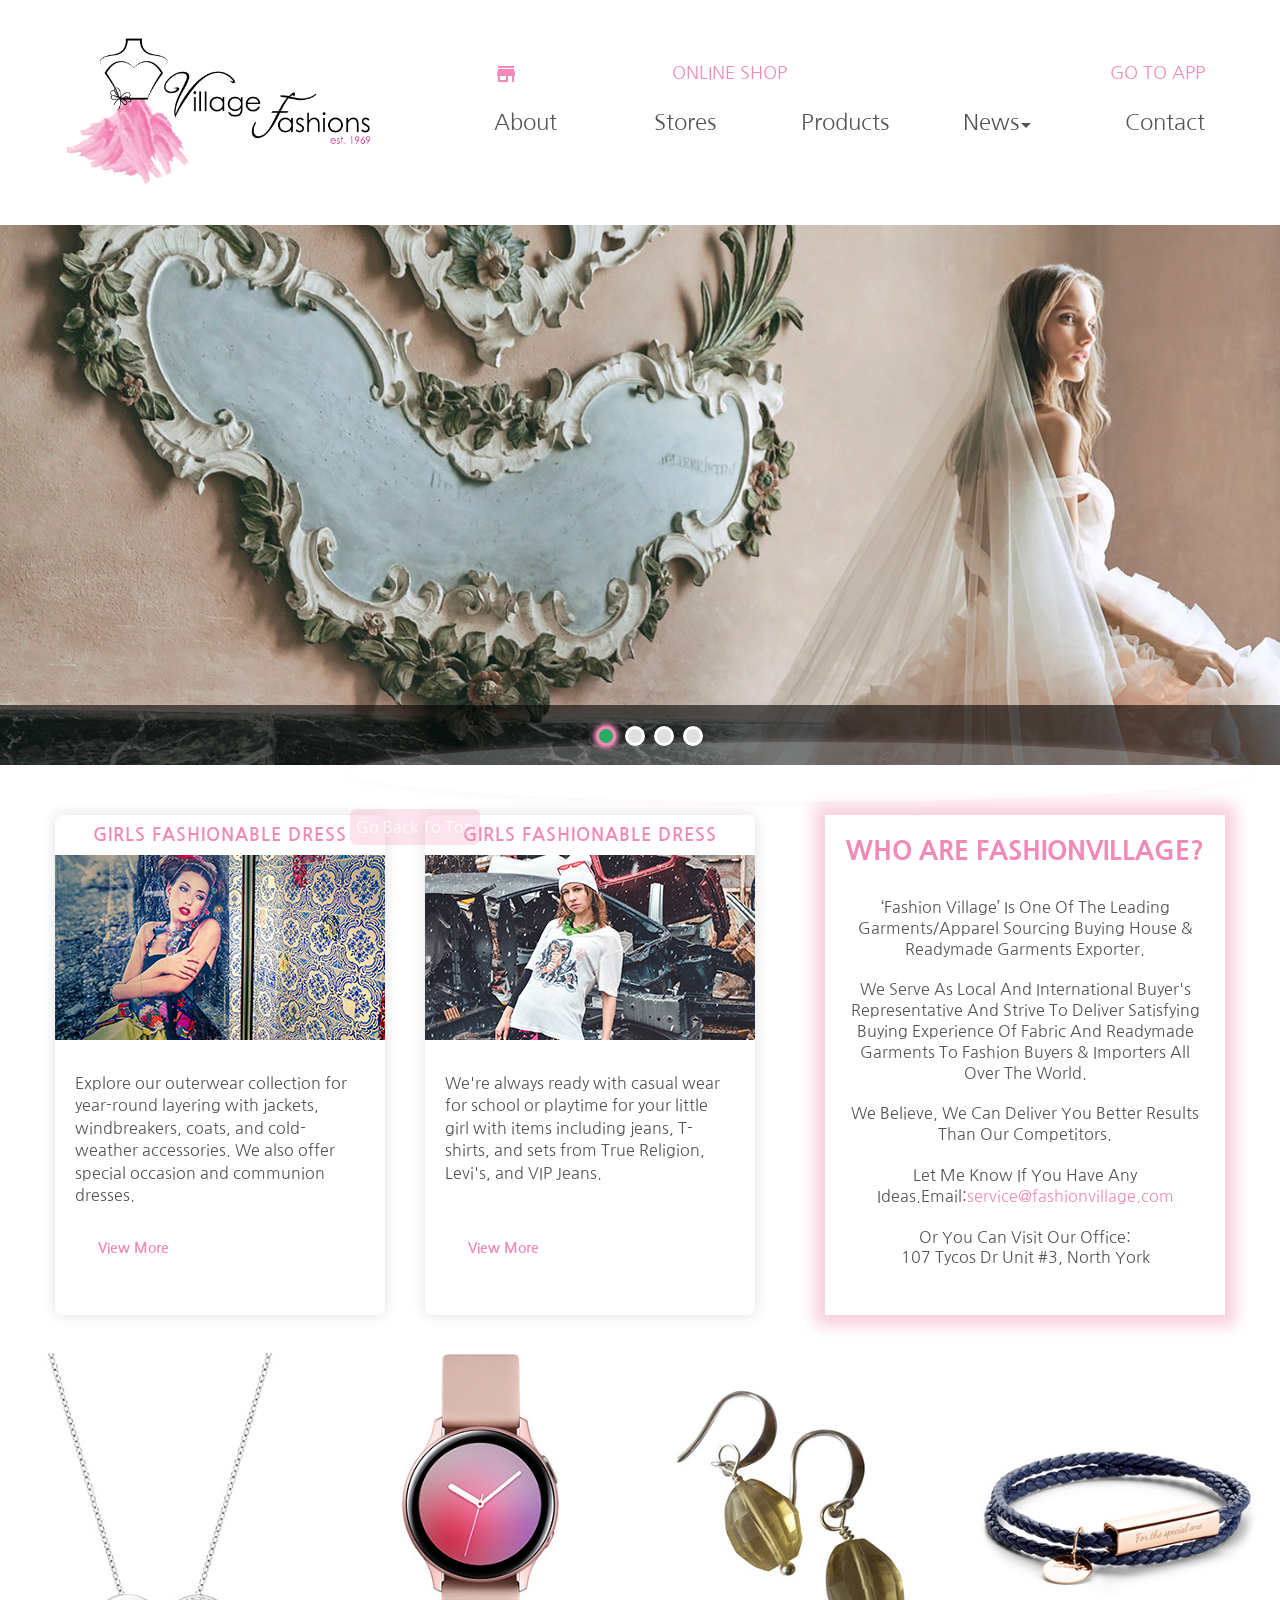
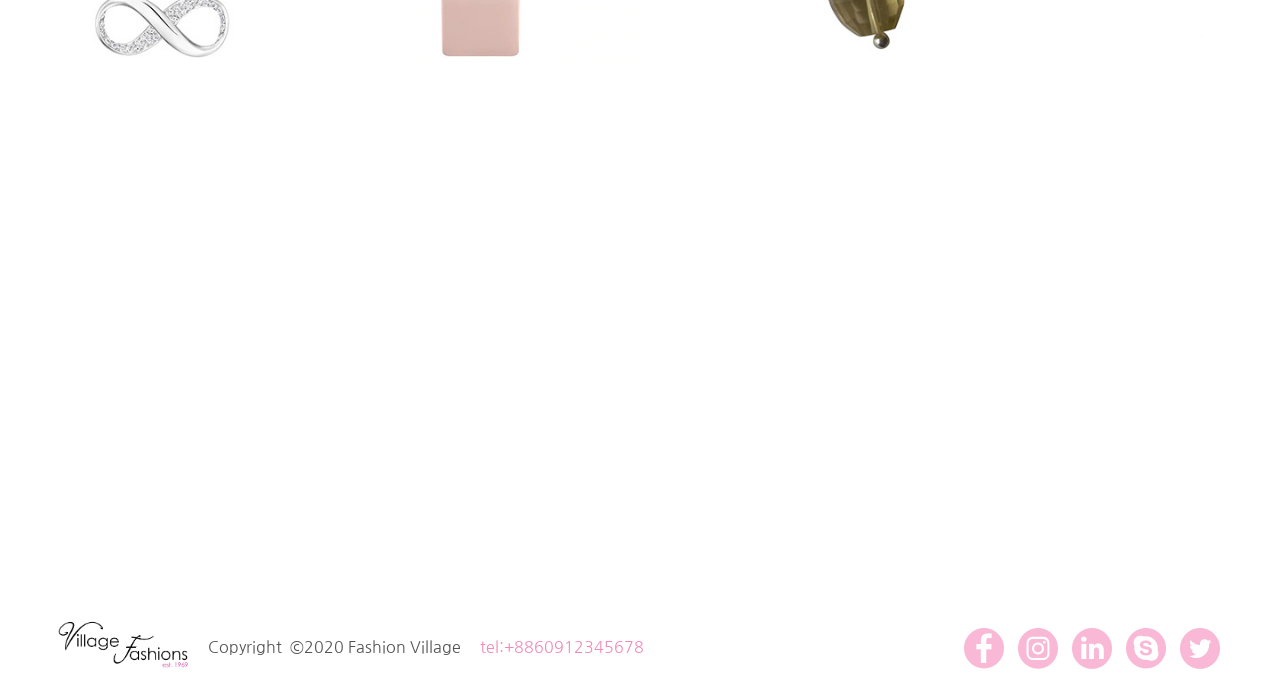
<file: index.html>
<!doctype html>
<html lang="en">

  <head>
    <meta charset="utf-8">
    <meta name="viewport" content="width=device-width, initial-scale=1.0,  user-scalable=1, minimum-scale=1.0, maximum-scale=2.0">
    <!-- https://developer.mozilla.org/en-US/docs/Web/HTML/Viewport_meta_tag -->

    <meta name="keywords" content="fashion village,fashion-village,fashion-village.com,shomon soft,shomonsoft,shomonsoft.com">
    <meta name="Description" content="Fashion Village is capable of exporting within very short period of time after the completion of production. We provide you with expert service on sourcing supplies and manufacture fashion items for your brand.We are specialized in manufacturing all kinds of Men’s wear, Women’s wear & Children’s wear.We have strong supervision on our authorized/partner factories by regular visit and expert Q.C team. We used to visit the factories in regular basis for the prompt result and if anything goes wrong, we can fix this up ASAP.We have no compromise with goods quality and our main goal is to satisfy our customer professionally with their expected quality and on time delivery of the order.">
    <meta name="author" content="Sunny, lovelychining@gmail">
    <title>Welcome to Fashion Village</title>

    <!-- 網站字型 -->
    <link href="https://fonts.googleapis.com/css2?family=Nanum+Gothic:wght@400;700;800&display=swap" rel="stylesheet">

    <!--網站小圖示-->
    <link rel="shortcut icon" href="images/ficon.ico">    <!--for old browser-->
    <link rel="icon" href="images/ficon.png">

    <!-- 加入主畫面圖示 -->
    <link rel="apple-touch-icon" href="images/ficon.png">

    <!--Social圖標  https://icomoon.io/-->
    <link rel="stylesheet" href="css/iconstyle.css">

    <!--Google圖標-->
    <link rel="stylesheet" href="https://fonts.googleapis.com/icon?family=Material+Icons">

    <!--歸零CSS-->
    <link href="css/reset.css" rel="stylesheet" type="text/css">
    <!--變數設定CSS-->
    <link href="css/basic.css" rel="stylesheet" type="text/css">
    <!--版面設定CSS-->
    <link href="css/style.css" rel="stylesheet" type="text/css">

    <!--媒體查詢CSS-->
    <link rel="stylesheet" href="css/style_m.css" media="(min-width:980px) and (max-width:1239px)">
    <link rel="stylesheet" href="css/style_s.css" media="(max-width:979px)">

    <!--橫幅輪播 左右控制圖示-->
    <link rel="stylesheet" href="https://fonts.googleapis.com/css2?family=Material+Symbols+Outlined:opsz,wght,FILL,GRAD@48,400,0,0" />

    <!--橫幅輪播CSS宣告-->
    <link rel="stylesheet" href="css/slide.css">

    <!-- JQ共用參數庫 for 橫幅 & Gotop  https://releases.jquery.com/jquery/ -->
    <script src="https://code.jquery.com/jquery-3.6.1.min.js"></script>

    <!--橫幅輪播JS宣告-->
    <script src="js/slide.min.js"></script>

    <!--GotopJS宣告-->
    <script src="js/gotop.js"></script>

  </head>

  <body>
    <!--頁首區塊-->
    <div id="header">
      <div id="logo">
        <h1><span>Fashion Village</span><a href="index.html"></a></h1>
      </div>
      <div id="nav">
        <!--上層固定選單-->
        <nav id="top-nav">
          <ul>
            <li><a href="#0"><span class="material-icons">app_shortcut</span><span class="topnav-text">Go To APP</span></a></li>
            <li><a href="#0"><span class="material-icons">storefront</span><span class="topnav-text">Online Shop</span></a></li>
          </ul>
        </nav>

        <nav id="main-nav">
          <!--漢堡選單-->
          <span class="tip">Click to Open Nevigation.</span>
          <input type="checkbox" class="toggler">
          <div class="hamburger">
            <div></div>  <!-- 漢堡選單三條線 -->
          </div>
          <div class="menu">  <!-- 設定選單整體展開後範圍 -->
            <!--主選單-->
            <div>  <!-- 設定選單背景 -->
              <div>  <!-- 設定選單內容動畫框架 -->
                <ul>  <!-- 選單原內容 -->
                  <li><a href="about.html">About</a></li>
                  <li><a href="stores.html">Stores</a></li>
                  <li><a href="products.html">Products</a></li>
                  <li> <a href="news.html">News<span class="material-icons">arrow_drop_down</span></a>
                    <ul>
                      <li><a href="news_lady.html">Lady</a></li>
                      <li><a href="news_girl.html">Girl</a></li>
                      <li><a href="news_child.html">Child</a></li>
                    </ul>
                  </li>
                  <li><a href="contact.html">Contact</a></li>
                  
                  <!--SNS選單-->
                  <p id="nav-sns">
                    <a href="https://www.facebook.com/fashionvillage/" target="_blank"><span class="icon-fb"></span> </a>
                    <a href="https://www.instagram.com/fashionvillage/" target="_blank"><span class="icon-ig"></span> </a>
                    <a href="https://www.linkedin.com/fashionvillage" target="_blank"><span class="icon-linkdein"></span> </a>
                    <a href="https://web.skype.com/" target="_blank"> <span class="icon-skype"></span> </a>
                    <a href="https://www.twitter.com/fashionvillage" target="_blank"><span class="icon-twitter"></span> </a>                    
                  </p>
                </ul>
              </div>
            </div>
          </div>
        </nav>
      </div>
    </div>

    <!--橫幅區塊-->
    <!-- <div id="banner"><img src="images/banner1.jpg" alt="Fashion Village" /></div>舊Banner無JS -->

    <div id="banner">
      <!--橫幅圖*4-->
      <div id="slide2d" class="slide-carousel slide-2d">
        <ul class="item-list">
          <li class="item0">
            <div class="item-content">
              <a href="javascript:void(0);">
                <picture>
                  <source media="(min-width: 768px) and (max-width: 959px)" srcset="images/banner1-tablet.jpg" />
                  <source media="(max-width: 767px)" srcset="images/banner1-mobile.jpg" />
                  <img src="images/banner1.jpg" alt="">
                </picture>
              </a>
            </div>
          </li>
          <li class="item1">
            <div class="item-content">
              <a href="javascript:void(0);">
                <picture>
                  <source media="(min-width: 768px) and (max-width: 959px)" srcset="images/banner2-tablet.jpg" />
                  <source media="(max-width: 767px)" srcset="images/banner2-mobile.jpg" />
                  <img src="images/banner2.jpg" alt="">
                </picture>
              </a>
            </div>
          </li>
          <li class="item2">
            <div class="item-content">
              <a href="javascript:void(0);">
                <picture>
                  <source media="(min-width: 768px) and (max-width: 959px)" srcset="images/banner3-tablet.jpg" />
                  <source media="(max-width: 767px)" srcset="images/banner3-mobile.jpg" />
                  <img src="images/banner3.jpg" alt="">
                </picture>
              </a>
            </div>
          </li>
          <li class="item3">
            <div class="item-content">
              <a href="javascript:void(0);">
                <picture>
                  <source media="(min-width: 768px) and (max-width: 959px)" srcset="images/banner4-tablet.jpg" />
                  <source media="(max-width: 767px)" srcset="images/banner4-mobile.jpg" />
                  <img src="images/banner4.jpg" alt="">
                </picture>
              </a>
            </div>
          </li>
        </ul>

        <!--指示小圖示-->
        <div class="indicator-list">
          <a href="javascript:void(0);" data-slide-index="0" class="selected"></a>
          <a href="javascript:void(0);" data-slide-index="1"></a>
          <a href="javascript:void(0);" data-slide-index="2"></a>
          <a href="javascript:void(0);" data-slide-index="3"></a>
        </div>

        <!--左右控制器-->
        <div class="controls">

          <!-- 使用Google Symbol -->
          <!-- <a class="item-prev material-symbols-outlined" href="javascript:void(0);">arrow_back_ios</a>
          <a class="item-next material-symbols-outlined" href="javascript:void(0);" >arrow_forward_ios</a> -->

          <!-- 使用自訂圖標字型 -->
          <a class="item-prev glyphicon glyphicon-menu-left" href="javascript:void(0);"></a>
          <a class="item-next glyphicon glyphicon-menu-right" href="javascript:void(0);"></a>
        </div>

        <!--說明文字/無文字只有黑色半透明底塊-->
        <div class="desc">
          <!-- <a href=""><strong id="sliderDesc1"></strong></a>-->
        </div>
      </div>
    </div>

    <!--內容區塊-->
    <div id="main-content">
      <div class="slogan">
        <h2>Who Are FashionVillage?</h2>
        <p>‘Fashion Village’ Is One Of The Leading Garments/Apparel Sourcing Buying House &amp; Readymade Garments
          Exporter. </p>
        <p>We Serve As Local And International Buyer's Representative And Strive To Deliver Satisfying Buying Experience
          Of Fabric And Readymade Garments To Fashion Buyers &amp; Importers All Over The World.</p>
        <p>We Believe, We Can Deliver You Better Results Than Our Competitors.</p>
        <p>Let Me Know If You Have Any Ideas.Email:<a href="mailto:service@fashionvillage.com">service@fashionvillage.com</a></p>
        <p>Or You Can Visit Our Office: <br>107 Tycos Dr Unit #3, North York</p>
      </div>
      <div class="post">
        <div class="post_title">Girls Fashionable Dress</div>
        <div class="post_img"><a href="products.html"><img src="images/postimg1.jpg" alt="Fashion Village" title="Click to see more" /></a></div>
        <div class="post_text"> Explore our outerwear collection for year-round layering with jackets, windbreakers, coats, and cold-weather accessories. We also offer special occasion and communion dresses. </div>
        <div class="more"><a href="products.html">View More <i class="material-icons">double_arrow</i></a></div>
      </div>
      <div class="post">
        <div class="post_title">Girls Fashionable Dress</div>
        <div class="post_img"><a href="products.html"><img src="images/postimg2.jpg" alt="Fashion Village" title="Click to see more" /></a></div>
        <div class="post_text">We're always ready with casual wear for school or playtime for your little girl with
          items including jeans, T-shirts, and sets from True Religion, Levi's, and VIP Jeans.</div>
        <div class="more"><a href="products.html">View More <i class="material-icons">double_arrow</i></a></div>
      </div>
    </div>

    <!--展示圖區塊-->
    <div id="picshow">
      <a href="products.html"><img src="images/picshow1.jpg" alt="Fashion Village" title="Click to see more" /></a>
      <a href="products.html"><img src="images/picshow2.jpg" alt="Fashion Village" title="Click to see more" /></a>
      <a href="products.html"><img src="images/picshow3.jpg" alt="Fashion Village" title="Click to see more" /></a>
      <a href="products.html"><img src="images/picshow4.jpg" alt="Fashion Village" title="Click to see more" /></a>
    </div>

    <!--影片區塊-->
    <div id="movie">
      <iframe src="https://www.youtube.com/embed/eKoy8SSB63Y" title="YouTube video player" frameborder="0" allow="accelerometer; autoplay; clipboard-write; encrypted-media; gyroscope; picture-in-picture" allowfullscreen></iframe>
    </div>

    <!--頁尾區塊-->
    <div id="footer">
      <div id="small-logo"> <a href="index.html"><img src="images/logo-small.png" alt="FashionVillage" title="Go Back To Homepage"></a> </div>
      <div id="copyright">
        <small>Copyright  ©2020 Fashion Village</small>
        <a href="tel:+8801886-666581">tel:+8860912345678</a>
      </div>
      <div id="sns">
        <!-- 使用SVG -->
        <!-- <a href="https://www.facebook.com/fashionvillage/" target="_blank"><img src="images/icon-fb.svg" alt="" /></a>
        <a href="https://www.instagram.com/fashionvillage/" target="_blank"><img src="images/icon-ig.svg" alt="" /></a>
        <a href="https://www.linkedin.com/fashionvillage/" target="_blank"><img src="images/icon-linkedin.svg" alt="" /></a>
        <a href="https://web.skype.com/" target="_blank"><img src="images/icon-skype.svg" alt="" /></a>
        <a href="https://www.twitter.com/fashionvillage/" target="_blank"><img src="images/icon-twitter.svg" alt="" /></a> -->

        <!-- 使用自訂圖標字型 -->
          <a href="https://www.facebook.com/fashionvillage/" target="_blank"><span class="icon-fb"></span> </a>
          <a href="https://www.instagram.com/fashionvillage/" target="_blank"><span class="icon-ig"></span> </a>
          <a href="https://www.linkedin.com/fashionvillage" target="_blank"><span class="icon-linkdein"></span> </a>
          <a href="https://web.skype.com/" target="_blank"> <span class="icon-skype"></span> </a>
          <a href="https://www.twitter.com/fashionvillage" target="_blank"><span class="icon-twitter"></span> </a>
                
      </div>
      
    </div>

    <!--Go Top區塊-->
    <!-- <div id="gotop">
      <a href="#">
        <span class="material-icons">arrow_circle_up</span>
        <span class="gotip">Go Back To Top</span>
      </a>
    </div> -->

    <div id="gotop" onclick="topFunction()" title="Click to go back top"><!--onclick="topFunction()"在使用外部JS後可拿掉-->
      <span class="material-icons">arrow_circle_up</span>
      <span class="gotip">Go Back To Top</span>
    </div>
    <!-- <script>
      //onclick="topFunction()"對應內部JS
      //設定變數指定gotop
      var myButton = document.getElementById("gotop");

      //設定當畫面捲動到400時出現Gotop按鈕，否則就隱藏起來
      window.onscroll = function () { scrollFunction() };

      function scrollFunction() {
        if (document.body.scrollTop > 400 || document.documentElement.scrollTop > 400) {
          myButton.style.display = "block";
        } else {
          myButton.style.display = "none";
        }
      }

      //設定按下按鈕時畫面移到頁面上方
      function topFunction() {
        document.body.scrollTop = 0;
        document.documentElement.scrollTop = 0;
      } 
    </script> -->

  </body>

</html>
</file>
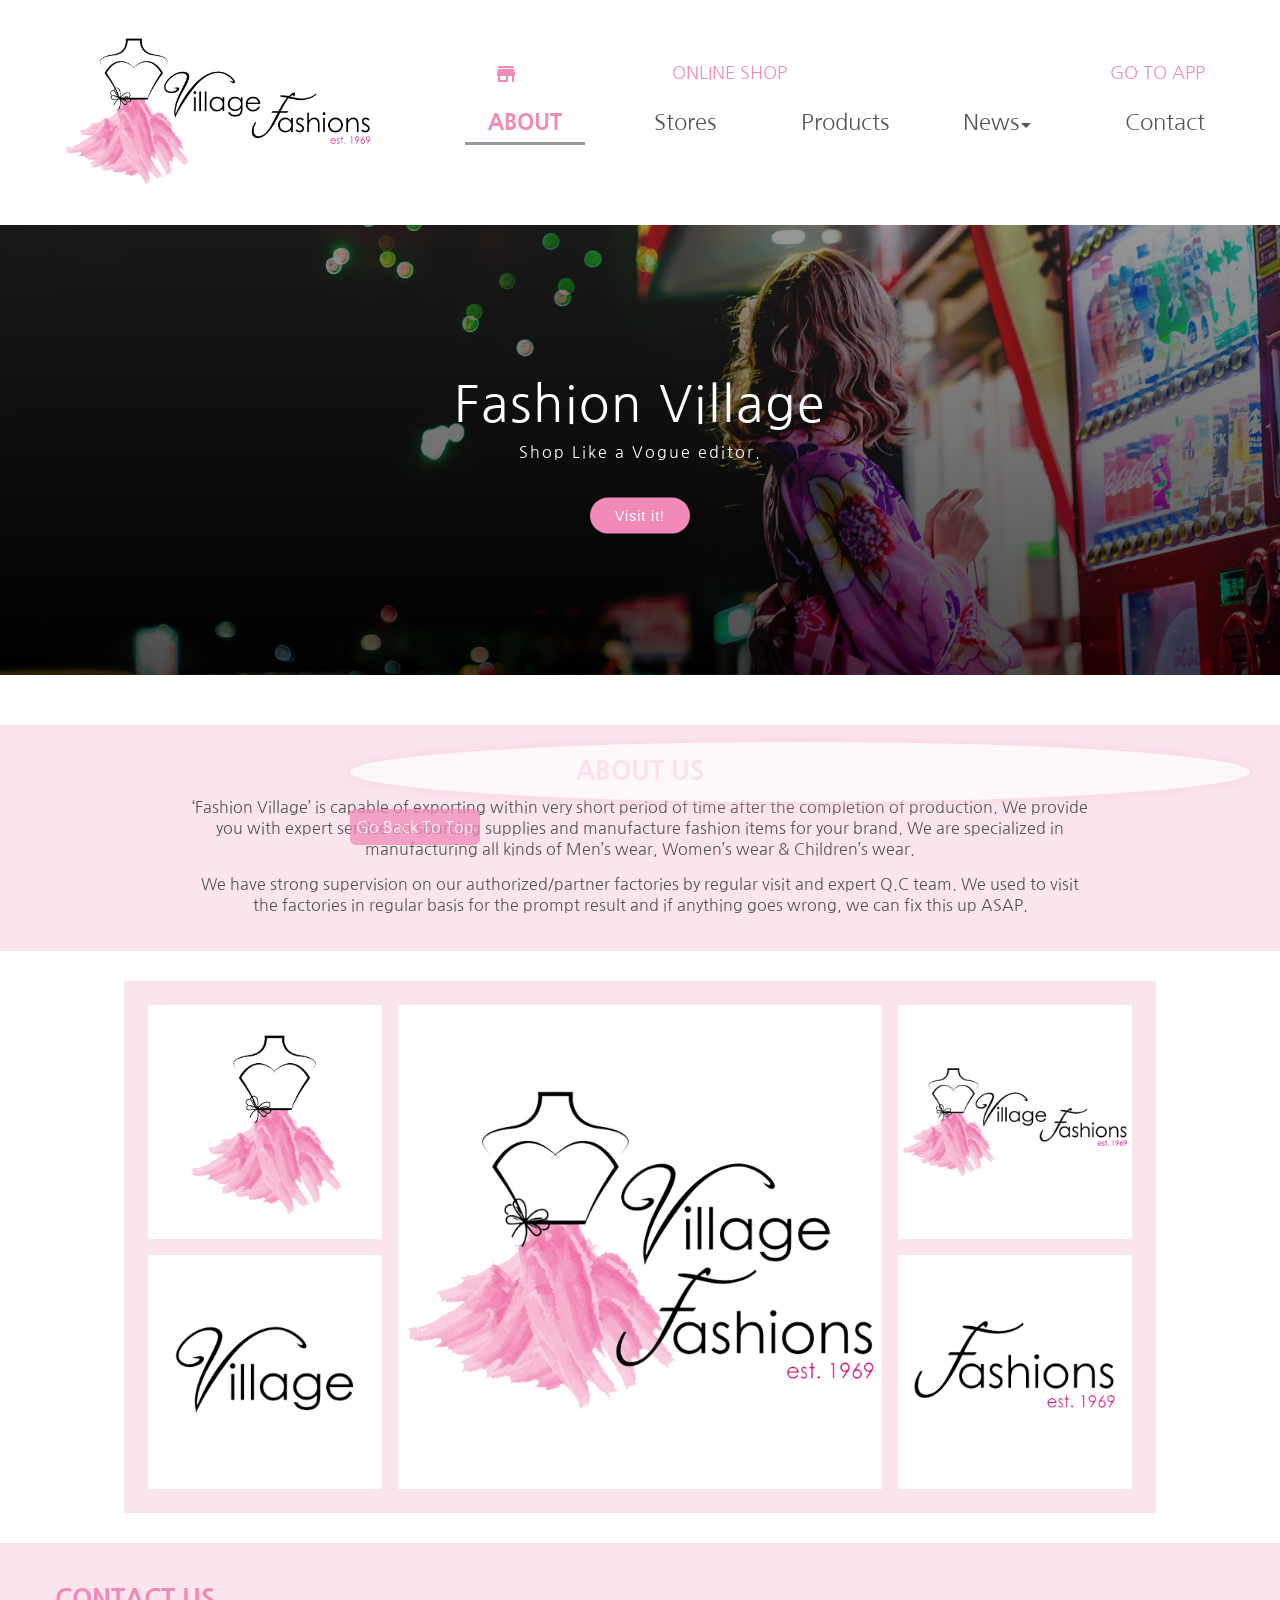
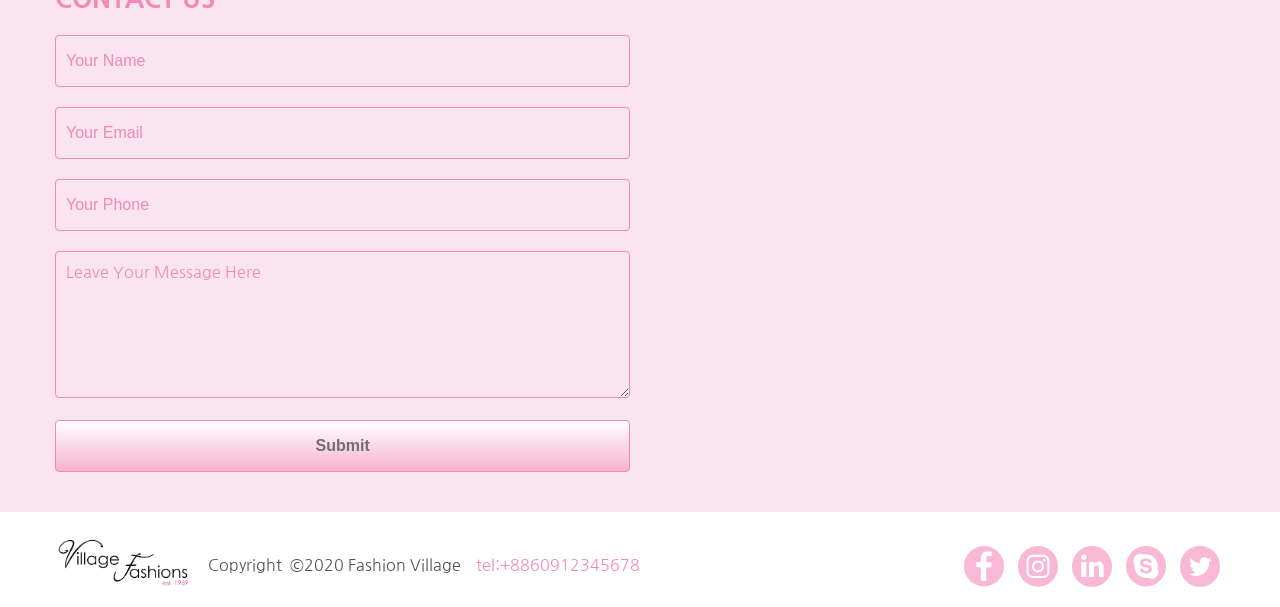
<file: about.html>
<!doctype html>
<html lang="en">

<head>
	<meta charset="utf-8">
	<meta name="viewport" content="width=device-width, initial-scale=1.0,  user-scalable=1, minimum-scale=1.0, maximum-scale=2.0">
	<!-- https://developer.mozilla.org/en-US/docs/Web/HTML/Viewport_meta_tag -->

	<meta name="keywords" content="fasion village,fashion-village,fasion-village.com,shomon soft,shomonsoft,shomonsoft.com">
	<meta name="Description" content="Fashion Village is capable of exporting within very short period of time after the completion of production. We provide you with expert service on sourcing supplies and manufacture fashion items for your brand.We are specialized in manufacturing all kinds of Men’s wear, Women’s wear & Children’s wear.We have strong supervision on our authorized/partner factories by regular visit and expert Q.C team. We used to visit the factories in regular basis for the prompt result and if anything goes wrong, we can fix this up ASAP.We have no compromise with goods quality and our main goal is to satisfy our customer professionally with their expected quality and on time delivery of the order.">
	<title>Welcome to Fashion Village - About Us</title>

	<!-- 網站字型 -->
	<link href="https://fonts.googleapis.com/css2?family=Nanum+Gothic:wght@400;700;800&display=swap" rel="stylesheet">

	<!--網站小圖示-->
	<link rel="shortcut icon" href="images/icon-main.ico">

	<!--Social圖標-->
	<link href="css/iconstyle.css" rel="stylesheet" type="text/css">
	<!--Google圖標-->
	<link rel="stylesheet" href="https://fonts.googleapis.com/icon?family=Material+Icons">

	<!--歸零CSS-->
	<link href="css/reset.css" rel="stylesheet" type="text/css">
	<!--變數設定CSS-->
	<link href="css/basic.css" rel="stylesheet" type="text/css">
	<!--版面設定CSS-->
	<link href="css/style.css" rel="stylesheet" type="text/css">

	<!--媒體查詢CSS-->
	<link rel="stylesheet" href="css/style_m.css" media="(min-width:980px) and (max-width:1239px)">
	<link rel="stylesheet" href="css/style_s.css" media="(max-width:979px)">

	<!-- JQ共用參數庫 for 橫幅 & Gotop  https://releases.jquery.com/jquery/ -->
	<script src="https://code.jquery.com/jquery-3.6.1.min.js"></script>

	<!--GotopJS宣告-->
	<script src="js/gotop.js"></script>

</head>

<body>
	<!--頁首區塊-->
	<div id="header">
		<div id="logo">
			<h1><span>Fashion Village</span><a href="index.html"></a></h1>
		</div>
		<div id="nav">
			<!--上層固定選單-->
			<nav id="top-nav">
			  <ul>
				<li><a href="#0"><span class="material-icons">app_shortcut</span><span class="topnav-text">Go To APP</span></a></li>
				<li><a href="#0"><span class="material-icons">storefront</span><span class="topnav-text">Online Shop</span></a></li>
			  </ul>
			</nav>
	
			<nav id="main-nav">
			  <!--漢堡選單-->
			  <input type="checkbox" class="toggler">
			  <div class="hamburger">
				<div></div>
			  </div>
			  <div class="menu">
				<!--主選單-->
				<div>
				  <div>
					<ul>
					  <li><a href="about.html" class="highlight_txt">About</a></li>
					  <li><a href="stores.html">Stores</a></li>
					  <li><a href="products.html">Products</a></li>
					  <li> <a href="news.html">News<span class="material-icons">arrow_drop_down</span></a>
						<ul>
						  <li><a href="news_lady.html">Lady</a></li>
						  <li><a href="news_girl.html">Girl</a></li>
						  <li><a href="news_child.html">Child</a></li>
						</ul>
					  </li>
					  <li><a href="contact.html">Contact</a></li>
					  
					  <!--SNS選單-->
					  <p id="nav-sns">
						<a href="https://www.facebook.com/fashionvillage/" target="_blank"><span class="icon-fb"></span> </a>
						<a href="https://www.instagram.com/fashionvillage/" target="_blank"><span class="icon-ig"></span> </a>
						<a href="https://www.linkedin.com/fashionvillage" target="_blank"><span class="icon-linkdein"></span> </a>
						<a href="https://web.skype.com/" target="_blank"> <span class="icon-skype"></span> </a>
						<a href="https://www.twitter.com/fashionvillage" target="_blank"><span class="icon-twitter"></span> </a>                    
					  </p>
					</ul>
				  </div>
				</div>
			  </div>
			</nav>
		  </div>
	</div>

	<!--橫幅區塊-->
	<div class="hero-image" style="background-image: linear-gradient(rgba(50, 50, 50, 0.5), rgba(0, 0, 0, 0.7)), url('images/banner1.jpg');">
		<div class="hero-text">
			<h1 class="font-size_50 line-height_15">Fashion Village</h1>
			<p class="margin-bottom_20">Shop Like a Vogue editor.</p>
			<button>Visit it!</button>
		</div>
	</div>

	<!--內容區塊-->
	<div class="full_layout bg_piggy">
		<div id="maintxt">
			<h2 class="color_pink">About Us</h2>
			<p>‘Fashion Village’ is capable of exporting within very short period of time after the completion of production. We provide you with expert service on sourcing supplies and manufacture fashion items for your brand. We are specialized in manufacturing all kinds of Men’s wear, Women’s wear &amp; Children’s wear.</p>
			<p>We have strong supervision on our authorized/partner factories by regular visit and expert Q.C team. We used to visit the factories in regular basis for the prompt result and if anything goes wrong, we can fix this up ASAP.</p>
		</div>
	</div>

	<!--Logo說明區塊-->
	<div id="mainpic">
		<div class="item1">
			<img src="images/logo-1.jpg" alt="" class="pic_transform" />
		</div>
		<div class="item2">
			<img src="images/logo-2.jpg" alt="" class="pic_transform" />
		</div>
		<div class="item3">
			<img src="images/logo-4.jpg" alt="" class="pic_transform" />
		</div>
		<div class="item4">
			<img src="images/logo-5.jpg" alt="" class="pic_transform" />
		</div>
		<div class="item5">
			<img src="images/logo-3.jpg" alt="" class="pic_transform" />
		</div>

		<!-- <table width="1000" border="15" cellspacing="0" cellpadding="0">
				<tbody>
					<tr>
						<td class="small-logo"><img src="images/logo-1.jpg" alt="" class="pic_transform" /></td>
						<td rowspan="2" class="large-logo"><img src="images/logo-5.jpg" alt="" class="pic_transform" /></td>
						<td class="small-logo"><img src="images/logo-3.jpg" alt="" class="pic_transform" /></td>
					</tr>
					<tr>
						<td class="small-logo"><img src="images/logo-2.jpg" alt="" class="pic_transform" /></td>
						<td class="small-logo"><img src="images/logo-4.jpg" alt="" class="pic_transform" /></td>
					</tr>
				</tbody>
			</table>   舊版表格呈現-->

	</div>

	<!--表單地圖區塊-->
	<div class="full_layout bg_piggy padding_v3">
		<div id="main-content">
			<h2 class="color_pink">Contact Us</h2>
			<div id="contact_form">
				<form method="post" action="">
					<input type="text" name="username" id="username" placeholder="Your Name">
					<input type="text" name="usermail" id="email" placeholder="Your Email">
					<input type="text" name="userphone" id="phone" placeholder="Your Phone">
					<textarea name="useropinion" id="useropinion" placeholder="Leave Your Message Here"></textarea>
					<input type="submit" value="Submit" class="button_pink-gradient cursor_pointer"
						onclick="alert('Thank You!\n We will respond ASAP!')">
				</form>
			</div>
			
			<div id="map">
				<iframe src="https://www.google.com/maps/embed?pb=!1m18!1m12!1m3!1d3648.7644502899884!2d90.38802811486282!3d23.862496690402004!2m3!1f0!2f0!3f0!3m2!1i1024!2i768!4f13.1!3m3!1m2!1s0x3755c41935c7ef4f%3A0x4283c8abb32bf882!2zUmQgTm8gNi9BLCBEaGFrYSAxMjMw5a2f5Yqg5ouJ!5e0!3m2!1szh-TW!2stw!4v1600258480162!5m2!1szh-TW!2stw" width="98%" height="445" frameborder="0" style="border:0;" allowfullscreen="" aria-hidden="false" tabindex="0"></iframe>
			</div>
		</div>
	</div>

	<!--頁尾區塊-->
	<div id="footer">
		<div id="small-logo"> <a href="index.html"><img src="images/logo-small.png" alt="FashionVillage" title="Go Back To Homepage"></a> </div>
		<div id="copyright"><small>Copyright  ©2020 Fashion Village</small><a
				href="tel:+8801886-666581">tel:+8860912345678</a> </div>
				<div id="sns">
					<a href="https://www.facebook.com/fashionvillage/" target="_blank"><span class="icon-fb"></span> </a>
					<a href="https://www.instagram.com/fashionvillage/" target="_blank"><span class="icon-ig"></span> </a>
					<a href="https://www.linkedin.com/fashionvillage" target="_blank"><span class="icon-linkdein"></span> </a>
					<a href="https://web.skype.com/" target="_blank"> <span class="icon-skype"></span> </a>
					<a href="https://www.twitter.com/fashionvillage" target="_blank"><span class="icon-twitter"></span> </a>
				</div>
	</div>
	<!--Go Top區塊-->
	<div id="gotop">
		<a href="#">
			<span class="material-icons">arrow_circle_up</span>
			<span class="gotip">Go Back To Top</span>
		</a>
	</div>
</body>

</html>
</file>
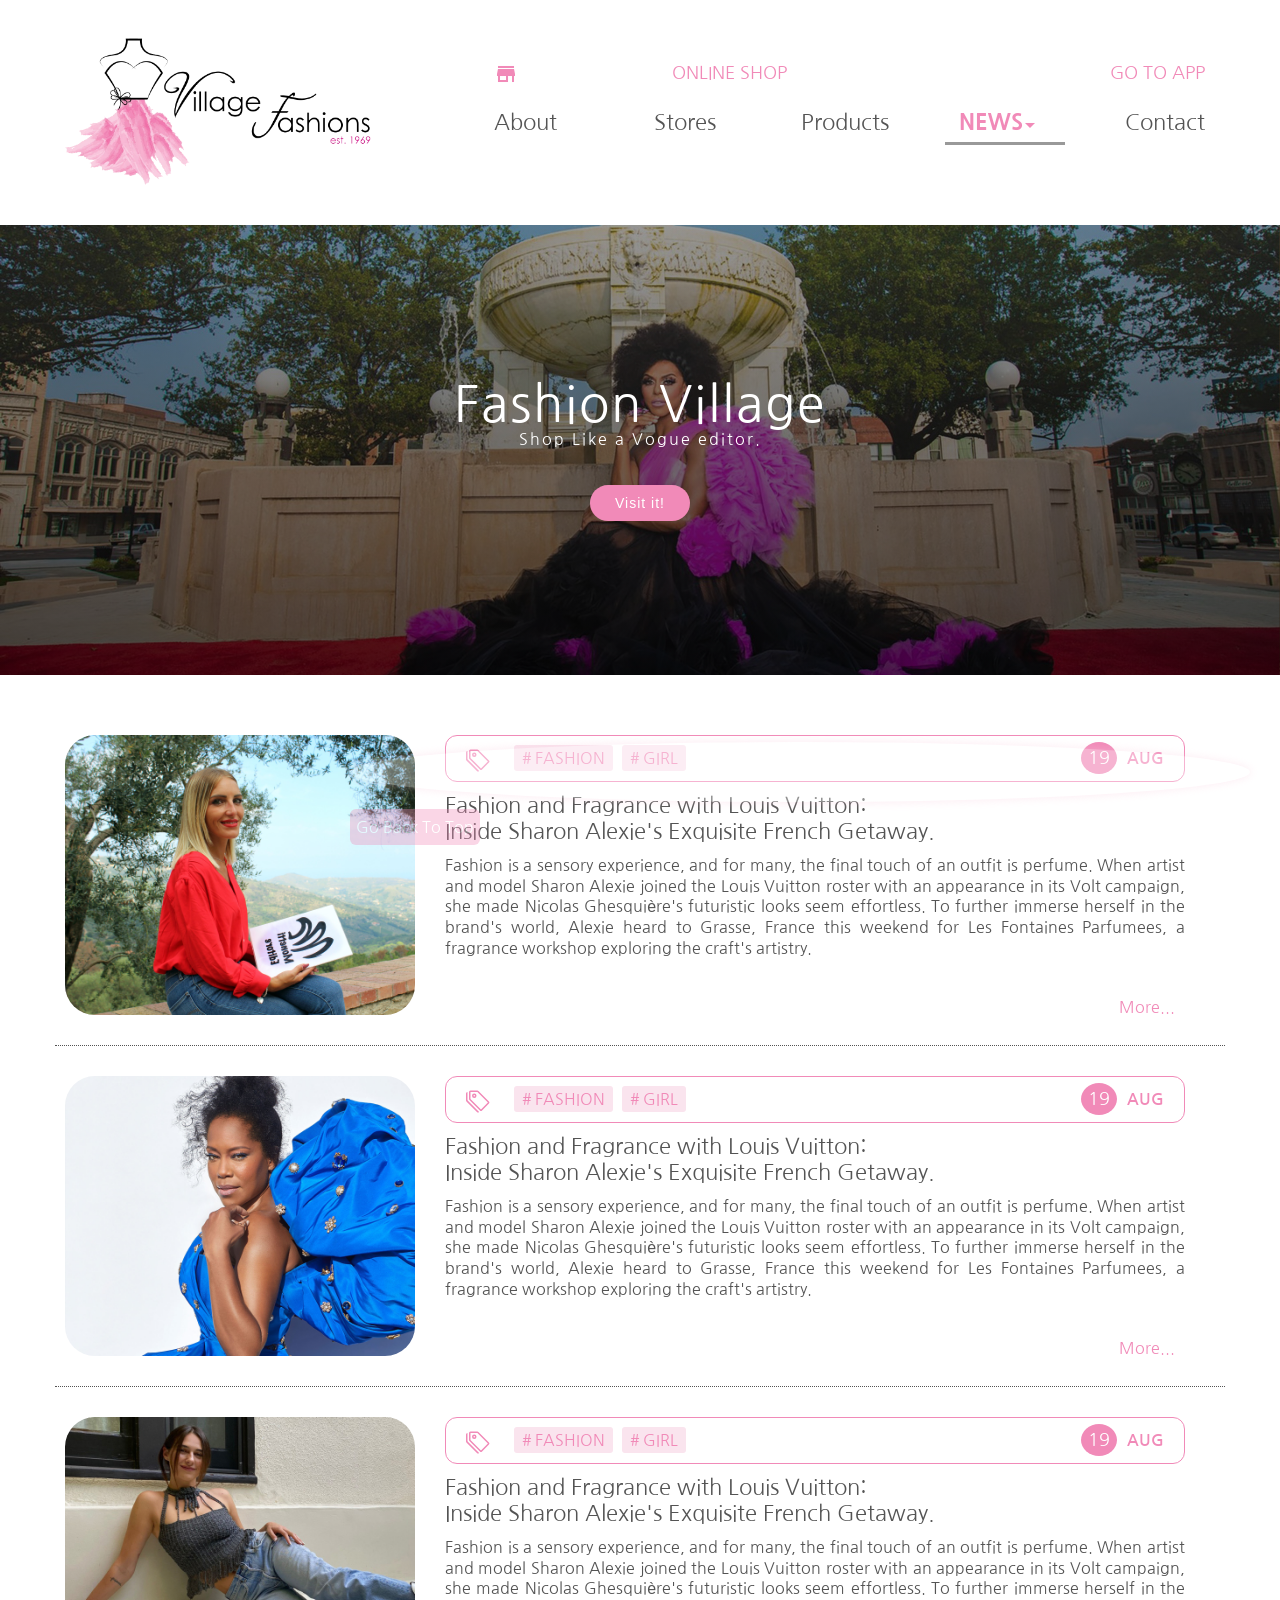
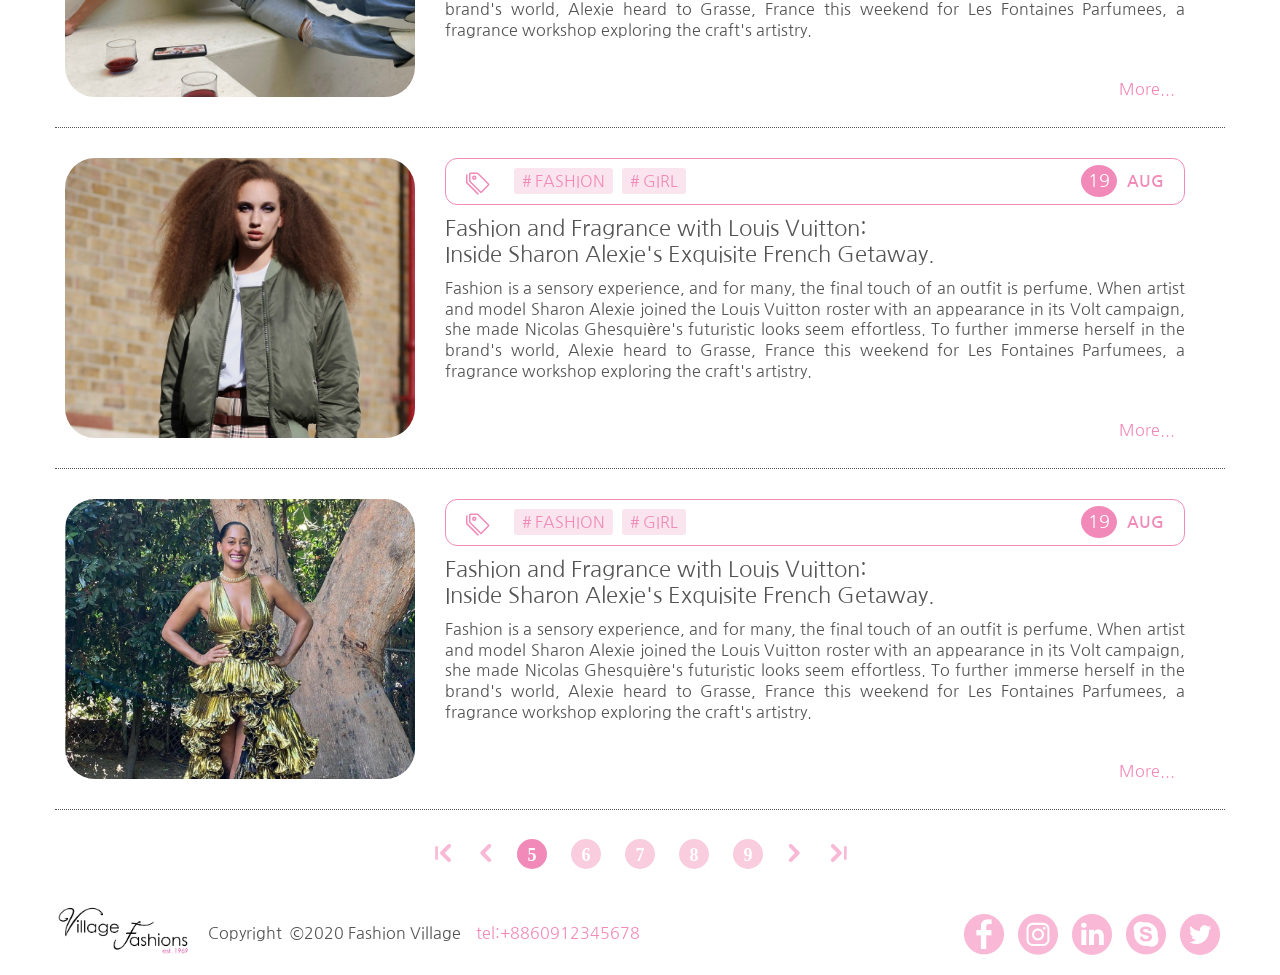
<file: news.html>
<!doctype html>
<html lang="en">

	<head>
		<meta charset="utf-8">
		<meta name="viewport" content="width=device-width, initial-scale=1.0,  user-scalable=1, minimum-scale=1.0, maximum-scale=2.0">
		<!-- https://developer.mozilla.org/en-US/docs/Web/HTML/Viewport_meta_tag -->

		<meta name="keywords" content="fasion village,fashion-village,fasion-village.com,shomon soft,shomonsoft,shomonsoft.com">
		<meta name="Description" content="Fashion Village is capable of exporting within very short period of time after the completion of production. We provide you with expert service on sourcing supplies and manufacture fashion items for your brand.We are specialized in manufacturing all kinds of Men’s wear, Women’s wear & Children’s wear.We have strong supervision on our authorized/partner factories by regular visit and expert Q.C team. We used to visit the factories in regular basis for the prompt result and if anything goes wrong, we can fix this up ASAP.We have no compromise with goods quality and our main goal is to satisfy our customer professionally with their expected quality and on time delivery of the order.">
		<title>Welcome to Fashion Village - Hot News</title>

		<!-- 網站字型 -->
		<link href="https://fonts.googleapis.com/css2?family=Nanum+Gothic:wght@400;700;800&display=swap" rel="stylesheet">

		<!--網站小圖示-->
		<link rel="shortcut icon" href="images/icon-main.ico">

		<!--Social圖標-->
		<link href="css/iconstyle.css" rel="stylesheet" type="text/css">
		<!--Google圖標-->
		<link rel="stylesheet" href="https://fonts.googleapis.com/icon?family=Material+Icons">

		<!--歸零CSS-->
		<link href="css/reset.css" rel="stylesheet" type="text/css">
		<!--變數設定CSS-->
		<link href="css/basic.css" rel="stylesheet" type="text/css">
		<!--版面設定CSS-->
		<link href="css/style.css" rel="stylesheet" type="text/css">

		<!--媒體查詢CSS-->
		<link rel="stylesheet" href="css/style_m.css" media="(min-width:980px) and (max-width:1239px)">
		<link rel="stylesheet" href="css/style_s.css" media="(max-width:979px)">

		<!-- JQ共用參數庫 for 橫幅 & Gotop  https://releases.jquery.com/jquery/ -->
		<script src="https://code.jquery.com/jquery-3.6.1.min.js"></script>

		<!--GotopJS宣告-->
		<script src="js/gotop.js"></script>

	</head>


	<body>
		<!--頁首區塊-->
		<div id="header">
			<div id="logo">
				<h1><span>Fashion Village</span><a href="index.html"></a></h1>
			</div>
			<div id="nav">
				<!--上層固定選單-->
				<nav id="top-nav">
					<ul>
						<li><a href="#0"><span class="material-icons">app_shortcut</span><span class="topnav-text">Go To APP</span></a></li>
						<li><a href="#0"><span class="material-icons">storefront</span><span class="topnav-text">Online Shop</span></a></li>
					</ul>
				</nav>

				<nav id="main-nav">
					<!--漢堡選單-->
					<span class="tip">Click to Open Nevigation.</span>
					<input type="checkbox" class="toggler">
					<div class="hamburger">
						<div></div>
					</div>
					<div class="menu">
						<!--主選單-->
						<div>
							<div>
								<ul>
									<li><a href="about.html">About</a></li>
									<li><a href="stores.html">Stores</a></li>
									<li><a href="products.html">Products</a></li>
									<li> <a href="news.html" class="highlight_txt">News<span class="material-icons">arrow_drop_down</span></a>
										<ul>
											<li><a href="news_lady.html">Lady</a></li>
											<li><a href="news_girl.html">Girl</a></li>
											<li><a href="news_child.html">Child</a></li>
										</ul>
									</li>
									<li><a href="contact.html">Contact</a></li>

									<!--SNS選單-->
									<p id="nav-sns">
										<a href="https://www.facebook.com/fashionvillage/" target="_blank"><span class="icon-fb"></span> </a>
										<a href="https://www.instagram.com/fashionvillage/" target="_blank"><span class="icon-ig"></span> </a>
										<a href="https://www.linkedin.com/fashionvillage" target="_blank"><span class="icon-linkdein"></span> </a>
										<a href="https://web.skype.com/" target="_blank"> <span class="icon-skype"></span> </a>
										<a href="https://www.twitter.com/fashionvillage" target="_blank"><span class="icon-twitter"></span> </a>
									</p>
								</ul>
							</div>
						</div>
					</div>
				</nav>
			</div>
		</div>

		<!--橫幅區塊-->
		<div class="hero-image" style="background-image: linear-gradient(rgba(50, 50, 50, 0.5), rgba(0, 0, 0, 0.7)), url('images/banner4.jpg');">
			<div class="hero-text">
				<h1 class="font-size_50 line_height-15">Fashion Village</h1>
				<p class="margin-bottom_20">Shop Like a Vogue editor.</p>
				<button>Visit it!</button>
			</div>
		</div>

		<!--內容區塊-->
		<div id="main-content">
			<!-- 圖文消息1 -->
			<div class="newspost">
				<!-- 左方圖片 -->
				<div class="news_pic border-radius_30">
					<a href="#"><img src="images/newspic1.jpg" class="flip_img" alt=""></a>
				</div>
				<!-- 右方文字 -->
				<div class="news_txt">
					<!-- 標籤設計 -->
					<div class="category">
						<svg width="1.5em" height="1.5em" viewBox="0 0 16 16" class="myicon" xmlns="http://www.w3.org/2000/svg">
							<path fill-rule="evenodd" d="M3 2v4.586l7 7L14.586 9l-7-7H3zM2 2a1 1 0 0 1 1-1h4.586a1 1 0 0 1 .707.293l7 7a1 1 0 0 1 0 1.414l-4.586 4.586a1 1 0 0 1-1.414 0l-7-7A1 1 0 0 1 2 6.586V2z" />
							<path fill-rule="evenodd" d="M5.5 5a.5.5 0 1 0 0-1 .5.5 0 0 0 0 1zm0 1a1.5 1.5 0 1 0 0-3 1.5 1.5 0 0 0 0 3z" />
							<path d="M1 7.086a1 1 0 0 0 .293.707L8.75 15.25l-.043.043a1 1 0 0 1-1.414 0l-7-7A1 1 0 0 1 0 7.586V3a1 1 0 0 1 1-1v5.086z" />
						</svg>
						<a href="#">Fashion</a>
						<a href="#">Girl</a>
						<!-- 日期設定 -->
						<span class="date">
							<span class="date_day">19</span>
							<span class="date_month">Aug</span>
						</span>
					</div>
					<h4>Fashion and Fragrance with Louis Vuitton: <br>Inside Sharon Alexie's Exquisite French Getaway.</h4>
					<p class="text-align_justify">Fashion is a sensory experience, and for many, the final touch of an outfit is perfume. When artist and model Sharon Alexie joined the Louis Vuitton roster with an appearance in its Volt campaign, she made Nicolas Ghesquière's futuristic looks seem effortless. To further immerse herself in the brand's world, Alexie heard to Grasse, France this weekend for Les Fontaines Parfumees, a fragrance workshop exploring the craft's artistry.</p>
					<a href="#" class="more">More...</a>
				</div>
			</div>

			<!-- 圖文消息2 -->
			<div class="newspost">
				<!-- 左方圖片 -->
				<div class="news_pic border-radius_30">
					<a href="#"><img src="images/newspic2.jpg" class="flip_img" alt=""></a>
				</div>
				<!-- 右方文字 -->
				<div class="news_txt">
					<!-- 標籤設計 -->
					<div class="category">
						<svg width="1.5em" height="1.5em" viewBox="0 0 16 16" class="myicon" xmlns="http://www.w3.org/2000/svg">
							<path fill-rule="evenodd" d="M3 2v4.586l7 7L14.586 9l-7-7H3zM2 2a1 1 0 0 1 1-1h4.586a1 1 0 0 1 .707.293l7 7a1 1 0 0 1 0 1.414l-4.586 4.586a1 1 0 0 1-1.414 0l-7-7A1 1 0 0 1 2 6.586V2z" />
							<path fill-rule="evenodd" d="M5.5 5a.5.5 0 1 0 0-1 .5.5 0 0 0 0 1zm0 1a1.5 1.5 0 1 0 0-3 1.5 1.5 0 0 0 0 3z" />
							<path d="M1 7.086a1 1 0 0 0 .293.707L8.75 15.25l-.043.043a1 1 0 0 1-1.414 0l-7-7A1 1 0 0 1 0 7.586V3a1 1 0 0 1 1-1v5.086z" />
						</svg>
						<a href="#">Fashion</a>
						<a href="#">Girl</a>
						<!-- 日期設定 -->
						<span class="date">
							<span class="date_day">19</span>
							<span class="date_month">Aug</span>
						</span>
					</div>
					<h4>Fashion and Fragrance with Louis Vuitton: <br>Inside Sharon Alexie's Exquisite French Getaway.</h4>
					<p class="text-align_justify">Fashion is a sensory experience, and for many, the final touch of an outfit is perfume. When artist and model Sharon Alexie joined the Louis Vuitton roster with an appearance in its Volt campaign, she made Nicolas Ghesquière's futuristic looks seem effortless. To further immerse herself in the brand's world, Alexie heard to Grasse, France this weekend for Les Fontaines Parfumees, a fragrance workshop exploring the craft's artistry.</p>
					<a href="#" class="more">More...</a>
				</div>
			</div>

			<!-- 圖文消息3 -->
			<div class="newspost">
				<!-- 左方圖片 -->
				<div class="news_pic border-radius_30">
					<a href="#"><img src="images/newspic3.jpg" class="flip_img" alt=""></a>
				</div>
				<!-- 右方文字 -->
				<div class="news_txt">
					<!-- 標籤設計 -->
					<div class="category">
						<svg width="1.5em" height="1.5em" viewBox="0 0 16 16" class="myicon" xmlns="http://www.w3.org/2000/svg">
							<path fill-rule="evenodd" d="M3 2v4.586l7 7L14.586 9l-7-7H3zM2 2a1 1 0 0 1 1-1h4.586a1 1 0 0 1 .707.293l7 7a1 1 0 0 1 0 1.414l-4.586 4.586a1 1 0 0 1-1.414 0l-7-7A1 1 0 0 1 2 6.586V2z" />
							<path fill-rule="evenodd" d="M5.5 5a.5.5 0 1 0 0-1 .5.5 0 0 0 0 1zm0 1a1.5 1.5 0 1 0 0-3 1.5 1.5 0 0 0 0 3z" />
							<path d="M1 7.086a1 1 0 0 0 .293.707L8.75 15.25l-.043.043a1 1 0 0 1-1.414 0l-7-7A1 1 0 0 1 0 7.586V3a1 1 0 0 1 1-1v5.086z" />
						</svg>
						<a href="#">Fashion</a>
						<a href="#">Girl</a>
						<!-- 日期設定 -->
						<span class="date">
							<span class="date_day">19</span>
							<span class="date_month">Aug</span>
						</span>
					</div>
					<h4>Fashion and Fragrance with Louis Vuitton: <br>Inside Sharon Alexie's Exquisite French Getaway.</h4>
					<p class="text-align_justify">Fashion is a sensory experience, and for many, the final touch of an outfit is perfume. When artist and model Sharon Alexie joined the Louis Vuitton roster with an appearance in its Volt campaign, she made Nicolas Ghesquière's futuristic looks seem effortless. To further immerse herself in the brand's world, Alexie heard to Grasse, France this weekend for Les Fontaines Parfumees, a fragrance workshop exploring the craft's artistry.</p>
					<a href="#" class="more">More...</a>
				</div>
			</div>

			<!-- 圖文消息4 -->
			<div class="newspost">
				<!-- 左方圖片 -->
				<div class="news_pic border-radius_30">
					<a href="#"><img src="images/newspic4.jpg" class="flip_img" alt=""></a>
				</div>
				<!-- 右方文字 -->
				<div class="news_txt">
					<!-- 標籤設計 -->
					<div class="category">
						<svg width="1.5em" height="1.5em" viewBox="0 0 16 16" class="myicon" xmlns="http://www.w3.org/2000/svg">
							<path fill-rule="evenodd" d="M3 2v4.586l7 7L14.586 9l-7-7H3zM2 2a1 1 0 0 1 1-1h4.586a1 1 0 0 1 .707.293l7 7a1 1 0 0 1 0 1.414l-4.586 4.586a1 1 0 0 1-1.414 0l-7-7A1 1 0 0 1 2 6.586V2z" />
							<path fill-rule="evenodd" d="M5.5 5a.5.5 0 1 0 0-1 .5.5 0 0 0 0 1zm0 1a1.5 1.5 0 1 0 0-3 1.5 1.5 0 0 0 0 3z" />
							<path d="M1 7.086a1 1 0 0 0 .293.707L8.75 15.25l-.043.043a1 1 0 0 1-1.414 0l-7-7A1 1 0 0 1 0 7.586V3a1 1 0 0 1 1-1v5.086z" />
						</svg>
						<a href="#">Fashion</a>
						<a href="#">Girl</a>
						<!-- 日期設定 -->
						<span class="date">
							<span class="date_day">19</span>
							<span class="date_month">Aug</span>
						</span>
					</div>
					<h4>Fashion and Fragrance with Louis Vuitton: <br>Inside Sharon Alexie's Exquisite French Getaway.</h4>
					<p class="text-align_justify">Fashion is a sensory experience, and for many, the final touch of an outfit is perfume. When artist and model Sharon Alexie joined the Louis Vuitton roster with an appearance in its Volt campaign, she made Nicolas Ghesquière's futuristic looks seem effortless. To further immerse herself in the brand's world, Alexie heard to Grasse, France this weekend for Les Fontaines Parfumees, a fragrance workshop exploring the craft's artistry.</p>
					<a href="#" class="more">More...</a>
				</div>
			</div>

			<!-- 圖文消息5 -->
			<div class="newspost">
				<!-- 左方圖片 -->
				<div class="news_pic border-radius_30">
					<a href="#"><img src="images/newspic5.jpg" class="flip_img" alt=""></a>
				</div>
				<!-- 右方文字 -->
				<div class="news_txt">
					<!-- 標籤設計 -->
					<div class="category">
						<svg width="1.5em" height="1.5em" viewBox="0 0 16 16" class="myicon" xmlns="http://www.w3.org/2000/svg">
							<path fill-rule="evenodd" d="M3 2v4.586l7 7L14.586 9l-7-7H3zM2 2a1 1 0 0 1 1-1h4.586a1 1 0 0 1 .707.293l7 7a1 1 0 0 1 0 1.414l-4.586 4.586a1 1 0 0 1-1.414 0l-7-7A1 1 0 0 1 2 6.586V2z" />
							<path fill-rule="evenodd" d="M5.5 5a.5.5 0 1 0 0-1 .5.5 0 0 0 0 1zm0 1a1.5 1.5 0 1 0 0-3 1.5 1.5 0 0 0 0 3z" />
							<path d="M1 7.086a1 1 0 0 0 .293.707L8.75 15.25l-.043.043a1 1 0 0 1-1.414 0l-7-7A1 1 0 0 1 0 7.586V3a1 1 0 0 1 1-1v5.086z" />
						</svg>
						<a href="#">Fashion</a>
						<a href="#">Girl</a>
						<!-- 日期設定 -->
						<span class="date">
							<span class="date_day">19</span>
							<span class="date_month">Aug</span>
						</span>
					</div>
					<h4>Fashion and Fragrance with Louis Vuitton: <br>Inside Sharon Alexie's Exquisite French Getaway.</h4>
					<p class="text-align_justify">Fashion is a sensory experience, and for many, the final touch of an outfit is perfume. When artist and model Sharon Alexie joined the Louis Vuitton roster with an appearance in its Volt campaign, she made Nicolas Ghesquière's futuristic looks seem effortless. To further immerse herself in the brand's world, Alexie heard to Grasse, France this weekend for Les Fontaines Parfumees, a fragrance workshop exploring the craft's artistry.</p>
					<a href="#" class="more">More...</a>
				</div>
			</div>

			<!-- 頁面導覽 - 使用自訂圖標-->
			<div id="nav_bar">
				<!--左邊箭頭-->
				<a href="#" class="tooltip">
					<i class="icon-arrow-start"></i>
					<span class="tooltiptext">Previous 5 Pages</span>
				</a>
				<a href="#" class="tooltip">
					<span class="icon-arrow-left"></span>
					<span class="tooltiptext">Previous Page</span>
				</a>
				<!--數字區-->
				<a href="#0"><span class="icon-num  current-icon">5</span></a>
				<a href="#"><span class="icon-num">6</span></a>
				<a href="#"><span class="icon-num">7</span></a>
				<a href="#"><span class="icon-num">8</span></a>
				<a href="#"><span class="icon-num">9</span></a>
				<!--右邊箭頭-->
				<a href="#" class="tooltip">
					<span class="icon-arrow-right"></span>
					<span class="tooltiptext">Next Page</span>
				</a>
				<a href="#" class="tooltip">
					<i class="icon-arrow-end"></i>
					<span class="tooltiptext">Following 5 Pages</span>
				</a>
			</div>

			<!-- 頁面導覽 - 使用文字＋Google圖標-->
			<!-- <div id="nav_bar"> -->
				<!---左邊箭頭-->
				<!-- <span>
					<a href="#" class="tooltip">
						<i class="nav_icon material-symbols-outlined">first_page</i>
						<span class="tooltiptext">Previous 5 Pages</span>
					</a>
					<a href="#" class="tooltip">
						<span class="nav_icon material-symbols-outlined">chevron_left</span>
						<span class="tooltiptext">Previous Page</span>
					</a>
				</span> -->

				<!-- 數字區-->
				<!-- <span id="nav_num">
					<a href="#p0" class="current-icon">5</a>
					<a href="#p2">6</a>
					<a href="#p3">7</a>
					<a href="#p4">8</a>
					<a href="#p5">9</a>
				</span> -->

				<!--右邊箭頭-->
				<!-- <span>
					<a href="#" class="tooltip">
						<span class="nav_icon material-symbols-outlined">chevron_right</span>
						<span class="tooltiptext">Next Page</span>
					</a>
					<a href="#" class="tooltip">
						<i class="nav_icon material-symbols-outlined">last_page</i>
						<span class="tooltiptext">Following 5 Pages</span>
					</a>
				</span> -->
			<!-- </div> -->
		</div>

		<!--頁尾區塊-->
		<div id="footer">
			<div id="small-logo"> <a href="index.html"><img src="images/logo-small.png" alt="FashionVillage" title="Go Back To Homepage"></a> </div>
			<div id="copyright"><small>Copyright  ©2020 Fashion Village</small><a href="tel:+8801886-666581">tel:+8860912345678</a> </div>
			<div id="sns">
				<a href="https://www.facebook.com/fashionvillage/" target="_blank"><span class="icon-fb"></span> </a>
				<a href="https://www.instagram.com/fashionvillage/" target="_blank"><span class="icon-ig"></span> </a>
				<a href="https://www.linkedin.com/fashionvillage" target="_blank"><span class="icon-linkdein"></span> </a>
				<a href="https://web.skype.com/" target="_blank"> <span class="icon-skype"></span> </a>
				<a href="https://www.twitter.com/fashionvillage" target="_blank"><span class="icon-twitter"></span> </a>
			</div>
		</div>
		<!--Go Top區塊-->
		<div id="gotop"><a href="#"><span class="material-icons">arrow_circle_up</span><span class="gotip">Go Back To Top</span></a></div>
	</body>

</html>
</file>
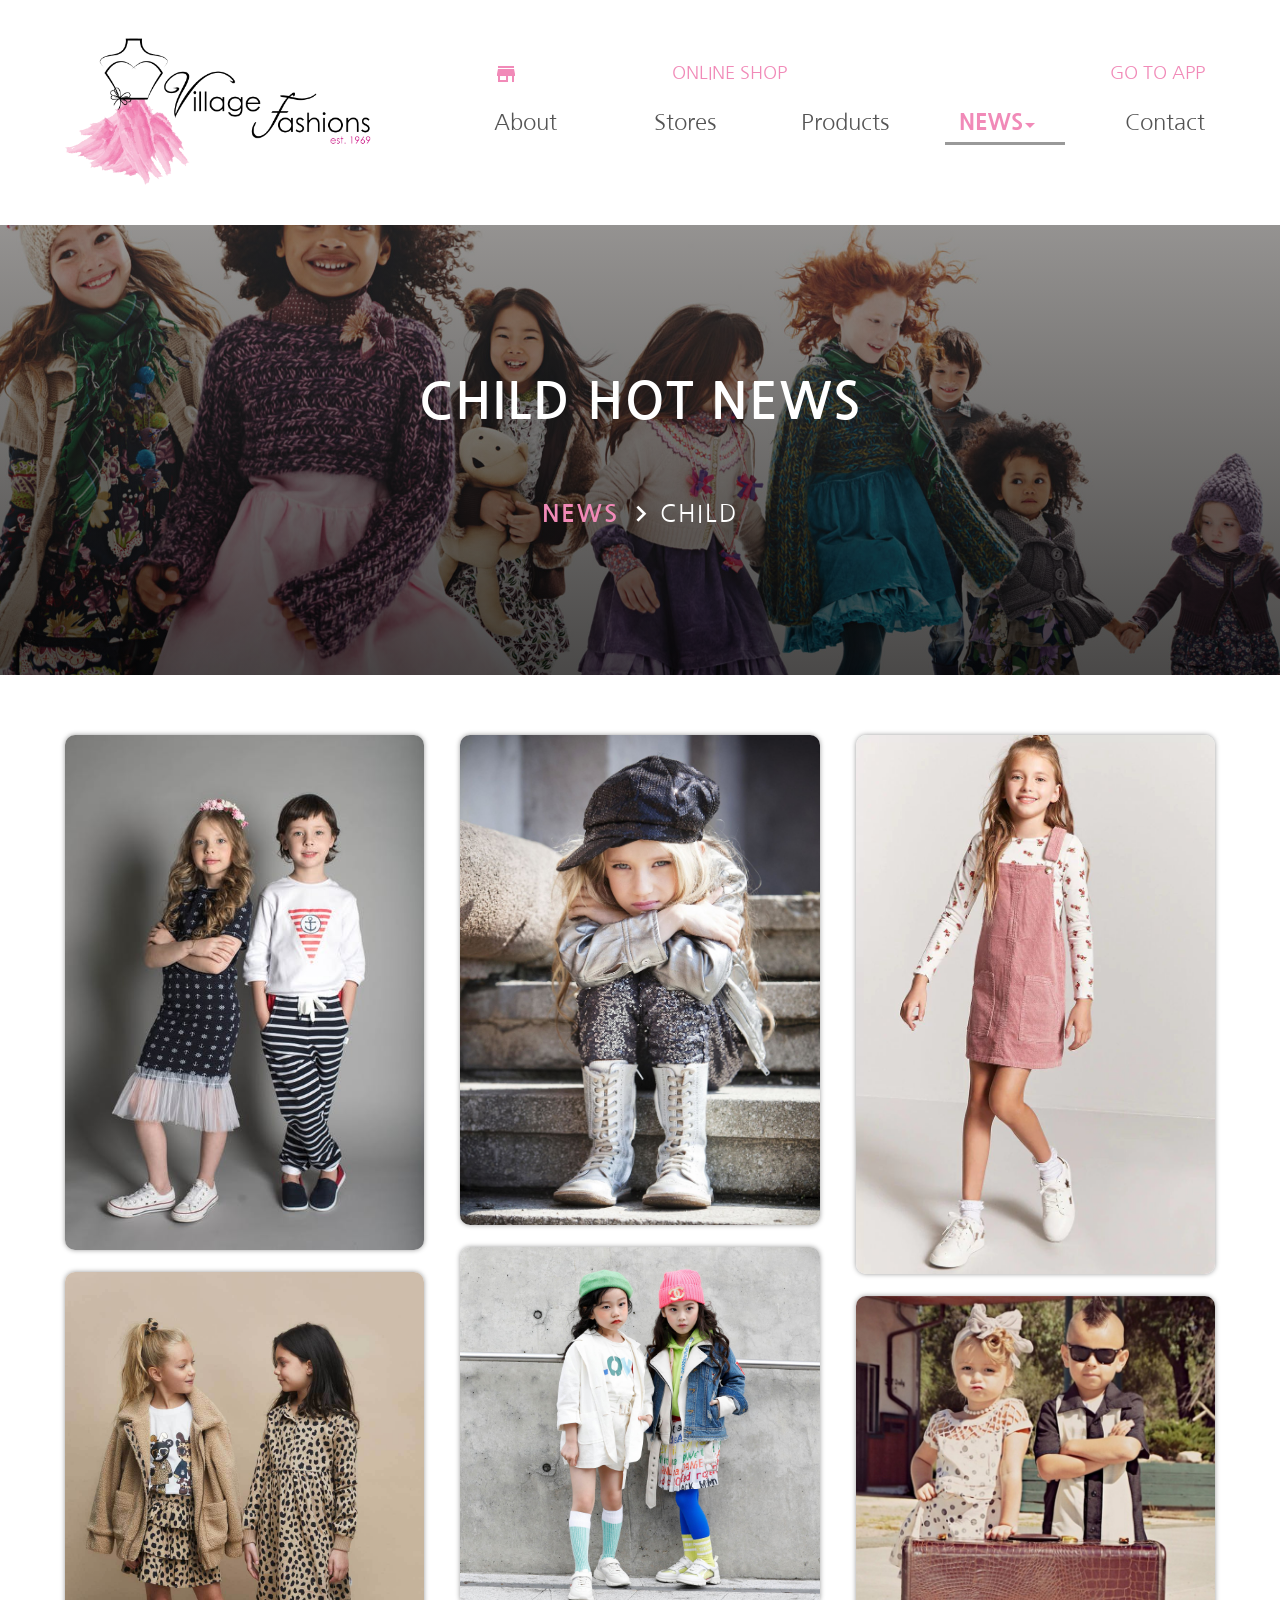
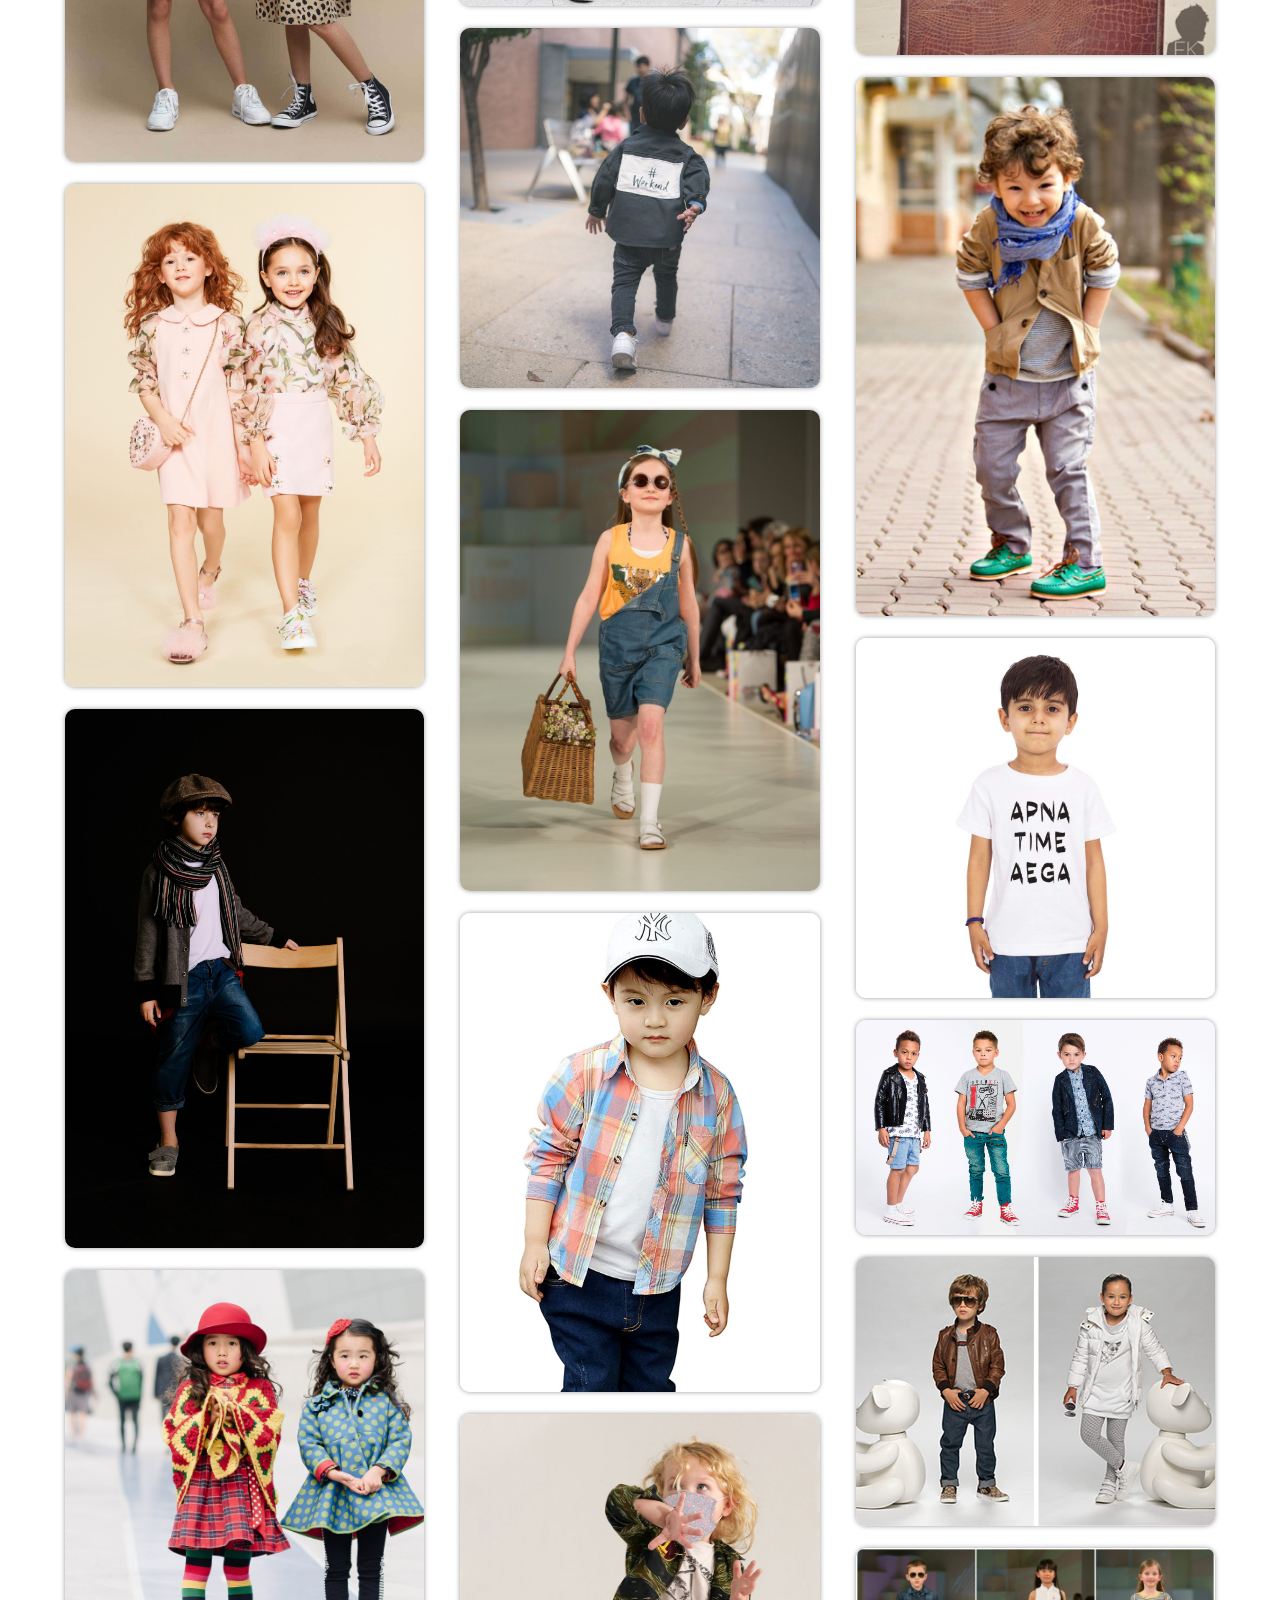
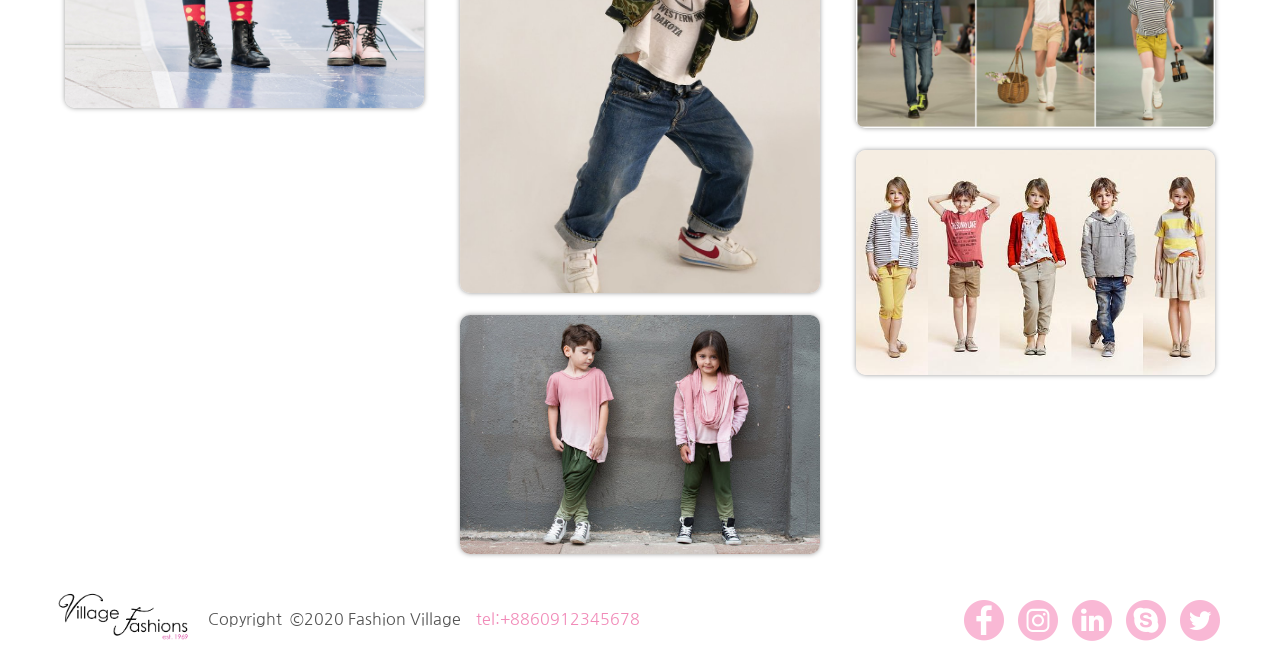
<file: news_child.html>
<!doctype html>
<html lang="en">

  <head>
    <meta charset="utf-8">
    <meta name="viewport" content="width=device-width, initial-scale=1.0,  user-scalable=1, minimum-scale=1.0, maximum-scale=2.0">
    <!-- https://developer.mozilla.org/en-US/docs/Web/HTML/Viewport_meta_tag -->

    <meta name="keywords" content="fasion village,fashion-village,fasion-village.com,shomon soft,shomonsoft,shomonsoft.com">
    <meta name="Description" content="Fashion Village is capable of exporting within very short period of time after the completion of production. We provide you with expert service on sourcing supplies and manufacture fashion items for your brand.We are specialized in manufacturing all kinds of Men’s wear, Women’s wear & Children’s wear.We have strong supervision on our authorized/partner factories by regular visit and expert Q.C team. We used to visit the factories in regular basis for the prompt result and if anything goes wrong, we can fix this up ASAP.We have no compromise with goods quality and our main goal is to satisfy our customer professionally with their expected quality and on time delivery of the order.">
    <title>Welcome to Fashion Village - Hot News - Child</title>

    <!-- 網站字型 -->
    <link href="https://fonts.googleapis.com/css2?family=Nanum+Gothic:wght@400;700;800&display=swap" rel="stylesheet">

    <!--網站小圖示-->
    <link rel="shortcut icon" href="images/icon-main.ico">

    <!--Social圖標-->
	  <link href="css/iconstyle.css" rel="stylesheet" type="text/css">
    <!--Google圖標-->
    <link rel="stylesheet" href="https://fonts.googleapis.com/icon?family=Material+Icons">

    <!--歸零CSS-->
    <link href="css/reset.css" rel="stylesheet" type="text/css">
    <!--變數設定CSS-->
    <link href="css/basic.css" rel="stylesheet" type="text/css">
    <!--版面設定CSS-->
    <link href="css/style.css" rel="stylesheet" type="text/css">

    <!--媒體查詢CSS-->
    <link rel="stylesheet" href="css/style_m.css" media="(min-width:980px) and (max-width:1239px)">
    <link rel="stylesheet" href="css/style_s.css" media="(max-width:979px)"> 

    <!-- JQ共用參數庫 for 橫幅 & Gotop  https://releases.jquery.com/jquery/ -->
	  <script src="https://code.jquery.com/jquery-3.6.1.min.js"></script>

	  <!--GotopJS宣告-->
	  <script src="js/gotop.js"></script>

  </head>

  <body>
    <!--頁首區塊-->
<div id="header">
  <div id="logo">
    <h1><span>Fashion Village</span><a href="index.html"></a></h1>
  </div>
  <div id="nav">
    <!--上層固定選單-->
    <nav id="top-nav">
      <ul>
        <li><a href="#0"><span class="material-icons">app_shortcut</span><span class="topnav-text">Go To APP</span></a></li>
        <li><a href="#0"><span class="material-icons">storefront</span><span class="topnav-text">Online Shop</span></a></li>
      </ul>
    </nav>

    <nav id="main-nav">
      <!--漢堡選單-->
      <span class="tip">Click to Open Nevigation.</span>
      <input type="checkbox" class="toggler">
      <div class="hamburger">
        <div></div>
      </div>
      <div class="menu">
        <!--主選單-->
        <div>
          <div>
            <ul>
              <li><a href="about.html">About</a></li>
              <li><a href="stores.html">Stores</a></li>
              <li><a href="products.html">Products</a></li>
              <li> <a href="news.html" class="highlight_txt">News<span class="material-icons">arrow_drop_down</span></a>
                <ul>
                  <li><a href="news_lady.html">Lady</a></li>
                  <li><a href="news_girl.html">Girl</a></li>
                  <li><a href="news_child.html" class="highlight_txt">Child</a></li>
                </ul>
              </li>
              <li><a href="contact.html">Contact</a></li>
              
              <!--SNS選單-->
              <p id="nav-sns">
                <a href="https://www.facebook.com/fashionvillage/" target="_blank"><span class="icon-fb"></span> </a>
                <a href="https://www.instagram.com/fashionvillage/" target="_blank"><span class="icon-ig"></span> </a>
                <a href="https://www.linkedin.com/fashionvillage" target="_blank"><span class="icon-linkdein"></span> </a>
                <a href="https://web.skype.com/" target="_blank"> <span class="icon-skype"></span> </a>
                <a href="https://www.twitter.com/fashionvillage" target="_blank"><span class="icon-twitter"></span> </a>                    
              </p>
            </ul>
          </div>
        </div>
      </div>
    </nav>
  </div>
  </div>

    <!--橫幅區塊-->
    <div class="hero-image" style="background-image: linear-gradient(rgba(50, 50, 50, 0.5), rgba(0, 0, 0, 0.7)), url('images/banner8.jpg');">
      <div class="hero-text">
        <h1 class="font-size_50 line-height_15 font-weight_bolder text_uppercase">Child Hot News</h1>
        <h3 class="margin-top_50">
          <a href="news.html" class="text_uppercase font-weight_bolder">News</a>
          <i class="material-icons">keyboard_arrow_right</i>Child
        </h3>
      </div>
    </div>

    <!--內容區塊-->
    <div id="main-content" class="column-gap_0">
      <div class="column-count">
        <div class="container">
          <img src="images/child-1.jpg" alt="" class="content_box">
          <div class="overlay">
            <div class="text">Teen collection for the latest looks for boys and girls.</div>
          </div>
        </div>
        <div class="container">
          <img src="images/child-2.jpg" alt="" class="content_box">
          <div class="overlay">
            <div class="text">Hand-picked from the labels you love.</div>
          </div>
        </div>
        <div class="container">
          <img src="images/child-3.jpg" alt="" class="content_box">
          <div class="overlay">
            <div class="text">Dress teen boys in the latest looks straight from the designers they love.</div>
          </div>
        </div>
        <div class="container">
          <img src="images/child-4.jpg" alt="" class="content_box">
          <div class="overlay">
            <div class="text">Teen collection for the latest looks for boys and girls.</div>
          </div>
        </div>
        <div class="container">
          <img src="images/child-5.jpg" alt="" class="content_box">
          <div class="overlay">
            <div class="text">Put their best foot forward in the latest shoes for boy, girl and baby. </div>
          </div>
        </div>
        <div class="container">
          <img src="images/child-6.jpg" alt="" class="content_box">
          <div class="overlay">
            <div class="text">There’s a pair for every outfit and occasion.</div>
          </div>
        </div>
        <div class="container">
          <img src="images/child-7.jpg" alt="" class="content_box">
          <div class="overlay">
            <div class="text">Welcome to our Lifestyle Hub for parenting advice.</div>
          </div>
        </div>
        <div class="container">
          <img src="images/child-8.jpg" alt="" class="content_box">
          <div class="overlay">
            <div class="text">Build baby’s new-season wardrobe with all the essentials.</div>
          </div>
        </div>
        <div class="container">
          <img src="images/child-9.jpg" alt="" class="content_box">
          <div class="overlay">
            <div class="text">Go Organic with Madeleine Shaw | Recipe: Mexican Sweet Potato Boats.</div>
          </div>
        </div>
        <div class="container">
          <img src="images/child-10.jpg" alt="" class="content_box">
          <div class="overlay">
            <div class="text">Life in lockdown has changed the daily routine for most of us.</div>
          </div>
        </div>
        <div class="container">
          <img src="images/child-11.jpg" alt="" class="content_box">
          <div class="overlay">
            <div class="text">Madeleine shares with us one of her favourite recipes for children.</div>
          </div>
        </div>
        <div class="container">
          <img src="images/child-12.jpg" alt="" class="content_box">
          <div class="overlay">
            <div class="text">Back to School Lunches | @gemswholesomekitchen.</div>
          </div>
        </div>
        <div class="container">
          <img src="images/child-13.jpg" alt="" class="content_box">
          <div class="overlay">
            <div class="text">Iconic Designer | Alexander McQueen.</div>
          </div>
        </div>
        <div class="container">
          <img src="images/child-14.jpg" alt="" class="content_box">
          <div class="overlay">
            <div class="text">The Childrensalon Book Corner | What are germs?</div>
          </div>
        </div>
        <div class="container">
          <img src="images/child-15.jpg" alt="" class="content_box">
          <div class="overlay">
            <div class="text">How have you found balancing work during lockdown with parenting a young child?</div>
          </div>
        </div>
        <div class="container">
          <img src="images/child-16.jpg" alt="" class="content_box">
          <div class="overlay">
            <div class="text">Childrensalon Family Diaries | Bonnie Reay-Smith.</div>
          </div>
        </div>
        <div class="container">
          <img src="images/child-17.jpg" alt="" class="content_box">
          <div class="overlay">
            <div class="text">Childrensalon Family Diaries | Zhong Chen.</div>
          </div>
        </div>
        <div class="container">
          <img src="images/child-18.jpg" alt="" class="content_box">
          <div class="overlay">
            <div class="text">Childrensalon Family Diaries | Zama Lagundoye</div>
          </div>
        </div>
        <div class="container">
          <img src="images/child-19.jpg" alt="" class="content_box">
          <div class="overlay">
            <div class="text">Childrensalon Family Diaries.</div>
          </div>
        </div>
        <div class="container">
          <img src="images/child-20.jpg" alt="" class="content_box">
          <div class="overlay">
            <div class="text">Little Storytellers | September 2020.</div>
          </div>
        </div>
      </div>
    </div>


    <!--頁尾區塊-->
    <div id="footer">
      <div id="small-logo"> <a href="index.html"><img src="images/logo-small.png" alt="FashionVillage" title="Go Back To Homepage"></a> </div>
      <div id="copyright"><small>Copyright  ©2020 Fashion Village</small><a href="tel:+8801886-666581">tel:+8860912345678</a> </div>
      <div id="sns">
					<a href="https://www.facebook.com/fashionvillage/" target="_blank"><span class="icon-fb"></span> </a>
					<a href="https://www.instagram.com/fashionvillage/" target="_blank"><span class="icon-ig"></span> </a>
					<a href="https://www.linkedin.com/fashionvillage" target="_blank"><span class="icon-linkdein"></span> </a>
					<a href="https://web.skype.com/" target="_blank"> <span class="icon-skype"></span> </a>
					<a href="https://www.twitter.com/fashionvillage" target="_blank"><span class="icon-twitter"></span> </a>
				</div>
    </div>
    <!--Go Top區塊-->
    <div id="gotop"><a href="#"><span class="material-icons">arrow_circle_up</span><span class="gotip">Go Back To Top</span></a></div>
  </body>

</html>
</file>
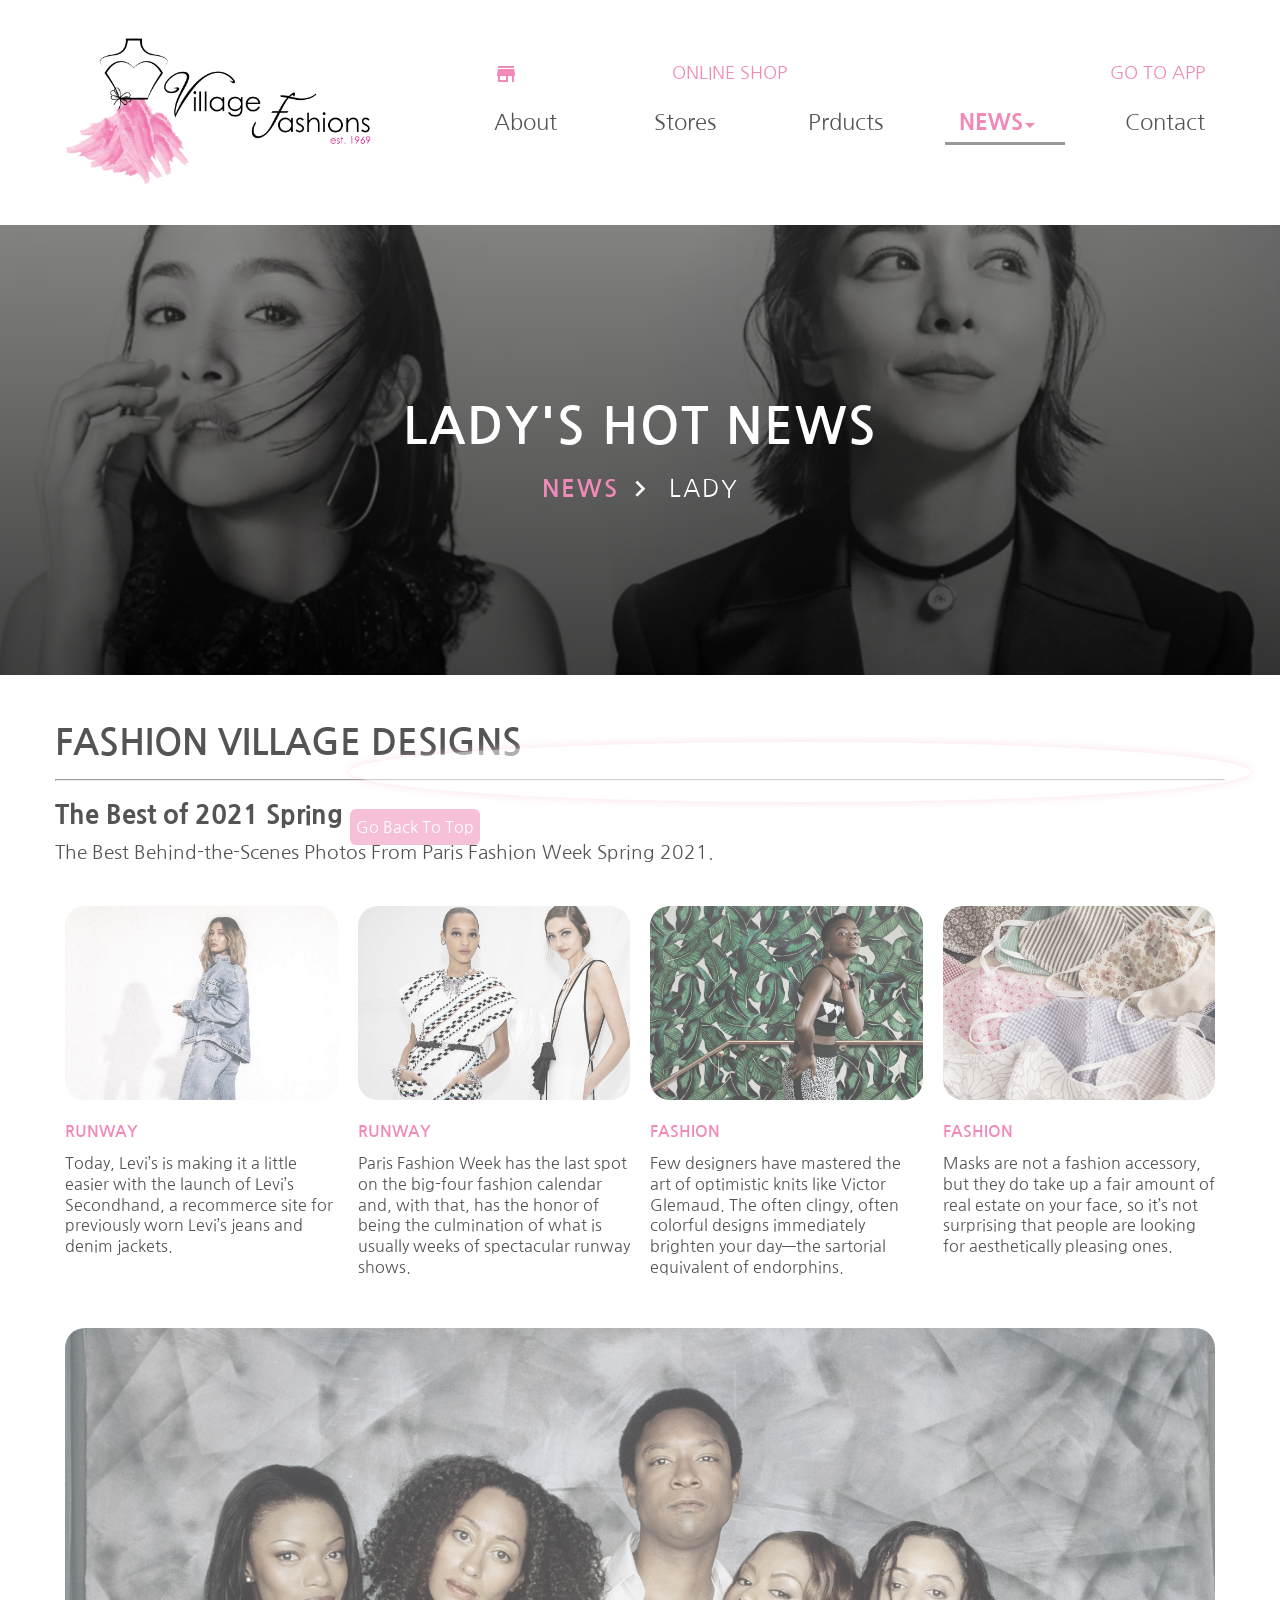
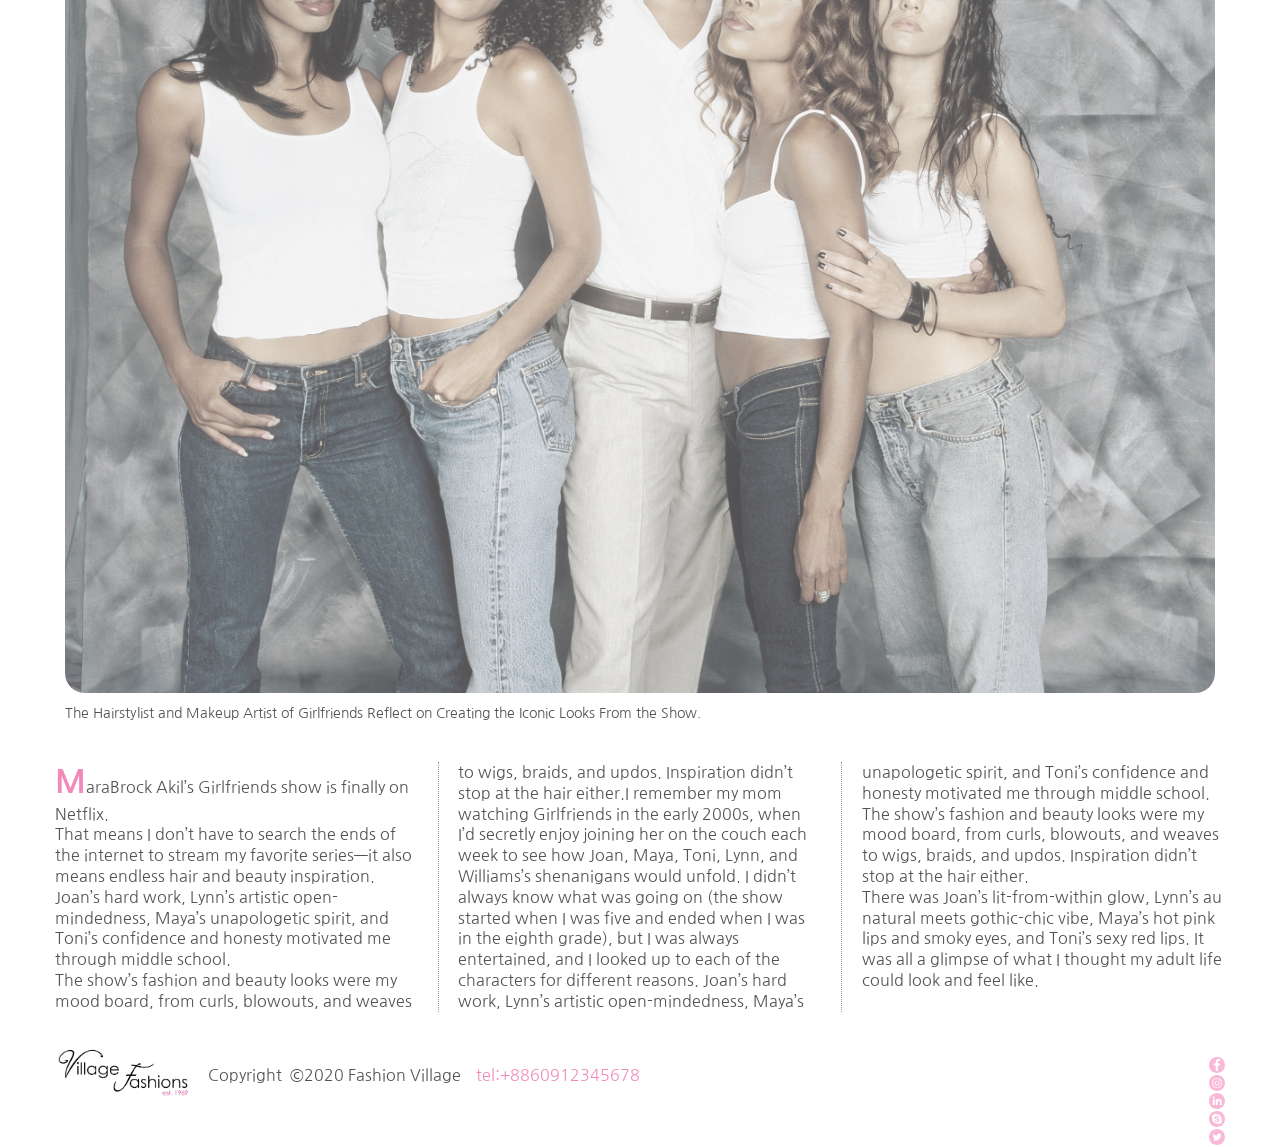
<file: news_lady.html>
<!DOCTYPE html>
<html lang="en">

    <head>
        <meta charset="utf-8">
        <meta name="viewport" content="width=device-width, initial-scale=1.0,  user-scalable=1, minimum-scale=1.0, maximum-scale=2.0">
        <!-- https://developer.mozilla.org/en-US/docs/Web/HTML/Viewport_meta_tag -->

        <meta name="keywords" content="fasion village,fashion-village,fasion-village.com,shomon soft,shomonsoft,shomonsoft.com">
        <meta name="Description" content="Fashion Village is capable of exporting within very short period of time after the completion of production. We provide you with expert service on sourcing supplies and manufacture fashion items for your brand.We are specialized in manufacturing all kinds of Men’s wear, Women’s wear & Children’s wear.We have strong supervision on our authorized/partner factories by regular visit and expert Q.C team. We used to visit the factories in regular basis for the prompt result and if anything goes wrong, we can fix this up ASAP.We have no compromise with goods quality and our main goal is to satisfy our customer professionally with their expected quality and on time delivery of the order.">
        <title>Welcome to Fashion Village - Hot News - Lady</title>

        <!-- 網站字型 -->
        <link href="https://fonts.googleapis.com/css2?family=Nanum+Gothic:wght@400;700;800&display=swap" rel="stylesheet">

        <!--網站小圖示-->
        <link rel="shortcut icon" href="images/ficon.ico">
        <!--for old browser-->
        <link rel="icon" href="images/ficon.png">

        <!-- 加入主畫面圖示 -->
        <link rel="apple-touch-icon" href="images/ficon.png">

        <!--Google圖標-->
        <link rel="stylesheet" href="https://fonts.googleapis.com/icon?family=Material+Icons">

        <!--歸零CSS-->
        <link href="css/reset.css" rel="stylesheet" type="text/css">
        <!--變數設定CSS-->
        <link href="css/basic.css" rel="stylesheet" type="text/css">
        <!--版面設定CSS-->
        <link rel="stylesheet" href="css/style.css">

        <!-- 媒體查詢CSS -->
        <link rel="stylesheet" href="css/style_m.css" media="(min-width:980px) and (max-width:1239px)">
        <link rel="stylesheet" href="css/style_s.css" media="(max-width:979px)">

        <!-- 載入共用JQuery元件 for gotop&橫幅 -->
        <script src="https://code.jquery.com/jquery-3.7.1.min.js"></script>

        <!-- for gotop使用 -->
        <script src="js/gotop.js"></script>
    </head>


    <body>
        <!-- #header+.hero-image+#main-content+#footer+#gotop -->
        <!--頁首區塊-->
        <div id="header">
            <!-- #logo+#nav -->
            <div id="logo">
                <h1><span>Fashion Village</span><a href="index.html"></a></h1>
            </div>
            <div id="nav">
                <!-- nav#top-nav+nav#main-nav -->
                <!--上層固定選單-->
                <nav id="top-nav">
                    <ul>
                        <li><a href="#0"><span class="material-icons">app_shortcut</span><span class="topnav-text">go to app</span></a></li><!--使用Google圖標-->
                        <li><a href="#0"><span class="material-icons">storefront</span><span class="topnav-text">Online Shop</span></a></li><!--使用Google圖標-->
                    </ul>
                </nav>
                <nav id="main-nav">
                    <!-- 漢堡選單 -->
                    <span class="tip">Click to Open Nevigation.</span>
                    <input type="checkbox" class="toggler">
                    <div class="hamburger">
                        <div></div>
                    </div>
                    <div class="menu"><!-- 設定選單整體展開後範圍 -->
                        <!-- ul>(li>a[href=".html"])*5 -->
                        <!--主選單-->
                        <div>
                            <div>
                                <ul><!--原主選單內容-->
                                    <li><a href="about.html">About</a></li>
                                    <li><a href="stores.html">Stores</a></li>
                                    <li><a href="products.html">Prducts</a></li>
                                    <li><a href="news.html" class="highlight_txt">News<span class="material-icons">arrow_drop_down</span></a><!--使用Google圖標-->
                                        <!-- ul>(li>a[href="news_.html"])*3 -->
                                        <ul>
                                            <li><a href="news_lady.html">Lady</a></li>
                                            <li><a href="news_girl.html">Girl</a></li>
                                            <li><a href="news_child.html">Child</a></li>
                                        </ul>
                                    </li>
                                    <li><a href="contact.html">Contact</a></li>

                                    <!-- SNS選單 -->
                                    <p id="nav-sns">
                                        <a href="https://www.facebook.com/fashionvillage/" target="_blank"><img src="images/icon-fb.svg" alt="Fashion Village" /></a>
                                        <a href="https://www.instagram.com/fashionvillage/" target="_blank"><img src="images/icon-ig.svg" alt="Fashion Village" /></a>
                                        <a href="https://www.linkedin.com/fashionvillage/" target="_blank"><img src="images/icon-linkedin.svg" alt="Fashion Village" /></a>
                                        <a href="https://web.skype.com/" target="_blank"><img src="images/icon-skype.svg" alt="" /></a>
                                        <a href="https://www.twitter.com/fashionvillage/" target="_blank"><img src="images/icon-twitter.svg" alt="Fashion Village" /></a>
                                    </p>
                                </ul>
                            </div>
                        </div>
                    </div>
                </nav>
            </div>
        </div>

        <!--橫幅區塊-->
        <div class="hero-image" style="background-image: linear-gradient(rgba(50, 50, 50, 0.5), rgba(0, 0, 0, 0.7)), url('images/banner6.jpg');">
            <!-- .hero-text>h1+h3 -->
            <div class="hero-text">
                <h1 class="font-size_50 text_uppercase font-weight_bolder line-height_15">Lady's Hot News</h1>
                <h3>
                    <a href="news.html" class="font-weight_bolder">news</a>
                    <i class="material-icons">keyboard_arrow_right</i>
                    <span>Lady</span>
                </h3>
            </div>
        </div>

        <!--內容區塊-->
        <div id="main-content">
            <h1>Fashion Village Designs</h1>
            <hr>
            <h2 class="text_nocase">The Best of 2021 Spring</h2>
            <p class="font-size_bigger">The Best Behind-the-Scenes Photos From Paris Fashion Week Spring 2021.</p>

            <!-- .row+figure+.column-text -->
            <!-- 圖文分欄區塊 -->
            <div class="row">
                <!-- (.column>a[href="#0"][title="Click to see more.."]>img[src="images/lady-$.jpg"]^p.category+p.ellipsis_4)*4 -->
                <div class="column">
                    <!-- <a href="#0" title="Click to see more..">
						<img src="images/lady-1.jpg" alt=""></a>
					<p class="category">RUNWAY</p>					
					<p class="ellipsis_4">Today, Levi’s is making it a little easier with the launch of Levi’s Secondhand, a recommerce site for previously worn Levi’s jeans and denim jackets.</p> -->
                    <div class="content">
                        <img src="images/lady-1.jpg" alt="">
                        <p class="category">RUNWAY</p>
                        <button class="collapsible">Click To See More</button> <!--摺疊按鈕-->
                        <p class="collaps_text"><span>Today, Levi’s is making it a little easier with the launch of Levi’s Secondhand, a recommerce site for previously worn Levi’s jeans and denim jackets.</span></p>
                    </div>
                </div>

                <div class="column">
                    <!-- <a href="#0" title="Click to see more..">
                        <img src="images/lady-2.jpg" alt="">
                    </a>
                    <p class="category">FASHION</p>
                    <p class="ellipsis_4">
                        Paris Fashion Week has the last spot on the big-four fashion calendar and, with that, has the honor of being the culmination of what is usually weeks of spectacular runway shows.
                    </p> -->
                    <div class="content">
                        <img src="images/lady-2.jpg" alt="">
                        <p class="category">RUNWAY</p>
                        <button class="collapsible">Click To See More</button> <!--摺疊按鈕-->
                        <p class="collaps_text"><span>Paris Fashion Week has the last spot on the big-four fashion calendar and, with that, has the honor of being the culmination of what is usually weeks of spectacular runway shows.</span></p>
                    </div>
                </div>

                <div class="column">
                    <!-- <a href="#0" title="Click to see more..">
                        <img src="images/lady-3.jpg" alt=""></a>
                    <p class="category">ENVIEONMENTAL</p>
                    <p class="ellipsis_4">
                        Few designers have mastered the art of optimistic knits like Victor Glemaud. The often clingy, often colorful designs immediately brighten your day—the sartorial equivalent of endorphins.
                    </p> -->
                    <div class="content">
                        <img src="images/lady-3.jpg" alt="">
                        <p class="category">FASHION</p>
                        <button class="collapsible">Click To See More</button> <!--摺疊按鈕-->
                        <p class="collaps_text"><span>Few designers have mastered the art of optimistic knits like Victor Glemaud. The often clingy, often colorful designs immediately brighten your day—the sartorial equivalent of endorphins.</span></p>
                    </div>
                </div>
                <div class="column">
                    <!-- <a href="#0" title="Click to see more..">
                        <img src="images/lady-4.jpg" alt=""></a>
                    <p class="category">RUNWAY</p>
                    <p class="ellipsis_4">
                        Masks are not a fashion accessory, but they do take up a fair amount of real estate on your face, so it’s not surprising that people are looking for aesthetically pleasing ones.
                    </p> -->
                    <div class="content">
                        <img src="images/lady-4.jpg" alt="">
                        <p class="category">FASHION</p>
                        <button class="collapsible">Click To See More</button> <!--摺疊按鈕-->
                        <p class="collaps_text"><span>Masks are not a fashion accessory, but they do take up a fair amount of real estate on your face, so it’s not surprising that people are looking for aesthetically pleasing ones.</span></p>
                    </div>
                </div>
            </div>
            <!-- 分欄結束 -->

            <!-- 大圖+圖說 -->
            <figure>
                <img src="images/lady-5.jpg" alt="">
                <figcaption>The Hairstylist and Makeup Artist of Girlfriends Reflect on Creating the Iconic Looks From the Show.</figcaption>
            </figure>

            <!-- 分欄文字區塊 -->
            <div class="column-text">                
                <p class="first-letter-effect ">MaraBrock Akil’s Girlfriends show is finally on Netflix. </p>
                <button class="collapsible">Click To See More</button> <!--摺疊按鈕-->
                <p class="collaps_text">That means I don’t have to search the ends of the internet to stream my favorite series—it also means endless hair and beauty inspiration. Joan’s hard work, Lynn’s artistic open-mindedness, Maya’s unapologetic spirit, and Toni’s confidence and honesty motivated me through middle school. <br>The show’s fashion and beauty looks were my mood board, from curls, blowouts, and weaves to wigs, braids, and updos. Inspiration didn’t stop at the hair either.I remember my mom watching Girlfriends in the early 2000s, when I’d secretly enjoy joining her on the couch each week to see how Joan, Maya, Toni, Lynn, and Williams’s shenanigans would unfold. I didn’t always know what was going on (the show started when I was five and ended when I was in the eighth grade), but I was always entertained, and I looked up to each of the characters for different reasons. Joan’s hard work, Lynn’s artistic open-mindedness, Maya’s unapologetic spirit, and Toni’s confidence and honesty motivated me through middle school. The show’s fashion and beauty looks were my mood board, from curls, blowouts, and weaves to wigs, braids, and updos. Inspiration didn’t stop at the hair either. <br>
                    There was Joan’s lit-from-within glow, Lynn’s au natural meets gothic-chic vibe, Maya’s hot pink lips and smoky eyes, and Toni’s sexy red lips. It was all a glimpse of what I thought my adult life could look and feel like.</p>
            </div>

            <!--摺疊內容JS-->
            <script>
                var coll = document.getElementsByClassName("collapsible");
                var i;

                for (i = 0; i < coll.length; i++) {
                    coll[i].addEventListener("click", function () {
                        this.classList.toggle("active");
                        var content = this.nextElementSibling;
                        if (content.style.maxHeight) {
                            content.style.maxHeight = null;
                        } else {
                            content.style.maxHeight = content.scrollHeight + "px";
                        }
                    });
                }
            </script>

        </div>

        <!--頁尾區塊-->
        <div id="footer">
            <!-- #small-logo+#copyright+#sns-->
            <div id="small-logo"> <img src="images/logo-small.png" alt="FasionVillage"> </div>
            <div id="copyright"><small>Copyright  ©2020 Fashion Village</small><a href="tel:+8801886-666581">tel:+8860912345678</a> </div>
            <div id="sns">
                <!-- (a[target="_blank"]>img[src="images/icon-.svg"][alt=""])*5 -->
                <a href="https://www.facebook.com/fashionvillage/" target="_blank">
                    <img src="images/icon-fb.svg" alt="" />
                </a>
                <a href="https://www.instagram.com/fashionvillage/" target="_blank">
                    <img src="images/icon-ig.svg" alt="" />
                </a>
                <a href="https://www.linkedin.com/fashionvillage" target="_blank">
                    <img src="images/icon-linkedin.svg" alt="" />
                </a>
                <a href="https://web.skype.com/" target="_blank">
                    <img src="images/icon-skype.svg" alt="" />
                </a>
                <a href="https://www.twitter.com/fashionvillage" target="_blank">
                    <img src="images/icon-twitter.svg" alt="" />
                </a>
            </div>
        </div>

        <!--Go Top區塊-->
        <div id="gotop">
            <!-- a[href="#"]>span.material-icon+span.gotip{Go Back To Top} -->
            <!-- <a href="#"> -->
            <span class="material-icons">arrow_circle_up</span><!--使用Google圖標-->
            <span class="gotip">Go Back To Top</span>
            <!-- </a> -->
        </div>
    </body>

</html>
</file>
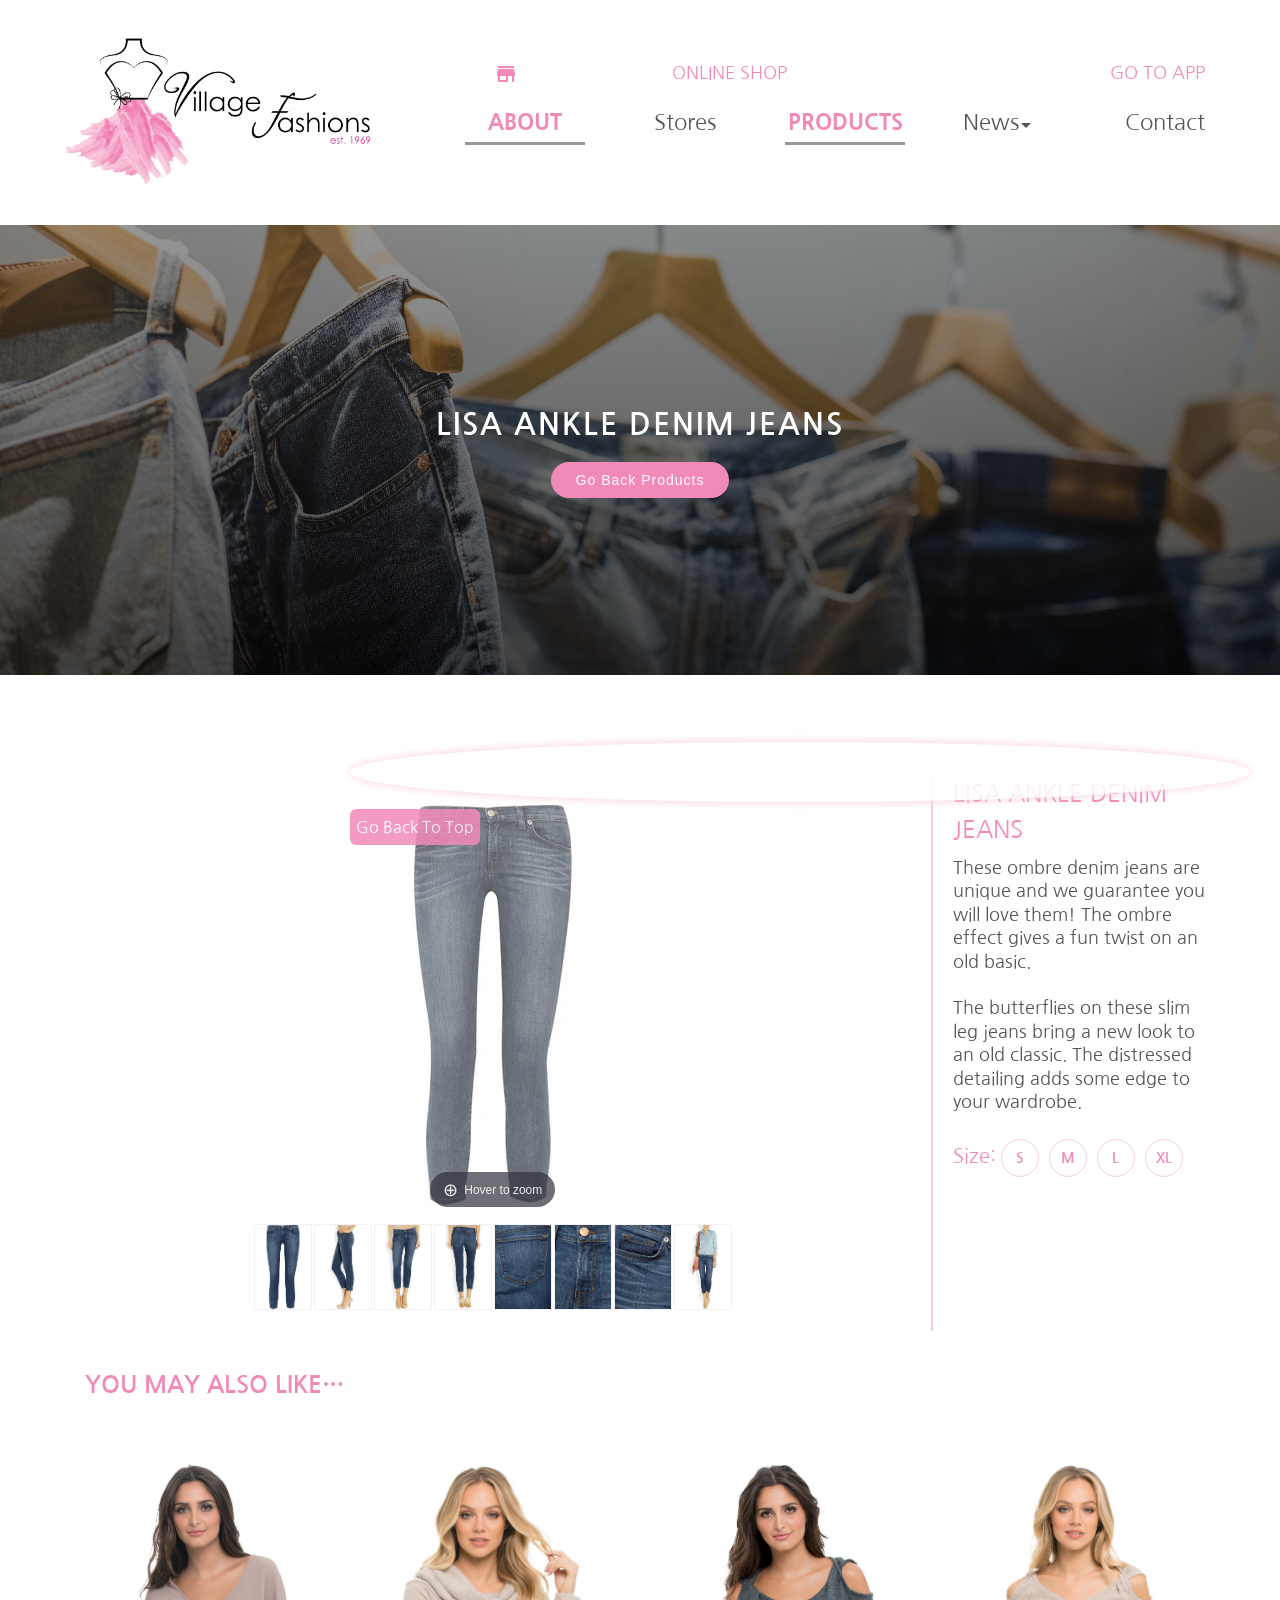
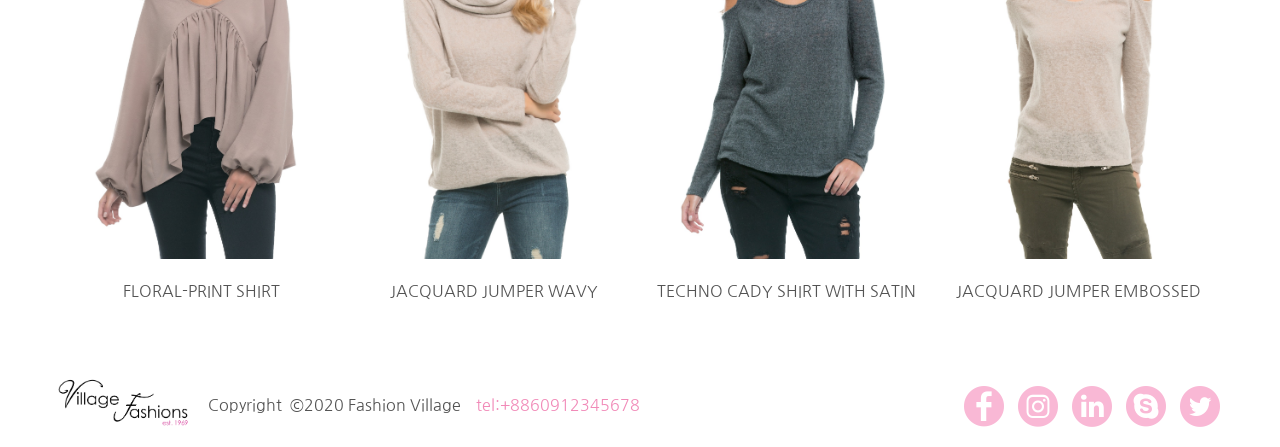
<file: products-single.html>
<!doctype html>
<html lang="en">

    <head>
        <meta charset="utf-8">
        <meta name="viewport" content="width=device-width, initial-scale=1.0,  user-scalable=1, minimum-scale=1.0, maximum-scale=2.0">
        <!-- https://developer.mozilla.org/en-US/docs/Web/HTML/Viewport_meta_tag -->

        <meta name="keywords" content="fasion village,fashion-village,fasion-village.com,shomon soft,shomonsoft,shomonsoft.com">
        <meta name="Description" content="Fashion Village is capable of exporting within very short period of time after the completion of production. We provide you with expert service on sourcing supplies and manufacture fashion items for your brand.We are specialized in manufacturing all kinds of Men’s wear, Women’s wear & Children’s wear.We have strong supervision on our authorized/partner factories by regular visit and expert Q.C team. We used to visit the factories in regular basis for the prompt result and if anything goes wrong, we can fix this up ASAP.We have no compromise with goods quality and our main goal is to satisfy our customer professionally with their expected quality and on time delivery of the order.">
        <title>Fashion Village-Products-Detail</title>

        <!--網站字型-->
        <link href="https://fonts.googleapis.com/css2?family=Nanum+Gothic:wght@400;700;800&display=swap" rel="stylesheet">

        <!-- 網站小圖示 -->
        <link rel="shortcut icon" href="images/ficon.ico">        <!--for old browser-->
        <link rel="icon" href="images/ficon.png">

        <!--Social圖標-->
        <link href="css/iconstyle.css" rel="stylesheet" type="text/css">
        <!--Google圖標-->
        <link rel="stylesheet" href="https://fonts.googleapis.com/icon?family=Material+Icons">

        <!--歸零CSS-->
        <link href="css/reset.css" rel="stylesheet" type="text/css">
        <!--變數設定CSS-->
        <link href="css/basic.css" rel="stylesheet" type="text/css">
        <!--版面設定CSS-->
        <link href="css/style.css" rel="stylesheet" type="text/css">

        <!--媒體查詢CSS-->
        <link rel="stylesheet" href="css/style_m.css" media="(min-width:980px) and (max-width:1239px)">
        <link rel="stylesheet" href="css/style_s.css" media="(max-width:979px)">

        <!-- JQ共用參數庫 for 橫幅&Gotop  https://releases.jquery.com/jquery/ -->
        <script src="https://code.jquery.com/jquery-3.6.1.min.js"></script>

        <!--GotopJS宣告-->
        <script src="js/gotop.js"></script>

        <!--Magiczoom-->
        <link href="css/magiczoom.css" rel="stylesheet" type="text/css">
        <script src="js/magiczoom.js" type="text/javascript"></script>
        <script src="js/zoom.js" type="text/javascript"></script>

    </head>

    <body>
        <!--頁首區塊-->
        <div id="header">
            <div id="logo">
                <h1><span>Fashion Village</span><a href="index.html"></a></h1>
            </div>
            <div id="nav">
                <!--上層固定選單-->
                <nav id="top-nav">
                    <ul>
                        <li><a href="#0"><span class="material-icons">app_shortcut</span><span class="topnav-text">Go To APP</span></a></li>
                        <li><a href="#0"><span class="material-icons">storefront</span><span class="topnav-text">Online Shop</span></a></li>
                    </ul>
                </nav>

                <nav id="main-nav">
                    <!--漢堡選單-->
                    <input type="checkbox" class="toggler">
                    <div class="hamburger">
                        <div></div>
                    </div>
                    <div class="menu">
                        <!--主選單-->
                        <div>
                            <div>
                                <ul>
                                    <li><a href="about.html" class="highlight_txt">About</a></li>
                                    <li><a href="stores.html">Stores</a></li>
                                    <li><a href="products.html" class="highlight_txt">Products</a></li>
                                    <li><a href="news.html">News<span class="material-icons">arrow_drop_down</span></a>
                                        <ul>
                                            <li><a href="news_lady.html">Lady</a></li>
                                            <li><a href="news_girl.html">Girl</a></li>
                                            <li><a href="news_child.html">Child</a></li>
                                        </ul>
                                    </li>
                                    <li><a href="contact.html">Contact</a></li>
                                    
                                    <!--SNS選單-->
                                    <p id="nav-sns">
                                        <a href="https://www.facebook.com/fashionvillage/" target="_blank"><span class="icon-fb"></span> </a>
                                        <a href="https://www.instagram.com/fashionvillage/" target="_blank"><span class="icon-ig"></span> </a>
                                        <a href="https://www.linkedin.com/fashionvillage" target="_blank"><span class="icon-linkdein"></span> </a>
                                        <a href="https://web.skype.com/" target="_blank"> <span class="icon-skype"></span> </a>
                                        <a href="https://www.twitter.com/fashionvillage" target="_blank"><span class="icon-twitter"></span> </a>                    
                                      </p>
                                </ul>
                            </div>
                        </div>
                    </div>
                </nav>
            </div>
        </div>

        <!--橫幅區塊-->
        <div class="hero-image" style="background-image: linear-gradient(rgba(50, 50, 50, 0.5), rgba(0, 0, 0, 0.7)), url('images/banner9.jpg');">
            <div class="hero-text">
                <h1 class="font-size_30 line-height_15 font-weight_bolder text_uppercase">Lisa Ankle Denim Jeans</h1>
                <a href="products.html">
                    <button>Go Back Products</button>
                </a>
            </div>
        </div>


        <!--內容區塊-->
        <!--magzin zoom區塊-->
        <div id="main-content" class="padding_v5">
            <div id="productintro_pic">
                <div class="app-figure" id="zoom-fig">
                    <a id="Zoom-1" class="MagicZoom" href="images/zoom/pic1.jpg">
                        <img src="images/zoom/pic1_small.jpg" alt="" />
                    </a>
                    <div class="selectors">
                        <a data-zoom-id="Zoom-1" href="images/zoom/pic1.jpg" data-image="images/zoom/pic1_small.jpg?scale.height=400">
                            <img srcset="images/zoom/pic1_small.jpg?scale.width=112 2x" src="images/zoom/pic1_small.jpg?scale.width=56" />
                        </a>
                        <a data-zoom-id="Zoom-1" href="images/zoom/pic2.jpg" data-image="images/zoom/pic2_small.jpg?scale.height=400">
                            <img srcset="images/zoom/pic2.jpg?scale.width=112 2x" src="images/zoom/pic2_small.jpg?scale.width=56" />
                        </a>
                        <a data-zoom-id="Zoom-1" href="images/zoom/pic3.jpg" data-image="images/zoom/pic3_small.jpg?scale.height=400">
                            <img srcset="images/zoom/pic3.jpg?scale.width=112 2x" src="images/zoom/pic3_small.jpg?scale.width=56" />
                        </a>
                        <a data-zoom-id="Zoom-1" href="images/zoom/pic4.jpg" data-image="images/zoom/pic4_small.jpg?scale.height=400">
                            <img srcset="images/zoom/pic4.jpg?scale.width=112 2x" src="images/zoom/pic4_small.jpg?scale.width=56" />
                        </a>
                        <a data-zoom-id="Zoom-1" href="images/zoom/pic5.jpg" data-image="images/zoom/pic5_small.jpg?scale.height=400">
                            <img srcset="images/zoom/pic5.jpg?scale.width=112 2x" src="images/zoom/pic5_small.jpg?scale.width=56" />
                        </a>
                        <a data-zoom-id="Zoom-1" href="images/zoom/pic6.jpg" data-image="images/zoom/pic6_small.jpg?scale.height=400">
                            <img srcset="images/zoom/pic6.jpg?scale.width=112 2x" src="images/zoom/pic6_small.jpg?scale.width=56" />
                        </a>
                        <a data-zoom-id="Zoom-1" href="images/zoom/pic7.jpg" data-image="images/zoom/pic7_small.jpg?scale.height=400">
                            <img srcset="images/zoom/pic7.jpg?scale.width=112 2x" src="images/zoom/pic7_small.jpg?scale.width=56" />
                        </a>
                        <a data-zoom-id="Zoom-1" href="images/zoom/pic8.jpg" data-image="images/zoom/pic8_small.jpg?scale.height=400">
                            <img srcset="images/zoom/pic8.jpg?scale.width=112 2x" src="images/zoom/pic8_small.jpg?scale.width=56" />
                        </a>
                    </div>
                </div>
            </div>
            <!--產品說明文字區塊-->
            <div id="productintro_text">
                <h3 class="color_pink">Lisa Ankle Denim Jeans</h3>
                <p class="font-size_18">These ombre denim jeans are unique and we guarantee you will love them! The ombre effect gives a fun twist on an old basic.<br><br>The butterflies on these slim leg jeans bring a new look to an old classic. The distressed detailing adds some edge to your wardrobe.</p>
                <p class="size-list"><span class="margin_right-10">Size:</span><a href="#">S</a><a href="#">M</a><a href="#">L</a><a href="#">XL</a></p>
            </div>

            <!--產品關聯區塊-->
            <div id="relatedproducts">
                <h3 class="color_pink">You may also like…</h3>
                <div class="row">
                    <div class="column">
                        <div class="content">
                            <img src="images/productpic1.jpg" alt="">
                            <p class="margin_v1 text-align_center">FLORAL-PRINT SHIRT</p>
                        </div>
                    </div>
                    <div class="column">
                        <div class="content">
                            <img src="images/productpic2.jpg" alt="">
                            <p class="margin_v1 text-align_center">JACQUARD JUMPER WAVY</p>
                        </div>
                    </div>
                    <div class="column">
                        <div class="content">
                            <img src="images/productpic3.jpg" alt="">
                            <p class="margin_v1 text-align_center">TECHNO CADY SHIRT WITH SATIN</p>
                        </div>
                    </div>
                    <div class="column">
                        <div class="content">
                            <img src="images/productpic4.jpg" alt="">
                            <p class="margin_v1 text-align_center">JACQUARD JUMPER EMBOSSED</p>
                        </div>
                    </div>
                </div>
            </div>
        </div>

        <!--頁尾區塊-->
        <div id="footer">
            <div id="small-logo"> <a href="index.html"><img src="images/logo-small.png" alt="FashionVillage" title="Go Back To Homepage"></a> </div>
            <div id="copyright"><small>Copyright  ©2020 Fashion Village</small><a href="tel:+8801886-666581">tel:+8860912345678</a> </div>
            <div id="sns">
                <a href="https://www.facebook.com/fashionvillage/" target="_blank"> <span class="icon-fb"></span> </a>
                <a href="https://www.instagram.com/fashionvillage/" target="_blank"> <span class="icon-ig"></span> </a>
                <a href="https://www.linkedin.com/fashionvillage" target="_blank"> <span class="icon-linkdein"></span> </a>
                <a href="https://web.skype.com/" target="_blank"> <span class="icon-skype"></span> </a>
                <a href="https://www.twitter.com/fashionvillage" target="_blank"> <span class="icon-twitter"></span> </a>
            </div>
        </div>

        <!--Go Top區塊-->
        <div id="gotop"><span class="material-icons">arrow_circle_up</span><span class="gotip">Go Back To Top</span></div>
    </body>

</html>
</file>
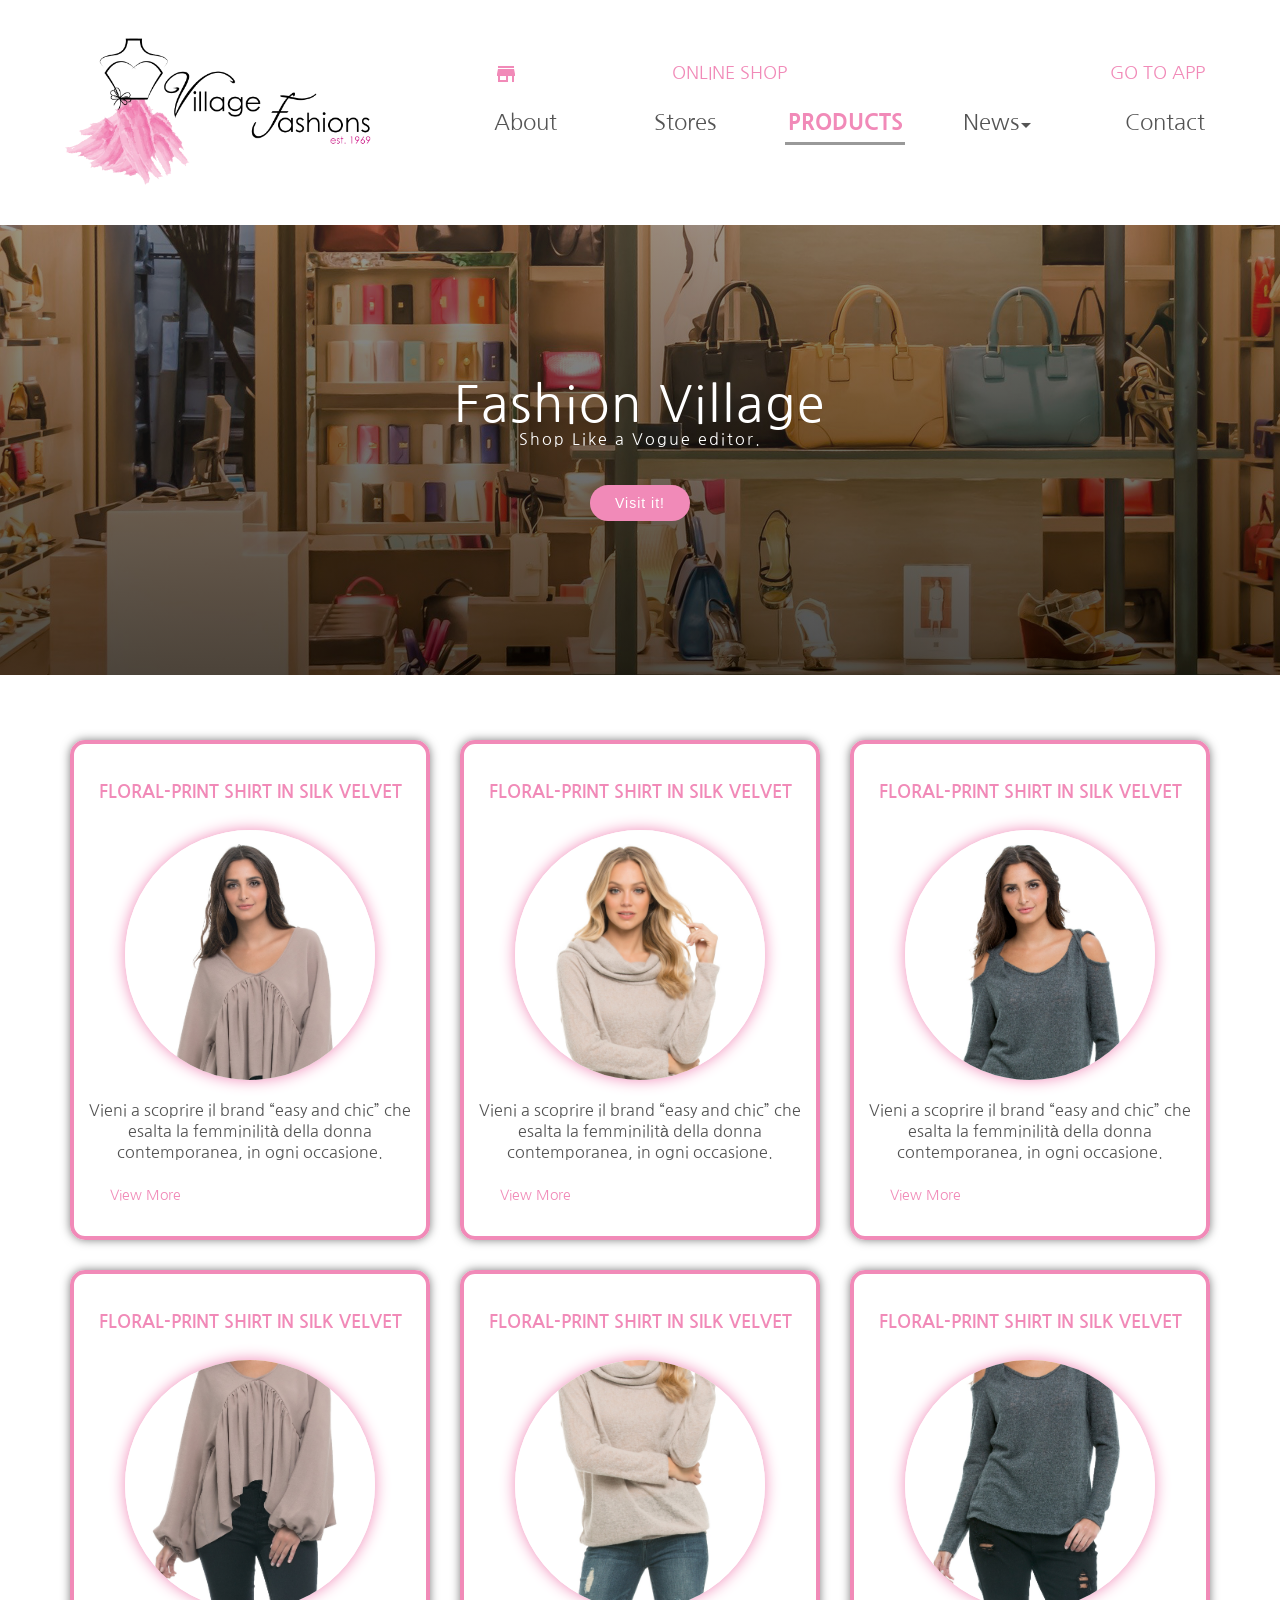
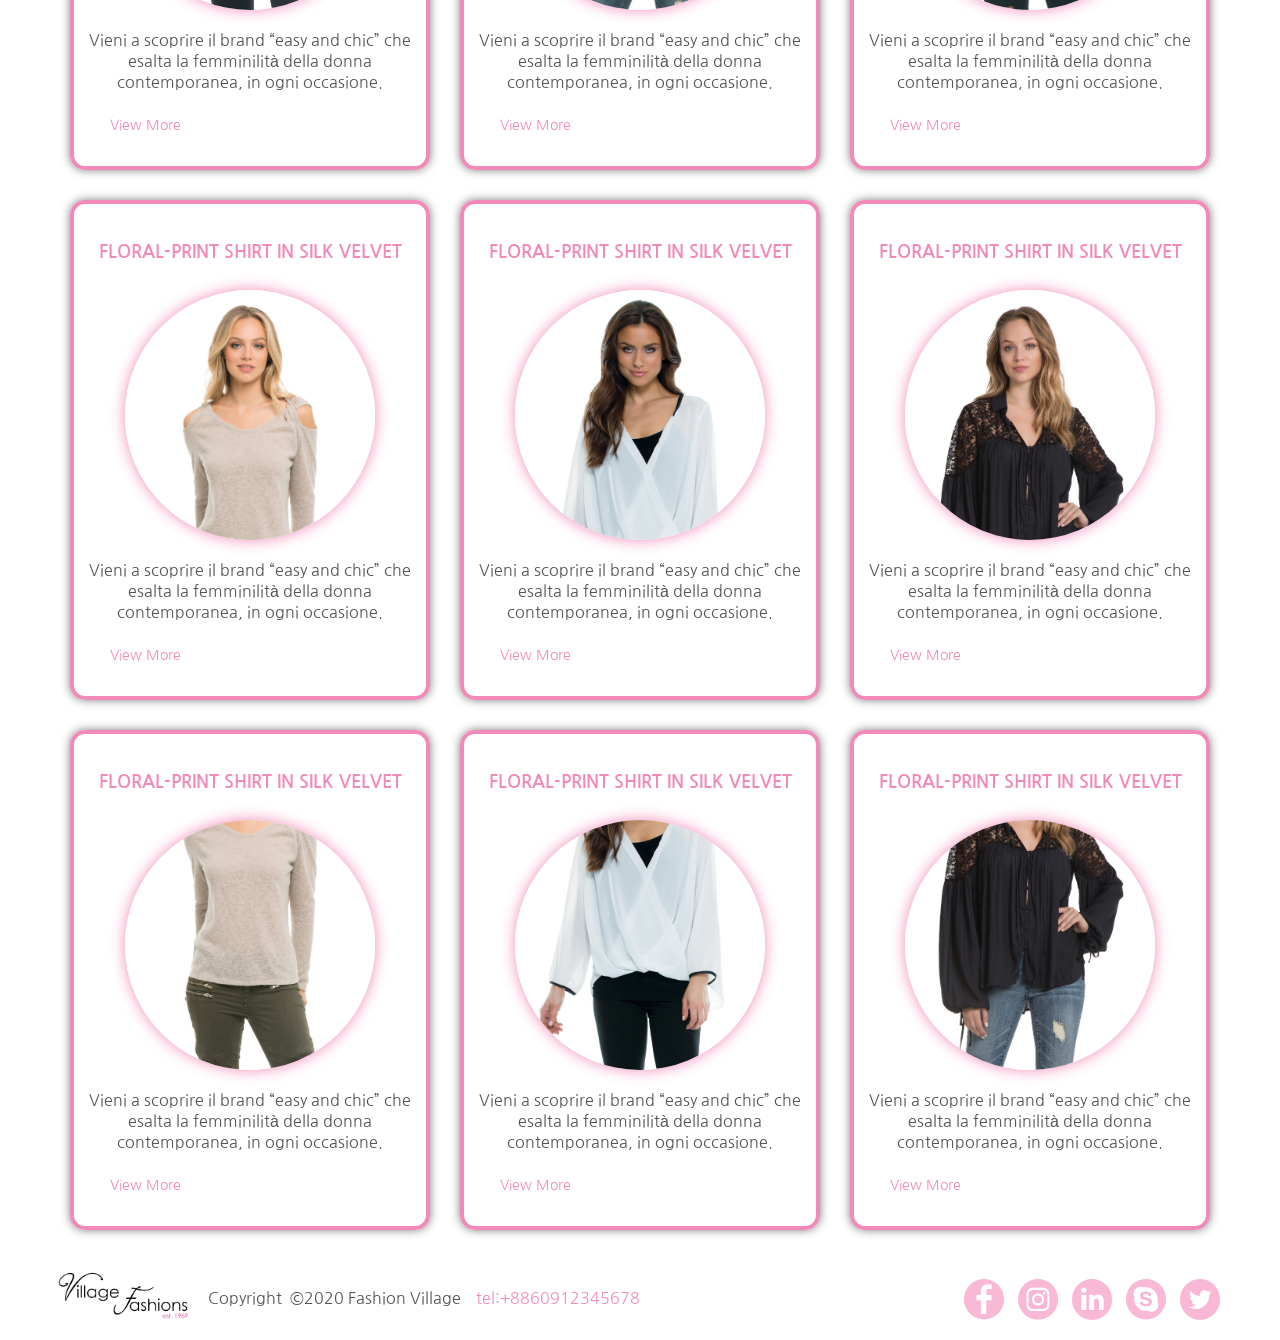
<file: products.html>
<!doctype html>
<html lang="en">

	<head>
		<meta charset="utf-8">
		<meta name="viewport" content="width=device-width, initial-scale=1.0,  user-scalable=1, minimum-scale=1.0, maximum-scale=2.0">
		<!-- https://developer.mozilla.org/en-US/docs/Web/HTML/Viewport_meta_tag -->

		<meta name="keywords" content="fasion village,fashion-village,fasion-village.com,shomon soft,shomonsoft,shomonsoft.com">
		<meta name="Description" content="Fashion Village is capable of exporting within very short period of time after the completion of production. We provide you with expert service on sourcing supplies and manufacture fashion items for your brand.We are specialized in manufacturing all kinds of Men’s wear, Women’s wear & Children’s wear.We have strong supervision on our authorized/partner factories by regular visit and expert Q.C team. We used to visit the factories in regular basis for the prompt result and if anything goes wrong, we can fix this up ASAP.We have no compromise with goods quality and our main goal is to satisfy our customer professionally with their expected quality and on time delivery of the order.">
		<title>Welcome to Fashion Village - All New Products</title>

		<!-- 網站字型 -->
		<link href="https://fonts.googleapis.com/css2?family=Nanum+Gothic:wght@400;700;800&display=swap" rel="stylesheet">

		<!--網站小圖示-->
		<link rel="shortcut icon" href="images/icon-main.ico">

		<!--Social圖標-->
		<link href="css/iconstyle.css" rel="stylesheet" type="text/css">
		<!--Google圖標-->
		<link rel="stylesheet" href="https://fonts.googleapis.com/icon?family=Material+Icons">

		<!--歸零CSS-->
		<link href="css/reset.css" rel="stylesheet" type="text/css">
		<!--變數設定CSS-->
		<link href="css/basic.css" rel="stylesheet" type="text/css">
		<!--版面設定CSS-->
		<link href="css/style.css" rel="stylesheet" type="text/css">

		<!--媒體查詢CSS-->
		<link rel="stylesheet" href="css/style_m.css" media="(min-width:980px) and (max-width:1239px)">
		<link rel="stylesheet" href="css/style_s.css" media="(max-width:979px)">

		<!-- JQ共用參數庫 for 橫幅 & Gotop  https://releases.jquery.com/jquery/ -->
		<script src="https://code.jquery.com/jquery-3.6.1.min.js"></script>

		<!--GotopJS宣告-->
		<script src="js/gotop.js"></script>

	</head>


	<body>
		<!--頁首區塊-->
		<div id="header">
			<div id="logo">
				<h1><span>Fashion Village</span><a href="index.html"></a></h1>
			</div>
			<div id="nav">
				<!--上層固定選單-->
				<nav id="top-nav">
					<ul>
						<li><a href="#0"><span class="material-icons">app_shortcut</span><span class="topnav-text">Go To APP</span></a></li>
						<li><a href="#0"><span class="material-icons">storefront</span><span class="topnav-text">Online Shop</span></a></li>
					</ul>
				</nav>

				<nav id="main-nav">
					<!--漢堡選單-->
					<input type="checkbox" class="toggler">
					<div class="hamburger">
						<div></div>
					</div>
					<div class="menu">
						<!--主選單-->
						<div>
							<div>
								<ul>
									<li><a href="about.html">About</a></li>
									<li><a href="stores.html">Stores</a></li>
									<li><a href="products.html" class="highlight_txt">Products</a></li>
									<li><a href="news.html">News<span class="material-icons">arrow_drop_down</span></a>
										<ul>
											<li><a href="news_lady.html">Lady</a></li>
											<li><a href="news_girl.html">Girl</a></li>
											<li><a href="news_child.html">Child</a></li>
										</ul>
									</li>
									<li><a href="contact.html">Contact</a></li>

									<!--SNS選單-->
									<p id="nav-sns">
										<a href="https://www.facebook.com/fashionvillage/" target="_blank"><span class="icon-fb"></span> </a>
										<a href="https://www.instagram.com/fashionvillage/" target="_blank"><span class="icon-ig"></span> </a>
										<a href="https://www.linkedin.com/fashionvillage" target="_blank"><span class="icon-linkdein"></span> </a>
										<a href="https://web.skype.com/" target="_blank"> <span class="icon-skype"></span> </a>
										<a href="https://www.twitter.com/fashionvillage" target="_blank"><span class="icon-twitter"></span> </a>
									</p>
								</ul>
							</div>
						</div>
					</div>
				</nav>
			</div>
		</div>

		<!--橫幅區塊-->
		<div class="hero-image" style="background-image: linear-gradient(rgba(50, 50, 50, 0.5), rgba(0, 0, 0, 0.7)), url('images/banner3.jpg');">
			<div class="hero-text">
				<h1 class="font-size_50 line_height-15">Fashion Village</h1>
				<p class="margin-bottom_20">Shop Like a Vogue editor.</p>
				<button>Visit it!</button>
			</div>
		</div>

		<!--內容區塊-->
		<div id="main-content">
			<div class="demobox">
				<h6>Floral-print shirt in silk velvet</h6>
				<a href="products-single.html">
					<div style="background-image:url(images/productpic1.jpg);" class="bg_top"></div>
				</a>
				<p class="margin_v2">Vieni a scoprire il brand “easy and chic” che esalta la femminilità della donna contemporanea, in ogni occasione.</p>
				<a href="products-single.html" class="more">View More <i class="material-icons">double_arrow</i></a>
			</div>
			<div class="demobox">
				<h6>Floral-print shirt in silk velvet</h6>
				<a href="products-single.html">
					<div style="background-image:url(images/productpic2.jpg);" class="bg_top"></div>
				</a>
				<p class="margin_v2">Vieni a scoprire il brand “easy and chic” che esalta la femminilità della donna contemporanea, in ogni occasione.</p>
				<a href="products-single.html" class="more">View More <i class="material-icons">double_arrow</i></a>
			</div>
			<div class="demobox">
				<h6>Floral-print shirt in silk velvet</h6>
				<a href="products-single.html">
					<div style="background-image:url(images/productpic3.jpg);" class="bg_top"></div>
				</a>
				<p class="margin_v2">Vieni a scoprire il brand “easy and chic” che esalta la femminilità della donna contemporanea, in ogni occasione.</p>
				<a href="products-single.html" class="more">View More <i class="material-icons">double_arrow</i></a>
			</div>
			<div class="demobox">
				<h6>Floral-print shirt in silk velvet</h6>
				<a href="products-single.html">
					<div style="background-image:url(images/productpic1.jpg);" class="bg_bottom"></div>
				</a>
				<p class="margin_v2">Vieni a scoprire il brand “easy and chic” che esalta la femminilità della donna contemporanea, in ogni occasione.</p>
				<a href="products-single.html" class="more">View More <i class="material-icons">double_arrow</i></a>
			</div>
			<div class="demobox">
				<h6>Floral-print shirt in silk velvet</h6>
				<a href="products-single.html">
					<div style="background-image:url(images/productpic2.jpg);" class="bg_bottom"></div>
				</a>
				<p class="margin_v2">Vieni a scoprire il brand “easy and chic” che esalta la femminilità della donna contemporanea, in ogni occasione.</p>
				<a href="products-single.html" class="more">View More <i class="material-icons">double_arrow</i></a>
			</div>
			<div class="demobox">
				<h6>Floral-print shirt in silk velvet</h6>
				<a href="products-single.html">
					<div style="background-image:url(images/productpic3.jpg);" class="bg_bottom"></div>
				</a>
				<p class="margin_v2">Vieni a scoprire il brand “easy and chic” che esalta la femminilità della donna contemporanea, in ogni occasione.</p>
				<a href="products-single.html" class="more">View More <i class="material-icons">double_arrow</i></a>
			</div>
			<div class="demobox">
				<h6>Floral-print shirt in silk velvet</h6>
				<a href="products-single.html">
					<div style="background-image:url(images/productpic4.jpg);" class="bg_top"></div>
				</a>
				<p class="margin_v2">Vieni a scoprire il brand “easy and chic” che esalta la femminilità della donna contemporanea, in ogni occasione.</p>
				<a href="products-single.html" class="more">View More <i class="material-icons">double_arrow</i></a>
			</div>
			<div class="demobox">
				<h6>Floral-print shirt in silk velvet</h6>
				<a href="products-single.html">
					<div style="background-image:url(images/productpic5.jpg);" class="bg_top"></div>
				</a>
				<p class="margin_v2">Vieni a scoprire il brand “easy and chic” che esalta la femminilità della donna contemporanea, in ogni occasione.</p>
				<a href="products-single.html" class="more">View More <i class="material-icons">double_arrow</i></a>
			</div>
			<div class="demobox">
				<h6>Floral-print shirt in silk velvet</h6>
				<a href="products-single.html">
					<div style="background-image:url(images/productpic6.jpg);" class="bg_top"></div>
				</a>
				<p class="margin_v2">Vieni a scoprire il brand “easy and chic” che esalta la femminilità della donna contemporanea, in ogni occasione.</p>
				<a href="products-single.html" class="more">View More <i class="material-icons">double_arrow</i></a>
			</div>
			<div class="demobox">
				<h6>Floral-print shirt in silk velvet</h6>
				<a href="products-single.html">
					<div style="background-image:url(images/productpic4.jpg);" class="bg_bottom"></div>
				</a>
				<p class="margin_v2">Vieni a scoprire il brand “easy and chic” che esalta la femminilità della donna contemporanea, in ogni occasione.</p>
				<a href="products-single.html" class="more">View More <i class="material-icons">double_arrow</i></a>
			</div>
			<div class="demobox">
				<h6>Floral-print shirt in silk velvet</h6>
				<a href="products-single.html">
					<div style="background-image:url(images/productpic5.jpg);" class="bg_bottom"></div>
				</a>
				<p class="margin_v2">Vieni a scoprire il brand “easy and chic” che esalta la femminilità della donna contemporanea, in ogni occasione.</p>
				<a href="products-single.html" class="more">View More <i class="material-icons">double_arrow</i></a>
			</div>
			<div class="demobox">
				<h6>Floral-print shirt in silk velvet</h6>
				<a href="products-single.html">
					<div style="background-image:url(images/productpic6.jpg);" class="bg_bottom"></div>
				</a>
				<p class="margin_v2">Vieni a scoprire il brand “easy and chic” che esalta la femminilità della donna contemporanea, in ogni occasione.</p>
				<a href="products-single.html" class="more">View More <i class="material-icons">double_arrow</i></a>
			</div>
		</div>
		</div>


		<!--頁尾區塊-->
		<div id="footer">
			<div id="small-logo"> <img src="images/logo-small.png" alt="FasionVillage"> </div>
			<div id="copyright"><small>Copyright  ©2020 Fashion Village</small><a href="tel:+8801886-666581">tel:+8860912345678</a> </div>
			<div id="sns">
				<a href="https://www.facebook.com/fashionvillage/" target="_blank"><span class="icon-fb"></span> </a>
				<a href="https://www.instagram.com/fashionvillage/" target="_blank"><span class="icon-ig"></span> </a>
				<a href="https://www.linkedin.com/fashionvillage" target="_blank"><span class="icon-linkdein"></span> </a>
				<a href="https://web.skype.com/" target="_blank"> <span class="icon-skype"></span> </a>
				<a href="https://www.twitter.com/fashionvillage" target="_blank"><span class="icon-twitter"></span> </a>
			</div>
		</div>
		<!--Go Top區塊-->
		<div id="gotop"><a href="#"><span class="material-icons">arrow_circle_up</span><span class="gotip">Go Back To Top</span></a></div>
	</body>

</html>
</file>
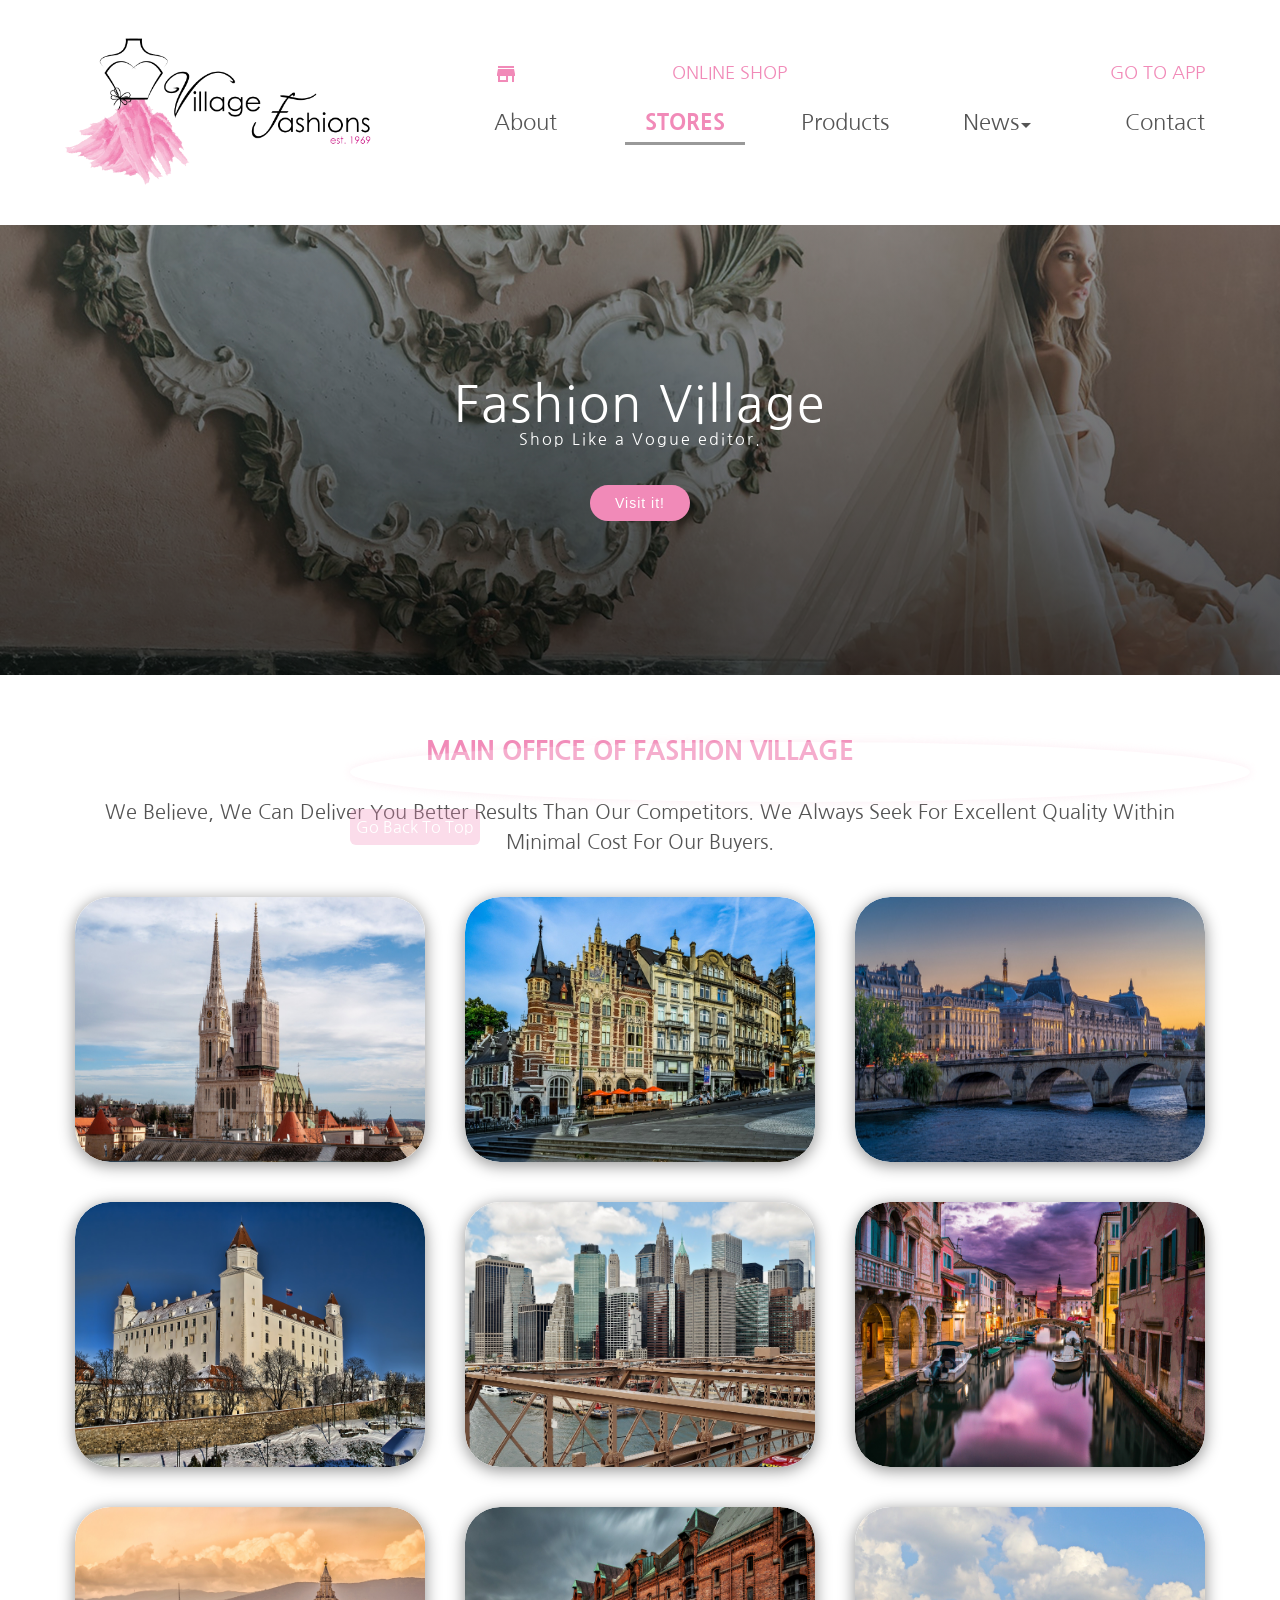
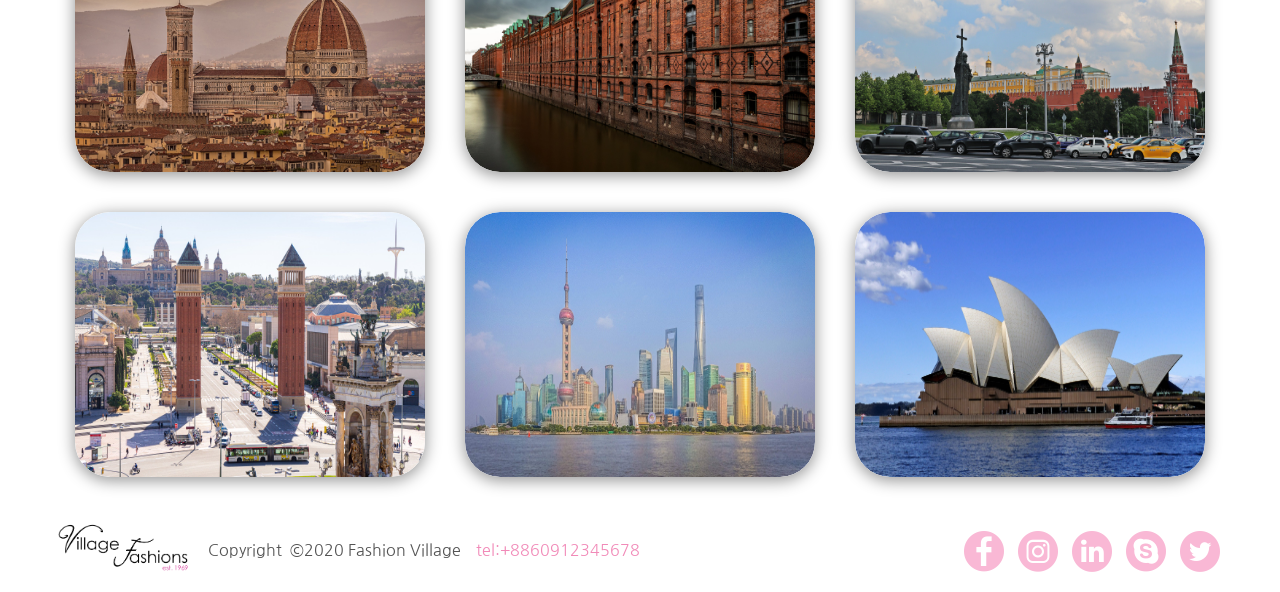
<file: stores.html>
<!doctype html>
<html lang="en">

	<head>
		<meta charset="utf-8">
		<meta name="viewport" content="width=device-width, initial-scale=1.0,  user-scalable=1, minimum-scale=1.0, maximum-scale=2.0">
		<!-- https://developer.mozilla.org/en-US/docs/Web/HTML/Viewport_meta_tag -->

		<meta name="keywords" content="fasion village,fashion-village,fasion-village.com,shomon soft,shomonsoft,shomonsoft.com">
		<meta name="Description" content="Fashion Village is capable of exporting within very short period of time after the completion of production. We provide you with expert service on sourcing supplies and manufacture fashion items for your brand.We are specialized in manufacturing all kinds of Men’s wear, Women’s wear & Children’s wear.We have strong supervision on our authorized/partner factories by regular visit and expert Q.C team. We used to visit the factories in regular basis for the prompt result and if anything goes wrong, we can fix this up ASAP.We have no compromise with goods quality and our main goal is to satisfy our customer professionally with their expected quality and on time delivery of the order.">
		<title>Welcome to Fashion Village - Our Stores</title>

		<!-- 網站字型 -->
		<link href="https://fonts.googleapis.com/css2?family=Nanum+Gothic:wght@400;700;800&display=swap" rel="stylesheet">

		<!--網站小圖示-->
		<link rel="shortcut icon" href="images/icon-main.ico">

		<!--Social圖標-->
		<link href="css/iconstyle.css" rel="stylesheet" type="text/css">
		<!--Google圖標-->
		<link rel="stylesheet" href="https://fonts.googleapis.com/icon?family=Material+Icons">

		<!--歸零CSS-->
		<link href="css/reset.css" rel="stylesheet" type="text/css">
		<!--變數設定CSS-->
		<link href="css/basic.css" rel="stylesheet" type="text/css">
		<!--版面設定CSS-->
		<link href="css/style.css" rel="stylesheet" type="text/css">

		<!--媒體查詢CSS-->
		<link rel="stylesheet" href="css/style_m.css" media="(min-width:980px) and (max-width:1239px)">
		<link rel="stylesheet" href="css/style_s.css" media="(max-width:979px)">

		<!-- JQ共用參數庫 for 橫幅 & Gotop  https://releases.jquery.com/jquery/ -->
		<script src="https://code.jquery.com/jquery-3.6.1.min.js"></script>

		<!--GotopJS宣告-->
		<script src="js/gotop.js"></script>

	</head>


	<body>
		<!--頁首區塊-->
		<div id="header">
			<div id="logo">
				<h1><span>Fashion Village</span><a href="index.html"></a></h1>
			</div>
			<div id="nav">
				<!--上層固定選單-->
				<nav id="top-nav">
					<ul>
						<li><a href="#0"><span class="material-icons">app_shortcut</span><span class="topnav-text">Go To APP</span></a></li>
						<li><a href="#0"><span class="material-icons">storefront</span><span class="topnav-text">Online Shop</span></a></li>
					</ul>
				</nav>

				<nav id="main-nav">
					<!--漢堡選單-->
					<input type="checkbox" class="toggler">
					<div class="hamburger">
						<div></div>
					</div>
					<div class="menu">
						<!--主選單-->
						<div>
							<div>
								<ul>
									<li><a href="about.html">About</a></li>
									<li><a href="stores.html" class="highlight_txt">Stores</a></li>
									<li><a href="products.html">Products</a></li>
									<li><a href="news.html">News<span class="material-icons">arrow_drop_down</span></a>
										<ul>
											<li><a href="news_lady.html">Lady</a></li>
											<li><a href="news_girl.html">Girl</a></li>
											<li><a href="news_child.html">Child</a></li>
										</ul>
									</li>
									<li><a href="contact.html">Contact</a></li>

									<!--SNS選單-->
									<p id="nav-sns">
										<a href="https://www.facebook.com/fashionvillage/" target="_blank"><span class="icon-fb"></span> </a>
										<a href="https://www.instagram.com/fashionvillage/" target="_blank"><span class="icon-ig"></span> </a>
										<a href="https://www.linkedin.com/fashionvillage" target="_blank"><span class="icon-linkdein"></span> </a>
										<a href="https://web.skype.com/" target="_blank"> <span class="icon-skype"></span> </a>
										<a href="https://www.twitter.com/fashionvillage" target="_blank"><span class="icon-twitter"></span> </a>
									</p>
								</ul>
							</div>
						</div>
					</div>
				</nav>
			</div>
		</div>

		<!--橫幅區塊-->
		<div class="hero-image" style="background-image: linear-gradient(rgba(50, 50, 50, 0.5), rgba(0, 0, 0, 0.7)), url('images/banner2.jpg');">
			<div class="hero-text">
				<h1 class="font-size_50 line_height-15">Fashion Village</h1>
				<p class="margin-bottom_20">Shop Like a Vogue editor.</p>
				<button>Visit it!</button>
			</div>
		</div>

		<!--內容區塊-->
		<div id="main-content">
			<h2 class="color_pink text-align_center">Main Office of Fashion Village</h2>
			<p class="subtext">We Believe, We Can Deliver You Better Results Than Our Competitors. We Always Seek For Excellent Quality Within Minimal Cost For Our Buyers.</p>
			<div class="allbox">
				<div class="flex">
					<div class="officebox">
						<img src="images/store1.jpg" alt="" />
						<a href="tel:+8801886-666581">
							<p class="middle">CALL FOR CONSULTATION</p>
						</a>
					</div>
					<div class="officebox">
						<img src="images/store2.jpg" alt="" />
						<a href="tel:+8801886-666581">
							<p class="middle">CALL FOR CONSULTATION</p>
						</a>
					</div>
					<div class="officebox">
						<img src="images/store3.jpg" alt="" />
						<a href="tel:+8801886-666581">
							<p class="middle">CALL FOR CONSULTATION</p>
						</a>
					</div>
				</div>
				<div class="flex">
					<div class="officebox">
						<img src="images/store4.jpg" alt="" />
						<a href="tel:+8801886-666581">
							<p class="middle">CALL FOR CONSULTATION</p>
						</a>
					</div>
					<div class="officebox">
						<img src="images/store5.jpg" alt="" />
						<a href="tel:+8801886-666581">
							<p class="middle">CALL FOR CONSULTATION</p>
						</a>
					</div>
					<div class="officebox">
						<img src="images/store6.jpg" alt="" />
						<a href="tel:+8801886-666581">
							<p class="middle">CALL FOR CONSULTATION</p>
						</a>
					</div>
				</div>
				<div class="flex">
					<div class="officebox">
						<img src="images/store7.jpg" alt="" />
						<a href="tel:+8801886-666581">
							<p class="middle">CALL FOR CONSULTATION</p>
						</a>
					</div>
					<div class="officebox">
						<img src="images/store8.jpg" alt="" />
						<a href="tel:+8801886-666581">
							<p class="middle">CALL FOR CONSULTATION</p>
						</a>
					</div>
					<div class="officebox">
						<img src="images/store9.jpg" alt="" />
						<a href="tel:+8801886-666581">
							<p class="middle">CALL FOR CONSULTATION</p>
						</a>
					</div>
				</div>
				<div class="flex">
					<div class="officebox">
						<img src="images/store10.jpg" alt="" />
						<a href="tel:+8801886-666581">
							<p class="middle">CALL FOR CONSULTATION</p>
						</a>
					</div>
					<div class="officebox">
						<img src="images/store11.jpg" alt="" />
						<a href="tel:+8801886-666581">
							<p class="middle">CALL FOR CONSULTATION</p>
						</a>
					</div>
					<div class="officebox">
						<img src="images/store12.jpg" alt="" />
						<a href="tel:+8801886-666581">
							<p class="middle">CALL FOR CONSULTATION</p>
						</a>
					</div>
				</div>
			</div>
		</div>

		<!--頁尾區塊-->
		<div id="footer">
			<div id="small-logo"> <a href="index.html"><img src="images/logo-small.png" alt="FashionVillage" title="Go Back To Homepage"></a> </div>
			<div id="copyright"><small>Copyright  ©2020 Fashion Village</small><a href="tel:+8801886-666581">tel:+8860912345678</a> </div>
			<div id="sns">
				<a href="https://www.facebook.com/fashionvillage/" target="_blank"><span class="icon-fb"></span> </a>
				<a href="https://www.instagram.com/fashionvillage/" target="_blank"><span class="icon-ig"></span> </a>
				<a href="https://www.linkedin.com/fashionvillage" target="_blank"><span class="icon-linkdein"></span> </a>
				<a href="https://web.skype.com/" target="_blank"> <span class="icon-skype"></span> </a>
				<a href="https://www.twitter.com/fashionvillage" target="_blank"><span class="icon-twitter"></span> </a>
			</div>
		</div>
		<!--Go Top區塊-->
		<div id="gotop"><a href="#"><span class="material-icons">arrow_circle_up</span><span class="gotip">Go Back To Top</span></a></div>
	</body>

</html>
</file>
<file: css/iconstyle.css>
@font-face {
  font-family: 'icomoon';
  src:  url('../fonts/icomoon.eot?ahalj9');
  src:  url('../fonts/icomoon.eot?ahalj9#iefix') format('embedded-opentype'),
    url('../fonts/icomoon.ttf?ahalj9') format('truetype'),
    url('../fonts/icomoon.woff?ahalj9') format('woff'),
    url('../fonts/icomoon.svg?ahalj9#icomoon') format('svg');
  font-weight: normal;
  font-style: normal;
  font-display: block;
}

[class^="icon-"], [class*=" icon-"] {
  /* use !important to prevent issues with browser extensions that change fonts */
  font-family: 'icomoon' !important;
  font-style: normal;
  font-weight: normal;
  font-variant: normal;
  text-transform: none;
  line-height: 1;
  font-size: 40px;
  margin:0 5px;
  color: #f9b8d5;

  /* Better Font Rendering =========== */
  -webkit-font-smoothing: antialiased;
  -moz-osx-font-smoothing: grayscale;
}
[class^="icon-"]:hover, [class*=" icon-"]:hover {
	color: #f18ab8;
}
/* arrow */
.icon-arrow-start:before {
  content: "\e90a";
}
.icon-arrow-left:before {
  content: "\e90b";
}
.icon-arrow-right:before {
  content: "\e90c";
}
.icon-arrow-end:before {
  content: "\e90d";
}

/* number */
.icon-0:before {
  content: "\e900";
}
.icon-1:before {
  content: "\e901";
}
.icon-2:before {
  content: "\e902";
}
.icon-3:before {
  content: "\e903";
}
.icon-4:before {
  content: "\e904";
}
.icon-5:before {
  content: "\e905";
}
.icon-6:before {
  content: "\e906";
}
.icon-7:before {
  content: "\e907";
}
.icon-8:before {
  content: "\e908";
}
.icon-9:before {
  content: "\e909";
}

/* sns */
.icon-fb:before {
  content: "\a901";
}
.icon-ig:before {
  content: "\a902";
}
.icon-linkdein:before {
  content: "\a903";
}
.icon-skype:before {
  content: "\a904";
}
.icon-twitter:before {
  content: "\a905";
}
</file>
<file: css/basic.css>
@charset "UTF-8";

/*-------變數設定-------*/

:root {
  /*-------色彩命名-------*/
  --black: #000000ff;
  /*ff為透明度*/
  --grey: #545454ff;
  --silver: #6f6f6fff;
  --spanish: #999999ff;
  --gainsboro: #e0e0e0ff;
  --white: #ffffffff;
  --pink: #f18ab8ff;
  --mimi: #f9cddeff;
  --piggy: #fae4eeff;
  --red: #ff0000ff;
  --empty: #ffffff00;
  --info: #2f80edff;
  --success: #27ae60ff;
  --warning: #e2b93bff;
  --error: #eb5757ff;

  /*-------文字尺寸設定-------*/
  --h1: 30px;
  --h2: 26px;
  --h3: 24px;
  --h4: 22px;
  --h5: 20px;
  --h6: 18px;
  --normal: 16px;
  --small: 14px;
  --mini: 12px;

  /*-------間距基準值設定-------*/
  --spacing1: 8px;
  --spacing2: 16px;
  --spacing3: 24px;
  --spacing4: 32px;
  --spacing5: 40px;
  --spacing6: 56px;
  --spacing7: 72px;
  --spacing8: 80px;
  --spacing9: 96px;
  --spacing10: 120px;

  --size_normal: 10px;
  --size_basic: 0.1;

}

/*-------基本元素設定-------*/
html, body {
  font-family: 'Nanum Gothic', '微軟正黑體', sans-serif;
  color: var(--grey, #545454ff);
  /*#545454ff為預防舊版瀏覽器的設定值*/
  height: 100%;
  font-size: var(--normal);
}

a:link, a:active, a:visited {
  color: var(--pink, #f18ab8ff);
  text-decoration: none;
}

a:hover {
  color: var(--black, #000000ff);
  text-decoration: underline;
}

/*-------常用樣式設定-------*/
/*-------標題文字-------*/
.h1 {
  font-size: var(--h1, 30px);
  font-weight: 800;
  line-height: calc(var(--size_basic, 0.1)* 25);
  margin: calc(var(--size_normal, 10px)* 2) 0;
}

h2 {
  font-size: var(--h2, 26px);
  font-weight: 800;
  line-height: calc(var(--size_basic, 0.1)* 20);
  text-transform: uppercase;
}

h3 {
  font-size: var(--h3, 24px);
  font-weight: 400;
  line-height: calc(var(--size_basic, 0.1)* 20);
  text-transform: uppercase;
}

h4 {
  font-size: var(--h4, 22px);
  font-weight: 400;
  line-height: calc(var(--size_basic, 0.1)* 20);
}

h5 {
  font-size: var(--h5, 20px);
  font-weight: 200;
  line-height: calc(var(--size_basic, 0.1)* 20);
}

h6 {
  font-size: var(--h6, 18px);
  font-weight: 200;
  line-height: calc(var(--size_basic, 0.1)* 20);
}

/*-------段落文字-------*/
p {
  font-size: var(--normal, 16px);
  line-height: calc(var(--size_basic, 0.1)* 13);
}

/*-------文字排版樣式-------*/
/*------文字尺寸------*/
.font-size_12 {
  font-size: var(--mini, 12px) !important;
}

.font-size_14 {
  font-size: var(--small, 14px) !important;
}

.font-size_16 {
  font-size: var(--normal, 16px) !important;
}

.font-size_18 {
  font-size: var(--h6, 18px) !important;
}

.font-size_20 {
  font-size: var(--h5, 20px) !important;
}

.font-size_22 {
  font-size: var(--h4, 22px) !important;
}

.font-size_24 {
  font-size: var(--h3, 24px) !important;
}

.font-size_26 {
  font-size: var(--h2, 26px) !important;
}

.font-size_30 {
  font-size: var(--h1, 30px) !important;
}

.font-size_36 {
  font-size: calc(var(--h6, 18px)*2) !important;
}

.font-size_40 {
  font-size: calc(var(--size_normal, 10px)*4) !important;
}

.font-size_50 {
  font-size: calc(var(--size_normal, 10px)*5) !important;
}

.font-size_smaller {
  font-size: 80% !important;
}

.font-size_bigger {
  font-size: 120% !important;
}

/*------文字粗體------*/
.font-weight_800 {
  font-weight: 800;
}

.font-weight_700 {
  font-weight: 700;
}

.font-weight_600 {
  font-weight: 600;
}

.font-weight_400 {
  font-weight: 400;
}

.font-weight_bolder {
  font-weight: bolder;
}

.font-weight_normal {
  font-weight: normal;
}

/*------文字大小寫------*/
.text_uppercase {
  text-transform: uppercase;
}

.text_lowercase {
  text-transform: lowercase;
}

.text_nocase {
  text-transform: none;
}

/*------文字色彩------*/
.color_black {
  color: var(--black, #000000ff);
}

.color_grey {
  color: var(--grey, #545454ff);
}

.color_silver {
  color: var(--silver, #6f6f6fff);
}

.color_spanish {
  color: var(--spanish, #999999ff);
}

.color_gainsboro {
  color: var(--gainsboro, #e0e0e0ff);
}

.color_white {
  color: var(--white, #ffffffff);
}

.color_pink {
  color: var(--pink, #f18ab8ff);
}

.color_mimi {
  color: var(--mimi, #f9cddeff);
}

.color_piggy {
  color: var(--piggy, #fae4eeff);
}

.color_red {
  color: var(--red, #ff0000ff);
}

/*------段落設定------*/
/*-----行高設定-----*/
.line-height_13 {
  line-height: calc(var(--size_basic, 0.1)*13);
}

.line-height_15 {
  line-height: calc(var(--size_basic, 0.1)*15);
}

.line-height_1 {
  line-height: calc(var(--size_basic, 0.1)*10);
}

.line-height_2 {
  line-height: calc(var(--size_basic, 0.1)*20);
}

.line-height_3 {
  line-height: calc(var(--size_basic, 0.1)*30);
}

.line-height_4 {
  line-height: calc(var(--size_basic, 0.1)*40);
}

.line-height_5 {
  line-height: calc(var(--size_basic, 0.1)*50);
}

.line-height_6 {
  line-height: calc(var(--size_basic, 0.1)*60);
}

.line-height_7 {
  line-height: calc(var(--size_basic, 0.1)*70);
}

.line-height_8 {
  line-height: calc(var(--size_basic, 0.1)*80);
}

.line-height_9 {
  line-height: calc(var(--size_basic, 0.1)*90);
}

.line-height_10 {
  line-height: calc(var(--size_normal, 10px)*1);
}

.line-height_20 {
  line-height: calc(var(--size_normal, 10px)*2);
}

.line-height_30 {
  line-height: calc(var(--size_normal, 10px)*3);
}

.line-height_40 {
  line-height: calc(var(--size_normal, 10px)*4);
}

.line-height_50 {
  line-height: calc(var(--size_normal, 10px)*5);
}


/*-----段落對齊-----*/
.text-align_left {
  text-align: left;
}

.text-align_center {
  text-align: center;
}

.text-align_right {
  text-align: right;
}

.text-align_justify {
  text-align: justify;
}


/*------文字特殊樣式------*/
/*------文字陰影------*/
.text_shadow_2 {
  text-shadow: 0 0 2px var(--grey, #545454ff);
}


/*------文字折行------*/
.ellipsis_1 {
  white-space: nowrap;
  overflow: hidden;
  text-overflow: ellipsis;
}

.ellipsis_2 {
  display: -webkit-box;
  -webkit-box-orient: vertical;
  -webkit-line-clamp: 2;
  /*行數*/
  overflow: hidden;
}

.ellipsis_3 {
  display: -webkit-box;
  -webkit-box-orient: vertical;
  -webkit-line-clamp: 3;
  /*行數*/
  overflow: hidden;
}

.ellipsis_4 {
  display: -webkit-box;
  -webkit-box-orient: vertical;
  -webkit-line-clamp: 4;
  /*行數*/
  overflow: hidden;
}

.ellipsis_5 {
  display: -webkit-box;
  -webkit-box-orient: vertical;
  -webkit-line-clamp: 5;
  /*行數*/
  overflow: hidden;
}

/*------首字放大------*/
.first-letter-effect:first-letter {
  font-size: 200%;
  color: var(--pink, #f18ab8ff);
  font-weight: bold;
}

/*------提示文字-------*/
.tooltip {
  position: relative;
  display: inline-block;
}

.tooltip .tooltiptext {
  visibility: hidden;
  width: 120px;
  background-color: var(--pink, #f18ab8ff);
  color: var(--white, #ffffffff);
  text-align: center;
  border-radius: 6px;
  padding: 5px 0;

  /* Position the tooltip */
  position: absolute;
  z-index: 10000;
  bottom: 100%;
  left: 50%;
  margin-left: -60px;
  opacity: 0;
  transition: opacity 0.5s;
}

.tooltip:hover .tooltiptext {
  visibility: visible;
  opacity: 1;
}

/*------作用文字-------*/
.highlight_txt {
  border-bottom: 3px solid var(--spanish, #999999ff);
  font-weight: 800 !important;
  text-transform: uppercase;
  color: var(--pink, #f18ab8ff) !important;
}

.active_txt {
  padding: var(--size_normal, 10px);
  background-color: var(--pink, #f18ab8ff);
  color: var(--white, #ffffffff);
}

/*-------區塊樣式設定-------*/
/*-----背景顏色設定-----*/
.bg_black {
  background-color: var(--black, #000000ff);
}

.bg_grey {
  background-color: var(--grey, #545454ff);
}

.bg_silver {
  background-color: var(--silver, #6f6f6fff);
}

.bg_spanish {
  background-color: var(--spanish, #999999ff);
}

.bg_white {
  background-color: var(--white, #ffffffff);
}

.bg_pink {
  background-color: var(--pink, #f18ab8ff);
}

.bg_mimi {
  background-color: var(--mimi, #f9cddeff);
}

.bg_piggy {
  background-color: var(--piggy, #fae4eeff);
}

.bg_red {
  background-color: var(--red, #ff0000ff);
}

/*-----漸層顏色設定-----*/
.gradient_silver {
  background-image: linear-gradient(var(--white, #ffffffff)0%, var(--silver, #6f6f6fff)150%);
}

.gradient_grey {
  background-image: linear-gradient(var(--white, #ffffffff)0%, var(--grey, #545454ff)150%);
}

.gradient_black {
  background-image: linear-gradient(var(--white, #ffffffff)0%, var(--black, #000000ff)150%);
}

.gradient_pink {
  background-image: linear-gradient(var(--white, #ffffffff)0%, var(--pink, #f18ab8ff)150%);
}

.gradient_mimi {
  background-image: linear-gradient(var(--white, #ffffffff)0%, var(--mimi, #f9cddeff)150%);
}

.gradient_piggy {
  background-image: linear-gradient(var(--white, #ffffffff)0%, var(--piggy, #fae4eeff)150%);
}

.gradient_line {
  background-image: repeating-linear-gradient(var(--piggy, #fae4eeff) 26%, var(--pink, #f18ab8ff) 27%, var(--piggy, #fae4eeff) 28%, var(--piggy, #fae4eeff));
}

/*----邊框設定----*/
.border-radius_15 {
  border-radius: 15px;
}

.border-radius_30 {
  border-radius: 30px;
}

.border-radius_all {
  border-radius: 100%;
}

.border_bottom-5 {
  border-bottom: 5px solid var(--pink, #f18ab8ff);
}

/*----盒子陰影設定----*/
.boxshadow_pink-5 {
  box-shadow: 0 0 5px 10px var(--pink, #f18ab8ff);
}

.boxshadow_pink-10 {
  box-shadow: 0 0 10px 10px var(--pink, #f18ab8ff);
}

.boxshadow_pink-15 {
  box-shadow: 0 0 15px 10px var(--pink, #f18ab8ff);
}

.boxshadow_silver-5 {
  box-shadow: 0 0 5px 10px var(--silver, #6f6f6fff);
}

.boxshadow_silver-10 {
  box-shadow: 0 0 10px 10px var(--silver, #6f6f6fff);
}

.boxshadow_silver-15 {
  box-shadow: 0 0 15px 10px var(--silver, #6f6f6fff);
}

/*----下落式陰影設定----*/
.dropshadow_silver-5 {
  filter: drop-shadow(0 0 5px var(--silver, #6f6f6fff));
}

.dropshadow_silver-10 {
  filter: drop-shadow(0 0 10px var(--silver, #6f6f6fff));
}

.dropshadow_silver-15 {
  filter: drop-shadow(0 0 15px var(--silver, #6f6f6fff));
}

/*-----Padding設定-----*/
.padding-left_10 {
  padding-left: calc(var(--size_normal, 10px)*1);
}

.padding-left_20 {
  padding-left: calc(var(--size_normal, 10px)*2);
}

.padding-left_30 {
  padding-left: calc(var(--size_normal, 10px)*3);
}

.padding-left_40 {
  padding-left: calc(var(--size_normal, 10px)*4);
}

.padding-left_50 {
  padding-left: calc(var(--size_normal, 10px)*5);
}

.padding_right_10 {
  padding-right: calc(var(--size_normal, 10px)*1);
}

.padding_right_20 {
  padding-right: calc(var(--size_normal, 10px)*2);
}

.padding-right_30 {
  padding-right: calc(var(--size_normal, 10px)*3);
}

.padding_right-40 {
  padding-right: calc(var(--size_normal, 10px)*4);
}

.padding_right-50 {
  padding-right: calc(var(--size_normal, 10px)*5);
}

.padding_h1 {
  padding-left: calc(var(--size_normal, 10px)*1);
  padding-right: calc(var(--size_normal, 10px)*1);
}

.padding_h2 {
  padding-left: calc(var(--size_normal, 10px)*2);
  padding-right: calc(var(--size_normal, 10px)*2);
}

.padding_h3 {
  padding-left: calc(var(--size_normal, 10px)*3);
  padding-right: calc(var(--size_normal, 10px)*3);
}

.padding_h4 {
  padding-left: calc(var(--size_normal, 10px)*4);
  padding-right: calc(var(--size_normal, 10px)*4);
}

.padding_h45 {
  padding-left: calc(var(--size_normal, 10px)*4.5);
  padding-right: calc(var(--size_normal, 10px)*4.5);
}

.padding_h5 {
  padding-left: calc(var(--size_normal, 10px)*5);
  padding-right: calc(var(--size_normal, 10px)*5);
}

.padding_h85 {
  padding-left: calc(var(--size_normal, 10px)*8.5);
  padding-right: calc(var(--size_normal, 10px)*8.5);
}

.padding-top_10 {
  padding-top: calc(var(--size_normal, 10px)*1);
}

.padding-top_20 {
  padding-top: calc(var(--size_normal, 10px)*2);
}

.padding-top_30 {
  padding-top: calc(var(--size_normal, 10px)*3);
}

.padding-top_40 {
  padding-top: calc(var(--size_normal, 10px)*4);
}

.padding-top_50 {
  padding-top: calc(var(--size_normal, 10px)*5);
}

.padding-bottom_10 {
  padding-bottom: calc(var(--size_normal, 10px)*1);
}

.padding-bottom_20 {
  padding-bottom: calc(var(--size_normal, 10px)*2);
}

.padding-bottom_30 {
  padding-bottom: calc(var(--size_normal, 10px)*3);
}

.padding-bottom_40 {
  padding-bottom: calc(var(--size_normal, 10px)*4);
}

.padding-bottom_50 {
  padding-bottom: calc(var(--size_normal, 10px)*5);
}


.padding_v1 {
  padding-top: calc(var(--size_normal, 10px)*1);
  padding-bottom: calc(var(--size_normal, 10px)*1);
}

.paddingn_v2 {
  padding-top: calc(var(--size_normal, 10px)*2);
  padding-bottom: calc(var(--size_normal, 10px)*2);
}

.padding_v3 {
  padding-top: calc(var(--size_normal, 10px)*3);
  padding-bottom: calc(var(--size_normal, 10px)*3);
}

.padding_v4 {
  padding-top: calc(var(--size_normal, 10px)*4);
  padding-bottom: calc(var(--size_normal, 10px)*4);
}

.padding_v45 {
  padding-top: calc(var(--size_normal, 10px)*4.5);
  padding-bottom: calc(var(--size_normal, 10px)*4.5);
}

.padding_v5 {
  padding-top: calc(var(--size_normal, 10px)*5);
  padding-bottom: calc(var(--size_normal, 10px)*5);
}

.padding_v85 {
  padding-top: calc(var(--size_normal, 10px)*8.5);
  padding-bottom: calc(var(--size_normal, 10px)*8.5);
}

.padding_1 {
  padding: calc(var(--size_normal, 10px)*1);
}

.padding_2 {
  padding: calc(var(--size_normal, 10px)*2);
}

.padding_3 {
  padding: calc(var(--size_normal, 10px)*3);
}

.padding_4 {
  padding: calc(var(--size_normal, 10px)*4);
}

.padding_45 {
  padding: calc(var(--size_normal, 10px)*4.5);
}

.padding_5 {
  padding: calc(var(--size_normal, 10px)*5);
}

.padding_85 {
  padding: calc(var(--size_normal, 10px)*8.5);
}


/*-----Margin設定-----*/
.margin-left_10 {
  margin-left: calc(var(--size_normal, 10px)*1);
}

.margin-left_20 {
  margin-left: calc(var(--size_normal, 10px)*2);
}

.margin-left_30 {
  margin-left: calc(var(--size_normal, 10px)*3);
}

.margin-left_40 {
  margin-left: calc(var(--size_normal, 10px)*4);
}

.margin-left_50 {
  margin-left: calc(var(--size_normal, 10px)*5);
}

.margin-right_10 {
  margin-right: calc(var(--size_normal, 10px)*1);
}

.margin-right_20 {
  margin-right: calc(var(--size_normal, 10px)*2);
}

.margin-right_30 {
  margin-right: calc(var(--size_normal, 10px)*3);
}

.margin-right_40 {
  margin-right: calc(var(--size_normal, 10px)*4);
}

.margin-right_50 {
  margin-right: calc(var(--size_normal, 10px)*5);
}

.margin_h1 {
  margin-left: calc(var(--size_normal, 10px)*1);
  margin-right: calc(var(--size_normal, 10px)*1);
}

.margin_h2 {
  margin-left: calc(var(--size_normal, 10px)*2);
  margin-right: calc(var(--size_normal, 10px)*2);
}

.margin_h3 {
  margin-left: calc(var(--size_normal, 10px)*3);
  margin-right: calc(var(--size_normal, 10px)*3);
}

.margin_h4 {
  margin-left: calc(var(--size_normal, 10px)*4);
  margin-right: calc(var(--size_normal, 10px)*4);
}

.margin_h45 {
  margin-left: calc(var(--size_normal, 10px)*4.5);
  margin-right: calc(var(--size_normal, 10px)*4.5);
}

.margin_h5 {
  margin-left: calc(var(--size_normal, 10px)*5);
  margin-right: calc(var(--size_normal, 10px)*5);
}

.margin_h85 {
  margin-left: calc(var(--size_normal, 10px)*8.5);
  margin-right: calc(var(--size_normal, 10px)*8.5);
}

.margin-top_10 {
  margin-top: calc(var(--size_normal, 10px)*1);
}

.margin-top_20 {
  margin-top: calc(var(--size_normal, 10px)*2);
}

.margin-top_30 {
  margin-top: calc(var(--size_normal, 10px)*3);
}

.margin-top_40 {
  margin-top: calc(var(--size_normal, 10px)*4);
}

.margin-top_50 {
  margin-top: calc(var(--size_normal, 10px)*5);
}

.margin-bottom_10 {
  margin-bottom: calc(var(--size_normal, 10px)*1);
}

.margin-bottom_20 {
  margin-bottom: calc(var(--size_normal, 10px)*2);
}

.margin-bottom_30 {
  margin-bottom: calc(var(--size_normal, 10px)*3);
}

.margin-bottom_40 {
  margin-bottom: calc(var(--size_normal, 10px)*4);
}

.margin-bottom_50 {
  margin-bottom: calc(var(--size_normal, 10px)*5);
}


.margin_v1 {
  margin-top: calc(var(--size_normal, 10px)*1);
  margin-bottom: calc(var(--size_normal, 10px)*1);
}

.margin_v2 {
  margin-top: calc(var(--size_normal, 10px)*2);
  margin-bottom: calc(var(--size_normal, 10px)*2);
}

.margin_v3 {
  margin-top: calc(var(--size_normal, 10px)*3);
  margin-bottom: calc(var(--size_normal, 10px)*3);
}

.margin_v4 {
  margin-top: calc(var(--size_normal, 10px)*4);
  margin-bottom: calc(var(--size_normal, 10px)*4);
}

.margin_v45 {
  margin-top: calc(var(--size_normal, 10px)*4.5);
  margin-bottom: calc(var(--size_normal, 10px)*4.5);
}

.margin_v5 {
  margin-top: calc(var(--size_normal, 10px)*5);
  margin-bottom: calc(var(--size_normal, 10px)*5);
}

.margin_v85 {
  margin-top: calc(var(--size_normal, 10px)*8.5);
  margin-bottom: calc(var(--size_normal, 10px)*8.5);
}

.margin_1 {
  margin: calc(var(--size_normal, 10px)*1);
}

.margin_2 {
  margin: calc(var(--size_normal, 10px)*2);
}

.margin_3 {
  margin: calc(var(--size_normal, 10px)*3);
}

.margin_4 {
  margin: calc(var(--size_normal, 10px)*4);
}

.margin_45 {
  margin: calc(var(--size_normal, 10px)*4.5);
}

.margin_5 {
  margin: calc(var(--size_normal, 10px)*5);
}

.margin_85 {
  margin: calc(var(--size_normal, 10px)*8.5);
}

/*-----版面設定-----*/
/*----浮動設定----*/
.float_left {
  float: left;
}

.float_right {
  float: right;
}

.float_none {
  float: none;
}

.clear_both {
  clear: both;
}

/*----Position設定----*/
.position_absolute-bottom-20 {
  position: absolute;
  bottom: 20px;
  right: 20px;
}

.position_absolute-center {
  position: absolute;
  z-index: 99;
  bottom: 0;
  left: 28%;
}

.position_relative {
  position: relative;
}

/*----Display設定----*/
.display_block {
  display: block !important;
}

.display_inlineblock {
  display: inline-block !important;
}

.display_inline {
  display: inline !important;
}

/*-----分欄設定-----*/
.column-count_1 {
  column-count: 1;
}
.column-count_2 {
  column-count: 2;
}
.column-count_3 {
  column-count: 3;
}
.column-count_4 {
  column-count: 4;
}
.column-count_5 {
  column-count: 5;
}

.column-gap_50{
  column-gap: 50px;
}
.column-gap_40{
  column-gap: 40px;
}
.column-gapu_30{
  column-gap: 30px;
}
.column-gap_20{
  column-gap:20px;
}
.column-gap_10{
  column-gap:10px;
}
.column-gap_0{
  column-gap:0;
}

.column-rule {
  column-rule: 1px solid var(--spanish, #999999ff);
}


/*-----背景圖位置-----*/
.bg_top {
  background-position: top;
}

.bg_bottom {
  background-position: bottom;
}

/*-----圖片效果設定-----*/
.flip_img {
  -webkit-transform: scaleX(-1);
  transform: scaleX(-1);
}
.vflip_img {
  -webkit-transform: scaleY(-1);
  transform: scaleY(-1);
}

.vertical-align_middle {
  vertical-align: middle;
}

.vertical-align_bottom {
  vertical-align: bottom;
}

.pic_width-350 {
  width: calc(var(--size_normal, 10px)*35);
  height: auto;
}

.pic_transform {
  transform: scale(1, 1);
  transition: transform 0.4s linear;
}

.pic_transform:hover {
  transform: scale(1.5, 1.5);
  opacity: 0.6;
  box-shadow: 0 0 10px 5px var(--grey, #545454ff);
  z-index: 1000;
  position: relative;/*position要啟用，z-index才有作用*/
}

.pic_drop-shadow {
  filter: drop-shadow(5px 5px 5px var(--grey, #545454ff));
}

/*-------組件樣式設定-------*/
/*----按鈕顏色----*/
.button_grey {
  font-size: var(--size_normal, 16px);
  font-weight: bolder;
  text-align: center;
  color: var(--white, #ffffffff);
  background-color: var(--grey, #545454ff);
}

.button_grey:hover {
  color: var(--grey, #545454ff);
  background-color: var(--white, #ffffffff);
}

.button_grey:active {
  color: var(--white, #ffffffff);
  background-image: linear-gradient(var(--white, #ffffffff)0%, var(--grey, #545454ff)150%);
}

.button_grey-gradient {
  font-size: var(--size_normal, 16px);
  font-weight: bolder;
  text-align: center;
  color: var(--white, #ffffffff);
  background-image: linear-gradient(var(--white, #ffffffff)0%, var(--grey, #545454ff)150%);
}

.button_grey-gradient:hover,
.button_grey-gradient:active {
  background-image: linear-gradient(var(--grey, #545454ff)0%, var(--white, #ffffffff)150%);
}

.button_pink {
  font-size: var(--size_normal, 16px);
  font-weight: bolder;
  text-align: center;
  color: var(--grey, #545454ff);
  background-color: var(--pink, #f18ab8ff);
}

.button_pink:hover {
  color: var(--grey, #545454ff);
  background-color: var(--mimi, #f9cddeff);
}

.button_pink:active {
  color: var(--grey, #545454ff);
  background-image: linear-gradient(var(--white, #ffffffff)0%, var(--pink, #f18ab8ff)150%);
}


.button_pink-gradient {
  font-size: var(--size_normal, 16px);
  font-weight: bolder;
  text-align: center;
  color: var(--grey, #545454ff);
  background-image: linear-gradient(var(--white, #ffffffff)0%, var(--pink, #f18ab8ff)150%);
}

.button_pink-gradient:hover,
.button_pink-gradient:active {
  background-image: linear-gradient(var(--pink, #f18ab8ff)0%, var(--white, #ffffffff)150%);
  filter: drop-shadow(1px 1px 5px var(--grey, #545454ff));
}

.button_disable {
  color: var(--white, #ffffffff);
  background-color: var(--gainsboro, #e0e0e0ff);
}

/*----按鈕尺寸----*/
.button_large {
  width: calc(100% - 20px);
  height: 30px;
  border-radius: 8px;
  padding: 10px;
}

.button_medium {
  width: calc(100% - 30px);
  height: 30px;
  border-radius: 8px;
  padding: 10px 15px;
}

.button_normal {
  width: calc(100% - 40px);
  height: 30px;
  border-radius: 8px;
  padding: 10px 20px;
}

.button_small {
  width: calc(100% - 50px);
  height: 30px;
  border-radius: 8px;
  padding: 10px 25px;
}

.button_extra-small {
  width: calc(100% - 40px);
  height: 30px;
  border-radius: 50%;
  padding: 10px 20px;
}

/*----按鈕滑鼠經過----*/
.button_large:hover,
.button_medium:hover,
.button_normal:hover,
.button_small:hover,
.button_extra-small:hover {
  box-shadow: 0 0 8px 0 var(--grey, #545454ff);
}

/*-----指標樣式-----*/
.cursor_pointer {
  cursor: pointer;
}
</file>
<file: css/style.css>
@charset "UTF-8";

/*---------------共用結構設定---------------*/
/*-------共用版面設定-------*/
.full_layout {
	width: 100%;
	box-sizing: border-box;
	overflow: hidden;
}

.half_layout {
	width: 50%;
	margin: 0 auto;
	overflow: hidden;
}

.narrow_layout {
	width: 1170px;
	margin: 0 auto;
	overflow: hidden;
}

.small_layout {
	width: 1000px;
	margin: 0 auto;
	overflow: hidden;
}

.margin_auto {
	margin: auto;
}

.boxsizing_border {
	box-sizing: border-box;
}

.overflow_hidden {
	overflow: hidden;
}

/*------------頁首設定------------*/
#header {
	width: 1170px;
	/*narrowlayout*/
	height: 165px;
	margin: 0 auto;
	padding: 15px 0;
}

#logo {
	float: left;
	background-image: url(../images/logo.png);
	background-repeat: no-repeat;
	background-size: contain;
}

#logo a {
	display: block;
	width: 330px;
	height: 165px;
}

#logo span {
	visibility: hidden;
}


/*------------選單設定------------*/
/*---------外層結構---------*/
#nav {
	width: 800px;
	float: right;
	margin-top: 50px;
}

/*---------上層固定---------*/
#top-nav {
	float: right;
	width: 100%;
	margin: -10px 20px 20px 0;
	font-size: var(--h6, 18px);
	text-transform: uppercase;
}

#top-nav a {
	display: block;
	margin-left: 30px;
	float: right;
}

#top-nav a:hover {
	text-decoration: none;
}

#top-nav .material-icons,
#main-nav .material-icons {
	transform: translate(-20%, 30%) !important;
	margin-right: 5px !important;
}

/*---------主選單---------*/
#main-nav {
	float: right;
	font-size: var(--h4, 22px);
}

#main-nav li {
	float: left;
	position: relative;
}

#main-nav a {
	display: block;
	color: var(--grey, #545454ff);
	width: 120px;
	line-height: calc(var(--size_normal, 10px)*4);
	text-align: center;
	/* font-weight: normal; */
	margin-left: 40px;
	background-color: var(--white, #ffffffff);
	/*overflow: hidden; */
}

/* -----滑鼠滑入作用按鈕變色-----*/
#main-nav a:hover,
#main-nav a:active {
	color: var(--pink, #f18ab8ff);
	text-decoration: none;
	background-color: var(--piggy, #fae4eeff);
	border-bottom: 3px solid var(--grey, #545454ff);
}

/*-----針對第二層選單-----*/
#main-nav li li {
	font-size: var(--h5, 20px);
}

#main-nav ul ul {
	visibility: hidden;
	position: absolute;
	top: 100%;
	z-index: 99;
}

/*-----滑鼠滑入展開次選單-----*/
#main-nav li:hover>ul {
	visibility: visible;
}

/* ------RWD 設定------ */
/*----選單說明----*/
#main-nav .tip {
	display: block;
	visibility: hidden;
	width: 240px;
	height: 50px;
	line-height: 50px;
	text-align: center;
	color: var(--grey, #545454ff);
	background-color: rgba(241, 138, 184, 0.50);
	border-radius: 8px;
	position: absolute;
	right: 40px;
}

#nav-sns {
	display: none;
}

/*----下拉式選單設定----*/
.toggler {
	display: none;
}

/*----------內頁橫幅設定----------*/
.hero-image {
	height: 50%;
	background-position: center;
	background-repeat: no-repeat;
	background-size: cover;
	margin: 30px 0 50px;
	position: relative;
}

.hero-text {
	position: absolute;
	top: 50%;
	left: 50%;
	transform: translate(-50%, -50%);
	text-align: center;
	letter-spacing: 2px;
	color: var(--white, #ffffffff);
}

.hero-text button {
	border: none;
	border-radius: 20px;
	padding: 10px 25px;
	color: var(--white, #ffffffff);
	background-color: var(--pink, #f18ab8ff);
	font-size: var(--small, 14px);
	letter-spacing: 1px;
	cursor: pointer;
	margin-top: 15px;
}

.hero-text button:hover {
	background-color: var(--white, #ffffffff);
	color: var(--pink, #f18ab8ff);
	box-shadow: 0 0 10px 5px var(--pink, #f18ab8ff);
	font-weight: bolder;
}

/*--------內容框架設定--------*/
#main-content {
	width: 1170px;
	margin: 0 auto;
}

/*--------頁尾設定--------*/
#footer {
	width: 1170px;
	height: 95px;
	clear: both;
	margin: 0 auto;
}

#small-logo,
#copyright {
	float: left;
	padding-top: 25px;
}

#small-logo img {
	width: auto;
	height: 50px;
}

#copyright small,
#copyright a {
	display: inline-block;
	font-size: var(--normal, 16px);
	margin-left: 15px;
	padding-top: 20px;
}

#sns {
	float: right;
	padding-top: 35px;
}

/*使用SVG圖片*/
/* #sns a {
	display: block;
	float: left;
	width: 40px;
	height: 40px;
	margin: 0 10px;
} */

/* 使用自訂圖標字型 */
#sns a:hover {
	text-decoration: none;
}


/*--------GoTop設定--------*/
#gotop {
	display: none;
	/* 搭配行內JS用 */
	text-align: center;
	position: fixed;
	bottom: 55px;
	right: 30px;
	z-index: 99;
}

#gotop .material-icons {
	font-size: 60px !important;
	color: var(--pink, #f18ab8ff);
	border-radius: 50%;
	background-color: var(--white, #ffffffff);
	box-shadow: 0 0 8px 1px var(--mimi, #f9cddeff);
}

#gotop .gotip {
	display: block;
	width: 130px;
	border-radius: 6px;
	margin-top: 5px;
	padding: 10px 0;
	background-color: var(--pink, #f18ab8ff);
	color: var(--white, #ffffffff);
	text-align: center;
}

#gotop:hover,
#gotop:active {
	filter: drop-shadow(1px 1px 5px var(--grey, #545454ff));
	cursor: pointer;
}

#gotop a {
	text-decoration: none;
}

/*---------------各頁版面設定---------------*/
/*------------首頁版面設定------------*/
/*----------橫幅設定----------*/
#banner {
	width: 100%;
	height: 540px;
	overflow: hidden;
	display: flex;
	align-items: center;
	justify-content: center;
	margin: 30px 0 50px;
	background-image: linear-gradient(var(--mimi, #f9cdde55), var(--pink, #f18ab8ff));
}

#banner img {
	width: 100%;
	height: auto;
	transform: translateY(-10%);
}

/*----------內容區塊設定----------*/
.slogan {
	width: 360px;
	height: 480px;
	padding: 10px 20px;
	text-align: center;
	float: right;
	box-shadow: 0 0 15px 10px var(--mimi, #f9cddeff);
	/*水平 垂直 模糊 強度 顏色*/
	/* overflow: hidden; */
}

.slogan h2 {
	color: var(--pink, #f18ab8ff);
}

.slogan p {
	margin-top: 20px;
}

.post {
	width: 330px;
	height: 500px;
	margin-right: 40px;
	float: left;
	border-radius: 8px;
	box-shadow: 0px 0px 15px var(--gainsboro, #e0e0e0ff);
}

.post_title {
	height: 40px;
	line-height: 40px;
	text-transform: uppercase;
	text-align: center;
	font-weight: 700;
	letter-spacing: 1px;
	font-size: var(--h6, 18px);
	color: var(--pink, #f18ab8ff);
}

.post_img {
	width: 330px;
}

.post_img img {
	width: 100%;
	height: auto;
}

.post_text {
	width: 290px;
	height: 145px;
	padding: 30px 20px 0;
	font-size: var(--normal, 16px);
	line-height: calc(var(--size_basic, 0.1)*14);
}

.post .more {
	font-size: var(--small, 14px);
	text-align: right;
	margin-top: 20px;
	padding-right: 20px;
}

.post .more a {
	font-weight: bolder;
}

.post .more a:hover {
	font-style: italic;
}

.post .more a .material-icons {
	font-size: 16px !important;
	transform: translate(50%, 33%) !important;
}

/*------圖片展示設定------*/
#picshow {
	clear: both;
	display: flex;
	padding: 30px 0;
}

#picshow a,
#picshow a img {
	width: 100%;
}

/*------內嵌影片設定------*/
#movie {
	/* overflow: hidden; */
	margin-bottom: 30px;
}

#movie iframe {
	width: 100%;
	height: 465px;
}


/*------------About設定------------*/
/*----------關於文字----------*/
#maintxt {
	padding: 20px 15%;
	text-align: center;
}

#maintxt p {
	margin-bottom: 15px;
}

/*----------Logo區塊設定----------*/
#mainpic {
	width: 1000px;
	/*smalllayout*/
	margin: 30px auto;
	display: grid;
	grid-template-columns: 25% 50% 25%;
	grid-template-rows: 250px 250px;
	border: 16px solid var(--piggy, #fae4eeff);
}

#mainpic img {
	width: 100%;
	height: auto;
	border: 8px solid var(--piggy, #fae4eeff);
	box-sizing: border-box;
}

.item1 {
	grid-area: 1/1/2/2;
}

.item2 {
	grid-area: 2/1/3/2;
}

.item3 {
	grid-area: 1/2/3/3;
}

.item4 {
	grid-area: 1/3/2/4;
}

.item5 {
	grid-area: 2/3/3/4;
}

/* 舊版表格呈現 */
/*
#mainpic table, #mainpic table td{
	width:100%;
	border:15px solid var(--piggy, #fae4eeff);
    border-collapse: collapse;
	text-align: center;
}

#mainpic table .small-logo img{
    width:220px;
    height: auto;
}
#mainpic table .large-logo img{
    width:470px;
    height: auto;
}
*/

/*------下方表單與地圖設定------*/
#contact_form,
#map {
	width: 49%;
}

#contact_form {
	float: left;
}

#map {
	float: right;
}

#contact_form input,
#contact_form textarea {
	width: calc(100% - 20px);
	height: 30px;
	margin: 10px 0;
	padding: 10px;
	box-sizing: content-box;
	border: 1px solid var(--pink, #f18ab8ff);
	border-radius: 4px;
	background-color: var(--piggy, #fae4eeff);
	font-size: var(--normal, 16px);
	color: var(--silver, #6f6f6fff);
}

#contact_form textarea {
	font-family: 'Nanum Gothic', '微軟正黑體', sans-serif;
	/*textarea不受html, body控制*/
	height: 125px;
}

#contact_form input::placeholder,
#contact_form textarea::placeholder {
	color: var(--pink);
}


#contact_form input:focus,
#contact_form textarea:focus {
	border-color: var(--success, #27ae60ff);
	outline: var(--success, #27ae60ff);
	background-color: var(--white, #ffffffff);
	box-shadow: 0 0 3px var(--grey, #545454ff);
	color: var(--success, #27ae60ff);
}

/*------------Stores設定------------*/
/*----------文字設定----------*/
.subtext {
	font-size: var(--h5, 20px);
	text-align: center;
	padding: 20px;
	line-height: calc(var(--size_basic, 0.1)* 15);
}

/*----------Float排版----------*/
.officebox {
	width: 350px;
	height: 265px;
	border-radius: 35px;
	margin: 20px;
	float: left;
	position: relative;
	box-shadow: 0 3px 15px 1px var(--spanish, #999999ff);
	overflow: hidden;
	display: flex;
	justify-content: center;
}

/*----------Flex排版----------*/
/* .allbox{
	display: flex;
	flex-wrap: wrap;
}
.flex{
	display: flex;
} */

/* .officebox {
	flex:1;
	height: 265px;
	border-radius: 35px;	
	margin: 10px;
	position: relative;
	box-shadow: 0 3px 15px 1px var(--spanish, #999999ff);
} */

.officebox:hover {
	cursor: pointer;
	box-shadow: 0 0 8px 4px var(--mimi, #f9cddeff);
}

/*----------Officebox設定----------*/
.officebox img {
	width: 100%;
	height: 265px;
	border-radius: 35px;
}

.middle {
	opacity: 0;
	position: absolute;
	top: 50%;
	left: 50%;
	transform: translate(-50%, -50%);
	background-color: var(--pink, #f18ab8ff);
	padding: 10px 20px;
	color: var(--white, #ffffffff);
	text-align: center;
	font-size: var(--h6, 18px);
	font-weight: bold;
}

.officebox:hover img {
	opacity: 0.3;
	filter: blur(4px);
}

.officebox:hover .middle {
	opacity: 1;
	transition: 0.6s linear;
}

/*------------Products設定------------*/
/*----------產品區塊設定----------*/
.demobox {
	width: 360px;
	height: 500px;
	padding: 10px;
	margin: 15px;
	border: 4px solid var(--pink, #f18ab8ff);
	border-radius: 15px;
	box-shadow: 0 0 10px 0 rgba(0, 0, 0, 0.5);
	float: left;
	text-align: center;
	box-sizing: border-box;
}

.demobox h6 {
	color: var(--pink, #f18ab8ff);
	font-weight: bold;
	text-transform: uppercase;
	margin: 20px 0;
}

.demobox a div {
	width: 250px;
	height: 250px;
	border-radius: 50%;
	box-shadow: 0 0 15px var(--pink, #f18ab8ff);
	margin: 0 auto;
	background-size: cover;
}

.demobox .more {
	display: block;
	font-size: var(--small, 14px);
	text-align: right;
	margin-right: 15px;
}

.demobox .more .material-icons {
	font-size: 18px !important;
	transform: translate(15%, 25%) !important;
}

/*------------Products-Single設定------------*/
/*----------產品細節呈現----------*/
/*----------左邊圖----------*/
#productintro_pic {
	float: left;
	width: 75%;
	box-sizing: border-box;
	border-right: 2px solid var(--mimi, #f9cddeff);
	margin-bottom: 30px;
}

/*----------右邊文----------*/
#productintro_text {
	float: right;
	width: 25%;
	padding: 0 10px 0 20px;
	box-sizing: border-box;
	margin-bottom: 30px;
}

#productintro_text h3 {
	line-height: calc(var(--size_basic, 0.1)* 15);
	margin-bottom: 10px;
}

/*----------尺寸選擇----------*/
.size-list {
	margin-top: 20px;
	font-size: var(--h5, 20px);
	font-weight: bolder;
	color: var(--pink, #f18ab8ff);
}

.size-list a {
	font-size: var(--small, 16px);
	display: inline-block;
	width: 20px;
	height: 20px;
	line-height: 20px;
	padding: 8px;
	margin: 5px;
	border-radius: 50%;
	border: 1px solid var(--mimi, #f9cddeff);
	text-align: center;
	font-weight: bold;
}

.size-list a:hover {
	color: var(--white, #ffffffff);
	border-color: var(--white, #ffffffff);
	box-shadow: 0 0 5px var(--spanish, #999999ff);
	background-color: var(--pink, #f18ab8ff);
	text-decoration: none;
}

/*----------下方相關產品圖----------*/
#relatedproducts {
	clear: both;
}

#relatedproducts h3 {
	margin: 0;
	text-indent: 30px;
	font-weight: 700;
}

#relatedproducts img {
	opacity: 1;
	filter: grayscale(0%);
}

#relatedproducts img:hover {
	box-shadow: 0 0 15px 1px var(--pink, #f18ab8ff);
}

/*---magzinezoom 小圖互動---*/
.app-figure {
	box-sizing: border-box;
	width: 80% !important;
	margin: 0px auto;
	border: 0px solid red;
	padding: 20px;
	position: relative;
	text-align: center;
}

.selectors {
	margin-top: 10px;
}

.selectors .mz-thumb img {
	max-width: 56px;
}

.preview {
	width: 70%;
	float: left;
}

@media (min-width: 0px) {
	.preview {
		width: 100%;
		float: none;
	}
}

@media (min-width: 1024px) {
	.preview {
		width: calc(100% - 340px);
	}

	.wizard-settings {
		top: 0;
		min-height: 100%;
	}

	.wizard-settings .inner {
		margin-top: 60px;
	}

	.wizard-settings .footer {
		position: absolute;
		bottom: 0;
		left: 0;
	}

	.wizard-settings .settings-controls {
		position: fixed;
		top: 0;
		right: 0;
		width: 340px;
		padding: 10px 0 0;
		text-align: center;
		background-color: inherit;
	}
}

@media screen and (max-width: 1024px) {

	.api-controls button,
	.api-controls button:active,
	.api-controls button:focus {
		width: 70px;
	}
}

@media screen and (max-width: 1023px) {
	.app-figure {
		width: 98% !important;
		margin: 50px auto;
		padding: 0;
	}

	.app-code-sample {
		display: none;
	}

	.wizard-settings {
		width: 100%;
	}
}

@media screen and (max-width: 600px) {
	.mz-thumb img {
		max-width: 39px;
	}
}

@media screen and (max-width: 560px) {
	.api-controls .sep {
		content: '';
		display: table;
	}
}

@media screen and (min-width: 1600px) {
	.preview {
		padding: 10px 160px;
	}
}

/*------------News設定------------*/
/*----------圖文版塊設定----------*/
.newspost {
	margin: 20px auto;
	padding: 10px;
	overflow: hidden;
	border-bottom: dotted 1px var(--grey, #545454ff);
}

.news_pic {
	width: 350px;
	height: 280px;
	overflow: hidden;
	float: left;
}

.news_pic img {
	height: 280px;
	width: auto;
}

.news_txt {
	width: 800px;
	height: 300px;
	box-sizing: border-box;
	padding: 0 30px;
	float: right;
	position: relative;
}

.news_txt .category {
	line-height: calc(var(--size_normal, 10px)*4.5);
	border: 1px solid var(--pink, #f18ab8ff);
	border-radius: 12px;
}

/*----------SVG圖標設定----------*/
.category svg {
	vertical-align: middle;
	margin: 0 20px;
}

.myicon {
	fill: var(--pink);
	transition: fill 0.2s linear;
}

.myicon:hover,
.myicon:active {
	fill: var(--grey);
	cursor: pointer;
}

.category a {
	text-transform: uppercase;
	background-color: var(--piggy);
	padding: 5px 8px;
	border-radius: 3px;
	margin-right: 5px;
}

.category a::before {
	content: "#";
	margin-right: 3px;
}

.category a:hover,
.category a:active {
	text-decoration: none;
	box-shadow: 0 0 2px var(--grey);
}

/*----------日期設定----------*/
.date {
	display: block;
	float: right;
	margin-right: 20px;
	line-height: calc(var(--size_normal, 10px)*4.5);
	font-size: var(--h6, 18px);
	color: var(--pink, #f18ab8ff);
}

.date_month {
	font-size: var(--normal, 16px);
	text-transform: uppercase;
	font-weight: bold;
	margin-left: 5px;
}

.date_day {
	background-color: var(--pink, #f18ab8ff);
	color: var(--white, #ffffffff);
	border-radius: 50%;
	padding: 7px;
	/* text-align: center; */
}

/*----------內容文字設定----------*/
.news_txt h4 {
	margin: 10px 0;
	line-height: calc(var(--size_basic, 0.1)*12);
}

.news_txt .more {
	position: absolute;
	bottom: 20px;
	right: 40px;
}

/*----------頁面導覽設定----------*/
/*------導覽區塊------*/
#nav_bar {
	height: 50px;
	/* font-size: var(--normal, 16px); */
	/* 原數字呈現 */
	line-height: 50px;
	text-align: center;
}

#nav_bar a {
	margin: 0 5px;
	display: inline-block;
	text-decoration: none;
	/*使用圖標後加上去除a底線*/

	/* 原數字呈現 */
	/* width: 30px;
    height: 30px;
    border-radius: 50%;
    background-color: var(--mimi);
    color:var(--white);
    line-height: 30px; */
}

/* 導覽圖示 */
#nav_bar [class^="icon-"] {
	font-size: var(--h6, 18px);
}

#nav_bar [class^="icon-"]:hover {
	color: var(--silver, #6f6f6fff);
}

/* 使用圖標呈現數字 */
#nav_bar a .icon-num {
	display: block;
	width: 30px;
	height: 30px;
	line-height: 29px;
	font-weight: bold;
	background-color: var(--mimi, #f9cddeff);
	border-radius: 50%;
	color: var(--white, #ffffffff);
}

#nav_bar a .icon-num:hover,
#nav_bar a .icon-num:active {
	text-decoration: none;
	background-color: var(--silver);
	color: var(--white, #ffffffff);
}

/* 目前所在數字 */
#nav_bar a .current-icon {
	background-color: var(--pink, #f18ab8ff) !important;
}

#nav_bar .current-icon:hover,
#nav_bar .current-icon:active {
	cursor: default;
	background-color: var(--pink, #f18ab8ff) !important;
}

/*------------News_Lady設定------------*/
/*----------橫幅文字設定----------*/
.hero-text a {
	color: var(--pink, #f9cddeff);
}

.hero-text a:hover {
	text-decoration: none;
	color: var(--error, #eb5757ff);
	text-shadow: 1px 1px 5px var(--black, #000000ff);
}

.hero-text .material-icons {
	font-size: 32px !important;
	transform: translate(-10%, 25%) !important;
}

/*---------內容區塊設定----------*/
#main-content h1 {
	font-size: calc(var(--h6, 18px)*2);
	font-weight: 700;
	padding-bottom: 10px;
	text-transform: uppercase;
}

#main-content .row {
	margin: 10px -10px;
	padding: 10px;
	/* display: flex; */
}

#main-content .row .column {
	float: left;
	width: 25%;
	box-sizing: border-box;
	/* flex: 1; */
}

/*----------圖片設定----------*/
.column,
figure {
	padding: 10px;
	margin-bottom: 30px;
}

figcaption {
	font-size: var(--small, 14px);
	line-height: calc(var(--size_basic, 0.1)*12);
}

.column img,
figure img {
	width: 100%;
	border-radius: 20px;
	cursor: pointer;
	opacity: 0.7;
	filter: grayscale(50%);
	margin: 10px 0;
	transition: 0.3s;
}

.column img:hover,
figure img:hover {
	opacity: 1;
	filter: grayscale(0%) drop-shadow(5px 5px 5px var(--grey));
	/* 同時使用多個Filter時，記得要將屬性以空白隔開就好 */
}

/*----------文字細部設定----------*/
#main-content .row .column .category {
	font-weight: bolder;
	margin: calc(var(--size_normal, 10px)*1) 0;
	color: var(--pink, #f18ab8ff);
}

.column a {
	/* more樣式 */
	text-decoration: none;
	display: block;
	text-align: right;
	font-size: var(--small, 14px);
	padding-right: 10px;
	font-weight: 700;
	line-height: 25px;
}

.collapsible {
	/*摺疊按鈕*/
	display: none;
}

.column-text {
	/*分欄文字*/
	column-count: 3;
	column-gap: 40px;
	column-rule: 1px dotted var(--spanish, #999999ff);
	/*欄分界線*/
	margin-bottom: 10px;
}

/*------------News_Girl設定------------*/
/*----------版面區塊設定----------*/
.leftcolumn {
	float: left;
	width: 75%;
	/* display: flex;
    flex:3; */
}

.rightcolumn {
	float: right;
	width: 25%;
	/* display: flex;
    flex:1; */
}

/*----------圖文區塊設定----------*/
.card {
	background-color: var(--white, #ffffffff);
	padding: 20px;
	margin: 20px;
}

.card h2 {
	text-transform: none;
	line-height: calc(var(--size_basic, 0.1)*11);
	margin-bottom: 10px;
}

.card h5 {
	line-height: calc(var(--size_basic, 0.1)* 15);
}

.card p {
	line-height: calc(var(--size_basic, 0.1)*15);
	margin-bottom: 20px;
}

.leftcolumn .card p {
	text-align: justify;
}

.leftcolumn .card p img {
	float: left;
	filter: drop-shadow(5px 5px 5px var(--grey, #545454ff));
	width: 50%;
	height: auto;
}

.cardimg {
	width: 100%;
	overflow: hidden;
	margin: 10px auto 5px;
}

.card img {
	width: 100%;
	height: auto;
}

.card span {
	display: block;
	margin-bottom: 20px;
	font-size: 15px;
	text-align: center;
}

/*------------News_Child設定------------*/
/*----------內容區塊設定----------*/
.container {
	position: relative;
	cursor: pointer;
}

.column-count {
	column-count: 3;
}

.content_box {
	margin: 10px;
	width: calc(100% - 20px);
	border-radius: 10px;
	box-shadow: 0 0 5px var(--spanish, #999999ff);
}

/*----------覆疊色塊設定----------*/
.overlay {
	position: absolute;
	bottom: 12px;
	overflow: hidden;
	left: 10px;
	background-color: rgba(241, 138, 184, 0.1);
	border-radius: 0 0 10px 10px;
	width: calc(100% - 20px);
	height: 0;
	transition: 0.5s ease;
}

.container:hover .overlay {
	height: 50%;
	background-color: rgba(241, 138, 184, 0.7);
}

.text {
	color: rgba(255, 255, 255, 0);
	font-size: var(--h4, 22px);
	position: absolute;
	top: 50%;
	left: 50%;
	/* -webkit-transform: translate(-50%, -50%);
	-ms-transform: translate(-50%, -50%); */
	transform: translate(-50%, -50%);
	text-align: center;
}

.container:hover .overlay .text {
	color: rgba(255, 255, 255, 1);
}

/*------------Contact設定------------*/
/*-------3圖區塊設定-------*/
.features_box {
	height: 500px;
	position: relative;
}

.features_box>.pic_circle {
	border-radius: 50%;
	border: solid 2px var(--white);
	box-shadow: 0 0 15px 1px var(--pink);
	background-position: center;
	background-size: cover;
}

.pic_circle:first-child {
	/*第一張:左*/
	background-image: url(../images/store1.jpg);
	width: 376px;
	height: 376px;
	float: left;
	transform: translateY(17%);
}

.pic_circle:last-child {
	/*第三張:中*/
	background-image: url(../images/store2.jpg);
	width: 488px;
	height: 488px;
	position: absolute;
	bottom: 0;
	left: 29%;
}

.pic_circle:nth-child(2) {
	/*第二張:右*/
	background-image: url(../images/store3.jpg);
	width: 376px;
	height: 376px;
	float: right;
	transform: translateY(17%);
}

/*----------Steps設定----------*/
/* -----設定漸層底色作法----- */
/* .back_line {
	background-image: repeating-linear-gradient(var(--piggy, #fae4eeff) 24%, var(--pink, #f18ab8ff) 25%, var(--piggy, #fae4eeff) 26%, var(--piggy, #fae4eeff));
} */

/* .step {
	width: 33.333%;
	float: left;
	text-align: center;
	padding: 5px;
	box-sizing: border-box;
}
.step span {
	display: inline-block;
	width: 45px;
	height: 45px;
	font-size: calc(var(--size_normal, 10px)*3.5);
	line-height: calc(var(--size_normal, 10px)*4.5);
	font-weight: bolder;
	color: var(--pink, #f18ab8ff);
	border: 3px solid var(--pink, #f18ab8ff);
	background-color: var(--white, #ffffffff);
	border-radius: 50%;
	padding: 5px;
	margin: 35px 0;
} */

/* .step h4 {
	font-size: var(--h2, 26px);
	color: var(--grey, #545454ff);
	font-weight: bolder;
	text-transform: uppercase;
	margin-bottom: 20px;
}

.step p {
	font-size: var(--h6, 18px);
	color: var(--grey, #545454ff);
	line-height: calc(var(--size_basic, 0.1)*13);
} */


/* -----設定CSS計數器作法-----*/
.steps {
	/* 宣告計數器自訂變數名稱mystep放在小圓圈，step_word放在h4文字 */
	counter-reset: mystep step_word;
	/* position: relative; */
}

/*-----步驟區塊設定-----*/
.step {
	width: 33.333%;
	float: left;
	text-align: center;
	padding: 5px;
	box-sizing: border-box;
	position: relative;
	z-index: 0;
}

/*-----圓圈步驟數字-----*/
.step::before {
	display: block;
	width: 45px;
	height: 45px;
	content: counter(mystep);
	/*--設定計數器內容--*/
	counter-increment: mystep;
	/*--計數器遞值--*/
	font-size: calc(var(--size_normal, 10px)*3.5);
	line-height: calc(var(--size_normal, 10px)*4.5);
	font-weight: bolder;
	color: var(--pink, #f18ab8ff);
	border: 4px solid var(--pink, #f18ab8ff);
	background-color: var(--white, #ffffffff);
	border-radius: 50%;
	padding: 5px;
	margin: 35px auto;
}

/*-----標題文字後方數字-----*/
.step h4::after {
	content: counter(step_word);
	/*--設定計數器內容--*/
	counter-increment: step_word;
	/*--計數器遞值--*/
}

/*-----步驟內容文字-----*/
.step h4 {
	font-size: var(--h2, 26px);
	color: var(--grey, #545454ff);
	text-transform: uppercase;
	margin-bottom: 20px;
}

.step p {
	font-size: var(--h6, 18px);
	color: var(--grey, #545454ff);
	line-height: calc(var(--size_basic, 0.1)*13);
}

/*---已完成步驟的標題文字為粉紅色---*/
.active h4 {
	color: var(--pink, #f18ab8ff);
	font-weight: bolder;
}

/*---尚未完成步驟的文字為灰色---*/
.active~.step h4,
.active~.step p {
	color: var(--spanish, #999999ff);
}

/*-----設定放在第一個數字後面的連接線為粉紅色-----*/
.step::after {
	content: "";
	width: 100%;
	height: 3px;
	background-color: var(--pink, #f18ab8ff);
	position: absolute;
	left: 50%;
	top: 25%;
	z-index: -1;
	/*--指定連接線Z軸順序--*/
}

/*-----設定目前步驟的數字-----*/
.active::before {
	background-color: var(--pink, #f18ab8ff);
	color: var(--white, #ffffffff);
	border-color: var(--white);
	box-shadow: 0 0 10px var(--spanish, #999999ff);
}

/*-----設定尚未完成步驟的數字-----*/
.active~.step::before {
	background-color: var(--spanish, #999999ff);
	color: var(--white, #ffffffff);
	border-color: var(--silver, #6f6f6fff);
	/*--設定尚未完成步驟的數字邊框為灰色--*/
}

/*-----設定尚未完成步驟的連接線為灰色-----*/
.active~.step::after {
	background-color: var(--spanish, #999999ff);
	transform: translateX(-92%);
}
</file>
<file: css/style_m.css>
@charset "UTF-8";

/*---------------共用結構設定---------------*/
/*------------頁首頁尾設定------------*/
#header, #footer {
	width: 960px;
}

#logo a {
	width: 285px;
	height: 150px;
}

/*--------選單設定--------*/
#nav {
	width: 675px;
}

#main-nav a {
	margin-left: 15px;
}

/*-----------版面主結構-----------*/
#main-content {
	width: 940px;
	padding:0 10px;
	margin: 30px auto;
}


/*------------內頁版面設定------------*/
/*------------首頁設定------------*/
.slogan {
	width: 90%;
	float: none;
	margin: 0 auto;
	height: auto;
}

.post {
	width: 430px;
	margin: 50px 20px;
}

.post_img {
	width: 430px;
}

.post_text {
	width: 400px;
	height: 150px;
}

.post .more {
	margin-top: 0;
}

/*------------About設定------------*/
/*----------Logo圖片設定----------*/
#mainpic {
	width: 940px;
	grid-template-rows: 50% 50%;
	background-color: var(--piggy, #fae4eeff);
	border: 8px solid var(--piggy);
}

/*------------Store設定------------*/
.officebox {
	width: 45%;
	height: 300px;
}

.officebox img {
	width: auto;
	height: 300px;
}

/*------------Products設定------------*/
.demobox {
	width: calc(33% - 30px);
	height: auto;
}

.demobox h6 {
    margin: 0 0 20px;
    line-height: 1.2;
}

/*------------Products-single設定------------*/

#productintro_pic {
	width: 70%;
}

#productintro_text {
	width: 30%;
}

#productintro_text h3 {
	line-height: calc(var(--size_basic, 0.1)* 12);
}

/*------------News設定------------*/
.news_pic {
	width: 30%;
	height: 280px;
}

.news_pic img {
	width: auto;
	height: 100%;
}

.news_txt {
	width: 70%;
}


/*------------News_Lady設定------------*/

/*------------News_Girl設定------------*/
.rightcolumn .card h2 {
	text-align: center;
}

.rightcolumn .card p {
	line-height: calc(var(--size_basic, 0.1)*13);
}

/*------------News_Child設定------------*/
/* .content_box {
	width: calc(100% - 10px);
	margin: 5px;
}

.overlay {
	width: calc(100% - 10px);
	left: 5px;
	bottom: 8px;
} */

.text {
	font-size: var(--h5, 20px);
}

/*------------Contact設定------------*/
.steps {
	width: 100%;
}

.step::after {
	width: 98%;
}
</file>
<file: css/style_s.css>
@charset "UTF-8";

/*---------------共用結構設定---------------*/
/*------------頁首頁尾設定------------*/
#header,
#footer {
  width: calc(100% - 20px);
  padding: 0 10px;
  box-sizing: border-box;
}

#header {
  height: 120px;
}

#logo a {
  width: 250px;
  height: 120px;
}

/*--------選單設定--------*/
/*---外層結構---*/
#nav {
  width: 50%;
  margin-top: 30px;
}

/*---上層固定---*/
#top-nav {
  float: none;
  width: 70%;
  margin: 5px 20px 5px 0;
  display: flex;
  justify-content: flex-end;
  font-size: var(--normal, 16px);
}

@media (max-width:520px) {
  #nav {
    width: 120px;
  }

  #top-nav a {
    display: block;
    width: 70px;
    margin-left: 10px;
    float: left;
  }

  #top-nav .topnav-text {
    display: none;
  }
}

@media (max-width:400px) {
  #nav {
    width: 80px;
  }

  #top-nav {
    display: none;
  }
}

/*---主選單---*/
#main-nav {
  float: none;
  position: fixed;
  top: 40px;
  right: 25px;
  z-index: 9999;
  font-size: var(--h6, 18px);
}

#main-nav:hover .tip,
#main-nav:active .tip {
  visibility: visible;
}

#main-nav a {
  float: none;
  width: 100%;
  margin-left: 0;
  overflow: hidden;
  background-color: var(--empty, #ffffff00);
  color: var(--pink, #f18ab8ff);
}

/* ---滑鼠滑入---*/
#main-nav a:hover,
#main-nav a:active {
  color: var(--grey, #545454ff);
  border-bottom: none;
  text-transform: uppercase;
}

#main-nav li {
  float: none;
}

.highlight_txt {
  border-bottom: none;
  background-color: rgba(235, 87, 87, 0.3) !important;
  color: var(--grey, #545454ff) !important;
}

/*---針對第二層選單---*/
#main-nav li li a {
  display: block;
  margin-right: 40px;
  float: left;
  font-size: var(--normal, 16px);
}

@media (max-width:500px) {
  #main-nav li li a {
    margin-right: 20px;
  }
}

@media (max-width:425px) {
  #main-nav li li a {
    margin-right: 10px;
  }
}

@media (max-width:375px) {
  #main-nav li li a {
    margin-right: 0;
  }
}

@media (max-width:320px) {
  #main-nav li li a {
    margin-right: -10px;
  }
}

#main-nav ul ul {
  transform: translate(450%, -67%);
  visibility: hidden;
}

@media (max-width:768px) {
  #main-nav ul ul {
    transform: translate(400%, -67%);
  }
}

@media (max-width:640px) {
  #main-nav ul ul {
    transform: translate(300%, -67%);
  }
}

#main-nav ul ul a {
  width: 100px;
}

/* ---滑鼠滑入展開次選單---*/
#main-nav li:hover>ul {
  visibility: visible;
}

.menu>div>div>ul>li>a {
  transition: all .4s ease;
}


/*----漢堡選單設定----*/
.toggler {
  display: block;
  position: absolute;
  top: 0;
  right: 0;
  z-index: 2;
  cursor: pointer;
  width: 50px;
  height: 50px;
  opacity: 0;
}

.hamburger {
  position: absolute;
  top: 0;
  right: 0;
  z-index: 1;
  width: 25px;
  height: 25px;
  padding: 12px;
  background-color: var(--pink, #f18ab8ff);
  border-radius: 5px;
  display: flex;
  align-items: center;
  justify-content: center;
}

/*---hamburger line---*/
.hamburger>div {
  /*第一條橫線*/
  position: relative;
  width: 100%;
  height: 2px;
  background-color: var(--white, #ffffffff);
  /* display: flex;
  align-items: center;
  justify-content: center; */
  transition: all .4s ease
}

.hamburger>div::before,
/*第二條橫線*/
.hamburger>div::after {
  /*第三條橫線*/
  content: '';
  position: absolute;
  z-index: 2;
  top: -10px;
  width: 100%;
  height: 2px;
  background: inherit;
}

/* ---move line down--- */
.hamburger>div::after {
  top: 10px;
}

/* ---toggler animate--- */
.toggler:checked+.hamburger>div {
  transform: rotate(135deg);
}

/* ---turn line into X--- */
.toggler:checked+.hamburger>div::before,
.toggler:checked+.hamburger>div::after {
  top: 0;
  transform: rotate(90deg);
}

/* ---rotate on hover when checked--- */
.toggler:checked:hover+.hamburger>div {
  transform: rotate(225deg);
}

/* ---show menu--- */
.toggler:checked~.menu {
  /*設定選單開啟後內容可視化 */
  visibility: visible;
}

.toggler:checked~.menu>div {
  /*設定開啟時選單背景大小及動畫 */
  transform: scale(1);
  transition-duration: 0.75s;
}

.toggler:checked~.menu>div>div {
  /*設定開啟時選單內容框架透明度及動畫 */
  opacity: 1;
  transition: opacity .4s ease;
}

.menu {
  /*設定選單內容格式 */
  position: fixed;
  top: 0;
  right: 0;
  width: 100%;
  height: 100%;
  overflow: hidden;
  visibility: hidden;
  ;
  display: flex;
  align-items: center;
  justify-content: center;
}

.menu>div {
  /*設定選單關閉時背景格式及動畫 */
  background: rgba(255, 255, 255, 0.9);
  border-radius: 50%;
  width: 300vw;
  height: 300vh;
  display: flex;
  flex: none;
  align-items: center;
  justify-content: center;
  transform: scale(0);
  transition: all .4s ease;
}

.menu>div>div {
  /*設定選單內容框架關閉時格式及動畫 */
  text-align: center;
  width: 100vw;
  max-height: 100vh;
  opacity: 0;
  transition: opacity .4s ease;
}

/* #main-nav .menu ul, #main-nav .menu ul li{
  display: block;
} */

/*----SNS選單設定----*/
#nav-sns {
  display: block;
  margin-top: 30px;
}

#nav-sns a {
  display: inline-block;
  width: 45px;
  height: 45px;
  margin: 5px;
}

#nav-sns a:hover {
  background-color: var(--empty, #ffffff00);
}

/*-----------頁尾設定-----------*/
#footer {
  width: 100%;
  margin: 30px auto;
  border-bottom: solid 15px var(--pink, #f18ab8ff);
}

#small-logo,
#sns {
  display: none;
}

#copyright small,
#copyright a {
  padding-top: 10px;
  display: block;
}

#copyright {
  width: 100%;
  font-size: var(--normal, 16px);
  text-align: center;
  padding-top: 0;
}


/*---------------各頁版面設定---------------*/
/*------------首頁版面設定------------*/
/*------主要內容區塊設定------*/
#main-content {
  width: calc(100% - 20px);
  padding: 10px;
}

.slogan,
.post {
  width: 80%;
  margin: 30px auto;
  float: none;
}

.slogan,
.post,
.post_text {
  height: auto;
}

.post {
  padding-bottom: 30px;
  border-bottom: solid 1px var(--pink, #f18ab8ff);
}

.slogan h2,
.post_title {
  font-size: var(--h4, 22px);
}

/* @media (max-width:500px) {
  .post_title {
      height: 60px;
      line-height: 60px;
  }
} */
.slogan p,
.post_text {
  font-size: var(--h6, 18px);
}

.post_img {
  width: 100%;
}

.post_text {
  width: calc(100% - 20px);
  padding: 10px;
  line-height: calc(var(--size_basic, 0.1)*12);
}

.post .more {
  padding-right: 15px;
  font-size: var(--normal, 16px);
}

.post .more a {
  font-weight: normal;
}

/*------圖片展示設定------*/
#picshow {
  flex-wrap: wrap;
}

#picshow a {
  width: 50%;
}

#picshow a img {
  width: 100%;
}

/*------內嵌影片設定------*/
#movie {
  height: 350px;
  margin-bottom: 20px;
}

#movie iframe {
  height: 350px;
}

/* #banner {
  margin: 30px 0;
}
#banner img{
  height: 100vh;
  width: auto;
} */

/*------------內頁版面設定------------*/
/*----------共用橫幅設定----------*/
.hero-image {
  margin-bottom: 0;
}

.hero-text h1 {
  font-size: calc(var(--size_normal, 10px)*3) !important;
  line-height: calc(var(--size_basic, 0.1)*12);
}

.hero-text p {
  font-size: var(--small, 14px);
  line-height: calc(var(--size_basic, 0.1)* 12);
}

/*------------About設定------------*/
/*----------關於文字----------*/
#maintxt {
  padding: 20px 10%;
}

/*----------圖片設定----------*/
#mainpic {
  width: 90%;
  grid-template-rows: 50% 50%;
  background-color: var(--piggy, #fae4eeff);
}

/*------下方表單與地圖設定------*/
#contact_form,
#map {
  width: calc(100% - 20px);
  padding: 10px;
  float: none;
  margin-bottom: 30px;
}

#contact_form input,
#contact_form textarea {
  border-radius: 8px;
}

#contact_form textarea {
  height: 250px;
}

#map iframe {
  box-shadow: 0 0 8px var(--spanish, #999999ff);
}

/*------------Store設定------------*/
.officebox {
  width: 45%;
  height: 300px;
}

.officebox img {
  width: auto;
  height: 300px;
}

@media (max-width:820px) {
  .officebox {
    width: 90%;
    height: 500px;
    float: none;
    margin: 30px auto;
  }

  .officebox img {
    height: 500px;
  }
}

@media (max-width:640px) {
  .officebox {
    height: 450px;
  }

  .officebox img {
    height: 450px;
  }

  .subtext {
    text-align: left;
    line-height: calc(var(--size_basic, 0.1)* 13);
  }
}

@media (max-width:500px) {
  .officebox {
    height: 400px;
  }

  .officebox img {
    height: 400px;
  }
}

/*------------Products設定------------*/
.demobox {
  width: calc(50% - 20px);
  height: auto;
  padding: 10px;
  margin: 10px;
}

@media (max-width:600px) {
  .demobox {
    width: 95%;
    margin: 20px auto;
    float: none;
  }

  .demobox h6 {
    margin-bottom: 25px;
  }
}

/*------------Products_single設定------------*/
#productintro_pic {
  width: 100%;
  border-right: none;
}

#productintro_text {
  width: 100%;
  float: none;
}

#productintro_text h3 {
  line-height: calc(var(--size_basic, 0.1)* 12);
  text-align: center;
}

.size-list span {
  font-size: var(--sub, 20px);
}

.size-list a {
  font-size: var(--h6, 18px);
  margin: 10px;
  width: 40px;
  height: 40px;
  line-height: 40px;
}

@media (max-width:425px) {
  .size-list a {
    width: 30px;
    height: 30px;
    line-height: 30px;
  }
}

@media (max-width:375px) {
  .size-list a {
    margin: 5px;
    width: 25px;
    height: 25px;
    line-height: 25px;
  }
}

#relatedproducts h3 {
  text-align: center;
}

/*------------News設定------------*/
.newspost {
  position: relative;
  margin: 0 auto;
}

.news_pic {
  width: 100%;
  height: auto;
  float: none;
}

.news_pic img {
  height: auto;
  width: 100%;
}

.news_txt {
  width: 100%;
  height: 50%;
  padding: 10px 40px;
  float: none;
  position: absolute;
  bottom: 0;
  left: 0;
  background: rgba(255, 255, 255, .8);
}

.news_txt .category,
.news_txt p {
  font-size: 110%;
}

@media (max-width:840px) {
  .news_txt {
    height: 35%;
    padding: 10px 20px;
  }

  .news_txt .category {
    border-radius: 30px;
  }

  .news_txt h4 {
    padding: 0 20px;
  }

  .news_txt p {
    display: none;
  }
}

@media (max-width:768px) {
  .news_txt .category {
    line-height: 1;
  }

  .news_txt {
    height: auto;
    margin: 10px 0;
  }

  .news_txt h4,
  .news_txt p,
  .news_txt .more,
  .category a,
  .category .date {
    display: none;
  }

  .news_txt .category::after {
    content: "Click Picture to See More...";
    color: var(--pink, #f18ab8ff);
    display: inline-block;
    width: 70%;
    text-align: right;
    line-height: 1;
    font-size: 80%;
    font-weight: 800;
  }

}

@media (max-width:459px) {
  #nav_bar a {
    width: 25px;
  }

  #nav_bar [class^="icon-"] {
    font-size: var(--normal);
  }

  #nav_bar a .icon-num {
    width: 25px;
    height: 25px;
    line-height: 25px;
    margin: 0 5px;
  }
}

@media (max-width:380px) {

  #nav_bar .icon-arrow-start,
  #nav_bar .icon-arrow-end {
    display: none;
  }

  #nav_bar a {
    margin: 0 3px;
  }
}

/*------------News_Lady設定------------*/
#main-content .row .column {
  width: 50%;
}

.column img, figure img {
  opacity: 1;
  filter: grayscale(0);
}

.column-text {
  column-count: 1;
}

.collaps_text {
  -webkit-line-clamp: 3;
}

.collaps_downtext{
	line-height: calc(var(--size_basic, 0.1)*17);
}
.row .column .content p, .column-text p{
  font-size: 110%;

}

@media (max-width:768px) {
  #main-content .row .column {
    width: 100%;
  }

  .collapsible {
    display:block;
    background-color: var(--pink, #f18ab8ff);
    color: white;
    cursor: pointer;
    padding: 15px;
    width: 100%;
    border: none;
    border-radius: 5px;
    font-size: var(--normal, 16px);
  }
  .collapsible:hover {
    background-color: var(--silver, #6f6f6fff);
  }
  
  .collapsible::after {
    content: '\002B';
    color: white;
    font-weight: bold;
    float: right;
  }

  .active::after {
    content: "\2212";
  }
  
  .collaps_text, .collaps_downtext, .column-text .collaps_text{
    padding:0 20px;
    max-height: 0;
    overflow: hidden;
    transition: max-height 0.2s ease-out;
    background-color: var(--piggy, #fae4eeff);
  }
  .collaps_text span{
    display: block;
    padding: 20px 0;
    line-height: 1.2;
  }
}

/*------------News_Girl設定------------*/
/*-------版面區塊設定-------*/
.leftcolumn,
.rightcolumn {
  float: none;
  width: 100%;
}

/*-------圖文區塊設定-------*/
.card {
  padding: 15px;
  margin: 15px;
}



/*------------News_Child設定------------*/
/*-------內容區塊設定-------*/
.column-count {
  column-count: 2;
}

@media (max-width:640px) {
  .column-count {
    column-count: 1;
  }
}

/*------------Contact設定------------*/
.features_box {
  height: 320px;
  padding: 10px;
  display: flex;
}

.features_box>.pic_circle {
  border-radius: 0;
  clip-path: polygon(75% 0, 100% 50%, 75% 100%, 0% 100%, 25% 50%, 0% 0%);
  /*https://bennettfeely.com/clippy/*/
  width: 33%;
  height: 100%;
  position: static;
  transform: translate(0%, 0%);
  box-shadow: none;
  float: none;
  left: 0;
  bottom: 0;
}

/*-------計數器設定-------*/
.steps {
  width: 100%;
}

.step::before {
  width: 35px;
  height: 35px;
  line-height: calc(var(--size_normal, 10px)*3.5);
  margin: 10px auto 5px;
}

.step::after,
.active~.step::after {
  display: none;
}

.step h4 {
  font-size: var(--h5, 20px);
  margin-bottom: 10px;
}

.step p {
  font-size: var(--normal, 16px);
  line-height: calc(var(--size_basic, 0.1)*11);
}

@media (max-width:768px) {
  .features_box {
    display: block;
    height: 900px;
    margin-top: -20px;
  }

  .features_box>.pic_circle {
    width: 100%;
    height: 33%;
    border-radius: 20px;
    clip-path: inset(0 0 0 0);
    margin-bottom: 20px;
    box-sizing: border-box;
  }
}

@media (max-width:425px) {
  .step {
    width: 100%;
    float: none;
    margin-bottom: 10px;
  }

}
</file>
<file: css/slide.css>
/* ------banner設定------ */
.slide-carousel{
	width:100%;
	height: 540px;
	position: relative;
	overflow: hidden;
}
.slide-carousel .item-list {
	height: 100%;
	width: 100%;
	overflow: hidden;
	display: grid;
	justify-items:flex-end;
	align-items: contain;
  }
.item-list li{
	height: 100%;
	transition: all 0.5s ease-out;
	position: absolute;
	/* top: 0;
	left: 0; */
}
.item-list .item0{
	transform: translateX(-100%);
}
.item-list .item1{
	transform: translateX(0);
}
.item-list .item2{
	transform: translateX(100%);
}
.item-list .item3{
	transform: translateX(200%);
}

/* ------slide設定------ */
.item-list, .item-content{
	height: 100%;
	width: 100%;
	overflow: hidden;
}
.item-content a{
	height: 100%;
	width: 100%;
	display:block;
}

/* ------indicator設定------ */
.indicator-list{
	position: absolute;
	bottom: 17px;
	left: calc((100% - 98px) / 2);
	z-index: 999;
}
.indicator-list a{
	display:inline-block;
	width:14px;
	height:14px;
	border:3px solid var(--white);
	border-radius: 50%;
	background-color:var(--gainsboro);
	margin-left: 5px;
}
.indicator-list a:hover{
    background-color:var(--pink);
    box-shadow: 0 0 8px 3px var(--white);
}
a.selected{
    border-color: var(--pink);
    background-color:var(--success);
    box-shadow: 0 0 5px 2px var(--pink);
}

/* ------controls設定------ */
.slide-carousel .controls{
	opacity: 0;
}
.slide-carousel:hover .controls{
	opacity: 1;
	transition: opacity 0.5s ease;
}
.slide-carousel .controls a{
	width:40px;
	height: 60px;	
	background-color: rgba(0,0,0,0.2);
	font-size: 35px;
	padding-top: 25px;
	text-decoration: none;
}
.slide-carousel .controls a:hover{
	background-color: rgba(0,0,0,0.6);
}
.slide-carousel .controls .item-prev, .slide-carousel .controls .item-next{
	position: absolute;
	color:var(--pink);
	top:calc((100% - 143px)/2);
}
.slide-carousel .controls .item-prv{
	left:0;
}
.slide-carousel .controls .item-next{
	right: 0;
}

/* 自訂圖標 */
@font-face{
	font-family: 'Glyphicons Halflings';
	src:url("../fonts/glyphicons-halflings-regular.woff");
}
.glyphicon{
	display:inline-block;
	font-family: "Glyphicons Halflings";
	line-height: 1;
}
.glyphicon-menu-left::before{
	content:"\e257";
}
.glyphicon-menu-right::before{
	content:"\e258";
}


/* ------desc設定------ */
.desc{
	height: 60px;
	width:100%;
	position: absolute;
	bottom:0;
	left: 0;
	background-color: rgba(0,0,0,0.6);
}
</file>
<file: css/magiczoom.css>
/*


   Magic Zoom  v5.2.4 
   Copyright 2017 Magic Toolbox
   Buy a license: https://www.magictoolbox.com/magiczoom/
   License agreement: https://www.magictoolbox.com/license/


*/

/**
 * Core styles
 */
@font-face {

  font-weight: normal;
  font-style: normal;
  src: url("fonts/magictoolbox-thin.eot?#iefix") format("embedded-opentype"), url("[data-uri]");
}

.MagicZoom,
.mz-figure,
.mz-lens,
.mz-zoom-window,
.mz-loading,
.mz-hint,
.mz-expand .mz-expand-stage,
.mz-expand .mz-expand-stage .mz-image-stage,
.mz-expand .mz-image-stage > figure .mz-caption,
.mz-thumb img,
.mz-expand-thumbnails,
.mz-expand-controls,
.mz-button {
    -webkit-box-sizing: border-box;
            box-sizing: border-box;
}

.MagicZoom,
.mz-figure {
    display: inline-block;
    outline: 0 !important;
    font-size: 0 !important;
    line-height: 100% !important;
    direction: ltr !important;
    position: relative;
    z-index: 1;
    margin: 0 auto;
    vertical-align: middle;
    -webkit-user-select: none;
       -moz-user-select: none;
        -ms-user-select: none;
            user-select: none;
    -webkit-touch-callout: none;
    -webkit-tap-highlight-color: transparent;
    -webkit-backface-visibility: hidden;
            backface-visibility: hidden;
}
.MagicZoom {
    -webkit-transform: translate3d(0,0,0);
    -ms-touch-action: pan-y;
        touch-action: pan-y;
}
figure.mz-figure {
    overflow: hidden;
    margin: 0 !important;
    -webkit-transform-style: preserve-3d;
            transform-style: preserve-3d;
}
.MagicZoom img,
.mz-figure img {
    border: 0 !important;
    margin: 0 !important;
    outline: 0 !important;
    padding: 0 !important;
}
.MagicZoom > img,
.mz-figure > img {
    width: 100%;
    height: auto;
}
.ie8-magic .MagicZoom > img,
.ie8-magic .mz-figure > img {
    width: 100%;
    max-width: none !important;
}
.mz-figure.mz-no-zoom.mz-no-expand,
.mz-expand .mz-figure.mz-no-zoom {
    cursor: default !important;
}
.mz-figure.mz-active,
.mz-expand {
    -ms-touch-action: none;
        touch-action: none;
}

.mz-lens,
.mz-zoom-window {
    position: absolute !important;
    overflow: hidden !important;
    pointer-events: none !important;
}
.mz-lens img,
.mz-zoom-window img {
    position: absolute !important;
    max-width: none !important;
    max-height: none !important;
}
.mz-lens img {
    -webkit-transition: none !important;
            transition: none !important;
}

.mz-zoom-window {
    z-index: 2000000000;
    -webkit-transform: translate3d(0,0,0);
            transform: translate3d(0,0,0);
}
.mz-zoom-window.mz-magnifier {
    -webkit-mask-image: -webkit-radial-gradient(circle, white, black);
    -webkit-mask-clip: content;
    cursor: none;
}
.mz-figure.mz-active .mz-zoom-window.mz-magnifier {
    pointer-events: auto !important;
    cursor: inherit !important;
}
.mz-zoom-window.mz-magnifier.mz-expanded {
    z-index: 2147483647;
}
.mz-zoom-window img  {
    width: auto;
    height: auto;
    left: -1000%;
    right: -1000%;
    top: -1000%;
    bottom: -1000%;
    margin: auto !important;
    -webkit-transition: none !important;
            transition: none !important;
    -webkit-transform-origin: 50% 50% !important;
        -ms-transform-origin: 50% 50% !important;
            transform-origin: 50% 50% !important;
}
.mz-zoom-window.mz-preview img {
    top: 0 !important;
    bottom: 0 !important;
    left: 0 !important;
    right: 0 !important;
    margin: 0 !important;
    width: 100% !important;
    height: auto !important;
    -webkit-transform: none !important;
            transform: none !important;
}
.lt-ie9-magic .mz-zoom-window img  {
    margin: 0 !important;
}

.mz-expand-controls {
    z-index: 2147483647;
}

.mz-fade {
    -webkit-transition: opacity .25s;
            transition: opacity .25s;
}
.mz-hidden {
    opacity: 0;
}
.mz-visible {
    opacity: 1;
}

.mobile-magic .mz-expand .mz-expand-bg {
    -webkit-transform-style: flat !important;
            transform-style: flat !important;
}
.mobile-magic .mz-expand .mz-image-stage > figure .mz-caption {
    display: none !important;
}
.mobile-magic .mz-expand-controls.mz-fade {
    transition: none !important;
}
.mobile-magic .mz-expand > .mz-zoom-window {
    top: 0 !important;
    left: 0 !important;
}

.mz-expanded-view-open,
.mz-expanded-view-open body {
    overflow: hidden !important;
}
.mz-expanded-view-open body { height: auto !important; }


/**
 * Main figure
 */
.mz-figure.mz-active {
    background: #fff;
}
.mz-figure.mz-no-zoom,
.mz-figure.mz-click-zoom,
.mz-figure.mz-active {
    cursor: pointer;
    cursor: -webkit-zoom-in;
    cursor: -moz-zoom-in;
    cursor: zoom-in;
}
.mz-figure.mz-active.mz-no-expand {
    cursor: crosshair;
}
.mz-figure.mz-active.mz-click-zoom.mz-no-expand {
    cursor: crosshair;
    cursor: -webkit-zoom-out;
    cursor: -moz-zoom-out;
    cursor: zoom-out;
}
.mz-figure.mz-active.mz-magnifier-zoom.mz-hover-zoom.mz-no-expand {
    cursor: none;
}
.mz-figure.mz-magnifier-zoom.mz-active {
    overflow: visible !important;
}

.mz-figure.mz-active > img {
    filter: url("data:image/svg+xml;utf8,<svg xmlns=\'http://www.w3.org/2000/svg\'><filter id=\'grayscale\'><feColorMatrix type=\'saturate\' values=\'0\'/><feComponentTransfer><feFuncA type=\'linear\' slope=\'0.6\'/></feComponentTransfer></filter></svg>#grayscale");
    -webkit-filter: grayscale(80%) opacity(60%);
    filter: grayscale(80%) opacity(60%);
}
.no-cssfilters-magic .mz-figure.mz-active > img {
    opacity: 0.6;
}
.lt-ie10-magic .mz-figure.mz-active > img {
    opacity: 1;
    filter: progid:DXImageTransform.Microsoft.BasicImage(grayScale=1,opacity=0.6);
}
.mz-figure.mz-active.mz-inner-zoom,
.lt-ie11-magic .mz-expand .mz-figure.mz-active.mz-inner-zoom,
.lt-ie11-magic .mz-figure.mz-active.mz-inner-zoom > img {
    opacity: 0;
}
.lt-ie11-magic .mz-figure.mz-active.mz-inner-zoom,
.lt-ie11-magic .mz-figure.mz-active.mz-inner-zoom > .mz-zoom-window {
    opacity: 1;
}
.lt-ie10-magic .mz-expand .mz-figure.mz-active.mz-inner-zoom,
.lt-ie10-magic .mz-figure.mz-active.mz-inner-zoom > img {
    filter: alpha(opacity=0);
}
.ie9-magic .mz-expand .mz-figure.mz-active.mz-inner-zoom {
    background: transparent;
}

/**
 * Zoom lens
 */
.mz-lens {
    border: 1px solid #aaa;
    border-color: rgba(170,170,170,0.7);
    box-shadow: 0 0 5px rgba(0,0,0,.3);
    cursor: none;
    z-index: 10;
    opacity: 0;
}
.mz-figure.mz-active .mz-lens {
    opacity: 1;
    -webkit-transition: opacity .3s cubic-bezier(0.25, 0.5, 0.5, 0.9) .1s;
    transition: opacity .3s cubic-bezier(0.25, 0.5, 0.5, 0.9) .1s;
}
.mz-figure.mz-active.mz-magnifier-zoom .mz-lens {
    border-radius: 50%;
    opacity: 0;
    cursor: none;
}

/**
 * Zoom window
 */
.mz-zoom-window {
    background: #fff;
    box-shadow: 0 0 3px rgba(0, 0, 0, .2);
}
.mz-zoom-window.mz-magnifier {
    border-radius: 100%;
    border: 0;
    background: rgba(255,255,255,.3);
}
.mz-zoom-window.mz-magnifier:before {
    content: "";
    display: block;
    position: absolute;
    top: 0;bottom: 0;
    left: 0; right: 0;
    border-radius: 100%;
    border: 1px solid rgba(170,170,170,0.7);
    box-shadow: inset 0 0 20px 1px rgba(0,0,0,.3);
    background: transparent;
    z-index: 1;
}
.mz-zoom-window.mz-magnifier.mz-square,
.mz-zoom-window.mz-magnifier.mz-square:before {
    border-radius: 0 !important;
}
.lt-ie9-magic .mz-zoom-window {
    border: 1px solid #e5e5e5;
}
.mz-zoom-window.mz-inner {
    border: none;
    box-shadow: none;
}

/* Caption in zoom window */
.mz-zoom-window .mz-caption {
    background: #777;
    color: #fff;
    font-size: 10pt;
    opacity: 0.8;
    position: absolute;
    top: 0;
    z-index: 150;
    padding: 3px;
    width: 100%;
    line-height: normal !important;
    text-align: center !important;
}
.lt-ie9-magic .mz-zoom-window .mz-caption {
    filter: alpha(opacity=80);
}
.mz-zoom-window.caption-bottom .mz-caption {
    top: auto;
    bottom: 0;
}
.mz-zoom-window.mz-expanded > .mz-caption {
    display: none;
}

/* Zoom window animations */
.mz-zoom-window.mz-deactivating,
.mz-zoom-window.mz-activating {
    -webkit-transition: opacity 0.3s cubic-bezier(0.25, 0.5, 0.5, 0.9), -webkit-transform 0.3s cubic-bezier(0.25, 0.5, 0.5, 0.9);
            transition: opacity 0.3s cubic-bezier(0.25, 0.5, 0.5, 0.9), transform 0.3s cubic-bezier(0.25, 0.5, 0.5, 0.9);
}
.mz-zoom-window.mz-deactivating {
    -webkit-transition-duration: .25s, .25s, .25s;
            transition-duration: .25s, .25s, .25s;
}
.mz-zoom-window.mz-p-right,
.mz-zoom-window.mz-p-left,
.mz-zoom-window.mz-p-top,
.mz-zoom-window.mz-p-bottom {
    opacity: 0;
    z-index: -100;
}
.mz-zoom-window.mz-p-right {
    -webkit-transform: translate3d(-20%, 0, 0);
            transform: translate3d(-20%, 0, 0);
}
.mz-zoom-window.mz-p-left {
    -webkit-transform: translate3d(20%, 0, 0);
            transform: translate3d(20%, 0, 0);
}
.mz-zoom-window.mz-p-top {
    -webkit-transform: translate3d(0, 20%, 0);
            transform: translate3d(0, 20%, 0);
}
.mz-zoom-window.mz-p-bottom {
    -webkit-transform: translate3d(0, -20%, 0);
            transform: translate3d(0, -20%, 0);
}
/* Inner mode animation */
.mz-zoom-window > img {
    -webkit-transform: translate3d(0, 0, 0) scale(1);
            transform: translate3d(0, 0, 0) scale(1);
    -webkit-backface-visibility: hidden;
            backface-visibility: hidden;
}
.mz-zoom-window.mz-p-inner.mz-deactivating > img,
.mz-zoom-window.mz-p-inner.mz-activating > img {
    -webkit-transition: -webkit-transform .22s cubic-bezier(0.25, 0.5, 0.5, 0.9) !important;
            transition: transform .22s cubic-bezier(0.25, 0.5, 0.5, 0.9) !important;
}
/* Magnifier mode animation */
.mz-zoom-window.mz-p-magnifier {
    -webkit-transform: scale(.1);
            transform: scale(.1);
}
/* Preview mode animation */
.mz-zoom-window.mz-preview.mz-deactivating,
.mz-zoom-window.mz-preview.mz-activating,
.mz-zoom-window.mz-custom.mz-deactivating,
.mz-zoom-window.mz-custom.mz-activating {
    -webkit-transition: opacity 0.3s cubic-bezier(0.25, 0.5, 0.5, 0.9);
            transition: opacity 0.3s cubic-bezier(0.25, 0.5, 0.5, 0.9);
}
.mz-zoom-window.mz-preview.mz-deactivating,
.mz-zoom-window.mz-custom.mz-deactivating {
    -webkit-transition-duration: .2s;
            transition-duration: .2s;
}
.mz-zoom-window.mz-p-preview,
.mz-zoom-window.mz-p-custom {
    opacity: 0;
}


/**
 * Hint & Loading
 */
.mz-hint,
.mz-loading {
    color: #eee;
    background: rgba(49,51,61,0.7);
    font: normal 12px/1.2em 'Lucida Grande', 'Lucida Sans Unicode', Verdana, 'Helvetica Neue', Arial, Helvetica, sans-serif;
    text-decoration: none;
    text-align: center;
    direction: ltr;
    display: inline-block;
    margin: 0;
    position: absolute;
    z-index: 1000;
    pointer-events: none;
    -webkit-font-smoothing: antialiased;
    -moz-osx-font-smoothing: grayscale;
    -webkit-transition: opacity 0.25s ease;
            transition: opacity 0.25s ease;
}

.mz-hint {
    bottom: 8px;
    left: 0;
    right: 0;
    padding: 0 10%;
    background-color: transparent;
    -webkit-transition: opacity 0.25s ease, z-index 0.25s ease;
            transition: opacity 0.25s ease, z-index 0.25s ease;
}
.mz-hint-message {
    display: inline-block;
    background: rgba(49,51,61,0.7);
    border-radius: 2em;
    padding: .7em 1.1em;
}
.mz-hint-message:before {
    content: '\02295';
    font-family: serif;
    font-size: 1.5em;
    speak: none;
    text-align: center;
    vertical-align: -2px;
    margin-right: 6px;
    -webkit-transition: opacity 0.25s ease;
            transition: opacity 0.25s ease;
}
.mobile-magic .mz-hint-message:before {
    display: none;
}

.mz-hint-hidden {
    opacity: 0;
    z-index: -1;
    -webkit-transition-delay: .6s;
            transition-delay: .6s;
}
/* Hint in the expanded view on mobile */
.mz-expand .mz-hint {
    font-size: 18px;
    line-height: 1.1em;
    top: 50%;
    bottom: auto;
    margin: 0;
    -webkit-transform: translate(0,-50%);
        -ms-transform: translate(0,-50%);
            transform: translate(0,-50%);

}
.mz-expand .mz-hint-message {
    padding: 1.1em;
}
.mz-expand .mz-hint-message:before {
    display: none;
}
.mz-expand .mz-hint-hidden {
    -webkit-transition-delay: 1s;
            transition-delay: 1s;
    opacity: 0;
}

/* Loading indicator */
.mz-loading {
    font-size: 0;
    border-radius: 100%;
    opacity: 0;
    padding: 0;
    width: 36px;
    height: 36px;
    top: 50%;
    left: 50%;
    -webkit-transform: translate(-50%, -50%);
        -ms-transform: translate(-50%, -50%);
            transform: translate(-50%, -50%);
}
.mz-loading:after {
    content: '';
    position: absolute;
    top: 0; bottom: 0;
    left: 0; right: 0;
    width: 24px;
    height: 24px;
    margin: auto;
    text-indent: -9999em;
    border-radius: 50%;
    border: 2px solid rgba(255, 255, 255, 1);
    border-top-color: transparent;
    box-sizing: border-box;
}
.mz-loading.shown {
    opacity: 1;
    z-index: 1;
    -webkit-transition: opacity 0s;
    transition: opacity 0s;
}
.mz-loading.shown:after {
    -webkit-animation: spin-loading .9s infinite linear;
            animation: spin-loading .9s infinite linear;
}

@-webkit-keyframes spin-loading {
    0% {
        -webkit-transform: rotate(0deg);
                transform: rotate(0deg);
    }
    100% {
        -webkit-transform: rotate(360deg);
                transform: rotate(360deg);
    }
}
@keyframes spin-loading {
    0% {
        -webkit-transform: rotate(0deg);
                transform: rotate(0deg);
    }
    100% {
        -webkit-transform: rotate(360deg);
                transform: rotate(360deg);
    }
}

.lt-ie10-magic .mz-loading {
    border-radius: 2em;
    font-size: 12px;
    padding: .7em 1.1em;
    width: auto;
    height: auto;
}
.lt-ie10-magic .mz-loading:after {
    content: 'Loading...';
    text-indent: 0;
    border: none;
    position: relative;
}

.lt-ie9-magic .mz-loading {
    filter: alpha(opacity=0);
    right: 0;
    left:  0;
    width: 126px;
    margin: auto;
}
.lt-ie9-magic .mz-hint-message,
.lt-ie9-magic .mz-loading.shown {
    background: transparent !important;
    filter: progid:DXImageTransform.Microsoft.gradient(GradientType=0,StartColorStr='#7c31333D', EndColorStr='#7c31333D');
}
.lt-ie9-magic .mz-hint-hidden {
    filter: alpha(opacity=0);
}



/**
 * Expanded view
 */
.mz-expand,
.mz-expand .mz-expand-bg,
.mz-expand .mz-expand-bg > img,
.mz-expand .mz-expand-bg > svg,
.mz-expand .mz-expand-stage,
.mz-expand .mz-expand-stage .mz-image-stage {
    position: absolute;
    top: 0; bottom: 0;
    left: 0; right: 0;
}
.mz-expand .mz-expand-bg,
.mz-expand .mz-expand-bg > img,
.mz-expand .mz-expand-bg > svg {
    width: auto !important;
    height: auto !important;

}
.mz-expand .mz-expand-bg,
.mz-expand .mz-expand-bg > svg  {
    min-width: 100% !important;
    min-height: 100% !important;
}

.mz-expand {
    background-color: rgba(0, 0, 0, 1);
    text-align: center;
    vertical-align: middle;
    display: block;
    overflow: hidden;
    z-index: 2100000000;
    position: fixed;
    width: auto;
    height: auto;
    -webkit-perspective: 600px;
            perspective: 600px;
    -webkit-transform-style: preserve-3d;
            transform-style: preserve-3d;
    -webkit-backface-visibility: hidden;
            backface-visibility: hidden;
    -ms-overflow-style: none;
}

/* Expanded view background */
.mz-expand .mz-expand-bg {
    display: inline-block;
    vertical-align: middle;
    margin: auto;
    z-index: -100;
    max-width: none !important;
    max-height: none !important;
    -webkit-transform: translate3d(0,0,0) scale(10) rotate(0.01deg);
        -ms-transform: translate(0,0) scale(10,10) rotate(0.01deg);
            transform: translate3d(0,0,0) scale(10) rotate(0.01deg);
    -webkit-perspective: 600px;
            perspective: 600px;
    background-repeat: no-repeat;
    background-size: cover;
}
.mz-expand .mz-expand-bg > img  {
    margin: auto;
    filter: url("data:image/svg+xml;utf8,<svg xmlns=\'http://www.w3.org/2000/svg\'><filter id=\'blur\'><feGaussianBlur stdDeviation=\'80\' in=\'SourceGraphic\'></feGaussianBlur></filter></svg>#blur");
    -webkit-filter: blur(20px) brightness(60%);
            filter: blur(20px) brightness(60%);
    -webkit-transform: translate3d(0,0,0);
            transform: translate3d(0,0,0);
    -webkit-backface-visibility: hidden;
            backface-visibility: hidden;
}
.mz-expand .mz-expand-bg > svg  {
    margin: auto;
    opacity: .6;
}

[data-magic-ua=edge] .mz-expand .mz-expand-bg,
.lt-ie10-magic .mz-expand .mz-expand-bg {
    display: none !important;
}
.lt-ie9-magic .mz-expand {
    background: #1f1f1f;
}
[data-magic-ua=edge] .mz-expand {
    background-color: rgba(31, 31, 31, .96);
}

/** Plain backgrounds: dark-bg, white-bg **/
.mz-expand.plain-bg .mz-expand-bg,
.mz-expand.dark-bg .mz-expand-bg,
.mz-expand.white-bg .mz-expand-bg {
    display: none !important;
}
.mz-expand.dark-bg {
    background-color: #1f1f1f;
    background-color: rgba(31, 31, 31, .96);
}
.mz-expand.white-bg {
    background-color: #fff;
}

/* Expanded view stage */
.mz-expand .mz-expand-stage {
    z-index: 2100000000;
    padding: 0;
}
.mz-expand .mz-expand-stage .mz-image-stage {
    z-index: 50;
    left: 120px;
    right: 120px;
    padding: 20px 0 40px 0;
    margin: 0;
    text-align: center;
    vertical-align: middle;
    -webkit-perspective: 600px;
            perspective: 600px;
    -webkit-backface-visibility: hidden;
            backface-visibility: hidden;
}
.mz-expand .mz-expand-stage.with-thumbs .mz-image-stage {
    padding-bottom: 120px;
}
.mz-expand .mz-expand-stage.mz-zoom-in .mz-image-stage {
    padding: 0 !important;
    left: 0;
    right: 0;
}

.mz-expand .mz-image-stage > figure:before,
.mz-expand .mz-image-stage:before {
    content: '';
    display: inline-block;
    vertical-align: middle;
    height: 100%;
    font-size: 0;
    line-height: 100%;
    width: 0;
}
.mz-expand .mz-image-stage > figure {
    width: 100%;
    max-width: 100%;
    max-height: 100%;
    padding: 0;
    margin: 0;
    display: inline-block;
    vertical-align: middle;
    font-size: 0;
    line-height: 100%;
    position: relative;
}
.mz-expand .mz-figure {
    overflow: visible;
    max-width: 100% !important;
}
.mz-expand .mz-figure > img {
    max-width: 100%;
    width: auto;
    height: auto;
}
.mz-expand .mz-zoom-in .mz-image-stage > figure,
.mz-expand .mz-zoom-in .mz-image-stage > figure .mz-figure.mz-activating,
.mz-expand .mz-zoom-in .mz-image-stage > figure .mz-figure.mz-active {
    width: 100%;
    height: 100%;
}
.mz-expand .mz-figure {
    cursor: pointer;
    cursor: -webkit-zoom-in;
    cursor: -moz-zoom-in;
    cursor: zoom-in;
}
.mz-expand .mz-figure.mz-active {
    cursor: crosshair;
    cursor: -webkit-zoom-out;
    cursor: -moz-zoom-out;
    cursor: zoom-out;
}
/* When inner zoom is always shown */
.mz-expand .mz-expand-stage.mz-zoom-in.mz-always-zoom .mz-image-stage > figure > figure > img {
    z-index: 1;
    position: absolute !important;
    top: -5000px !important;
    bottom: -5000px !important;
    left: -5000px !important;
    right: -5000px !important;
    margin: auto !important;
}

.lt-ie10-magic .mz-zoom-window.mz-expanded img  { filter: alpha(opacity=100); }
.lt-ie10-magic .mz-expand .mz-figure.mz-magnifier-zoom {
    overflow: hidden;
    filter: alpha(opacity=100);
}


/* Caption in expanded view */
.mz-expand .mz-caption {
    color: #fff;
    text-shadow: 0px 0px 46px #000;
    padding: 10px 4px;
    font: normal 10pt/1em 'Lucida Grande', 'Lucida Sans Unicode', Verdana, 'Helvetica Neue', Arial, Helvetica, sans-serif;
    text-align: center;
    width: 100%;
    position: absolute;
    left: 0;
    opacity: 0;
}
.mz-expand .mz-caption.mz-show {
    -webkit-transition: opacity 0.15s ease-out;
    transition: opacity 0.15s ease-out;
    opacity: 1;
}
.mz-expand .mz-caption a {
    color: inherit;
    cursor: pointer;
}
.mz-expand.white-bg .mz-caption {
    color: #555;
    text-shadow: none;
}

.lt-ie9-magic .mz-expand .mz-caption {
    top: 100%;
}

.mz-expand .mz-zoom-window {
    box-shadow: none;
    background: transparent;
}
.lt-ie9-magic .mz-expand .mz-zoom-window {
    border: 0;
}

/* Expanded view on mobile */
.mobile-magic .mz-expand-stage .mz-expand-thumbnails,
.mobile-magic .mz-expand-stage .mz-image-stage {
    left: 0px;
    right: 0px;
}
.mobile-magic .mz-expand .mz-expand-stage.with-thumbs {
    bottom: 0px;
}
.mobile-magic .mz-expand-stage .mz-image-stage {
    padding: 0;
}
.mobile-magic .mz-expand .mz-expand-stage.with-thumbs .mz-image-stage {
    padding: 5px 0 60px;
}
.mobile-magic .mz-expand .mz-expand-stage.mz-zoom-in .mz-image-stage {
    padding-top: 0;
}
.mobile-magic .mz-expand .mz-expand-thumbnails {
    padding: 0;
    height: 60px;
}


/**
 * Buttons & Arrows
 */
.mz-expand-controls,
button.mz-button {
    margin: 0 !important;
    padding: 0 !important;
    outline: 0 !important;
 }
button.mz-button {
    color: #b4b4b4 !important;
    font: 900 34px/1 'magictoolbox-thin' !important;
    cursor: pointer;
    z-index: 90 !important;
    background-color: transparent !important;
    border: 1px solid rgba(180, 180, 180, 0) !important;
    border-radius: 100% !important;
    box-shadow: none !important;
    position: absolute !important;
    text-transform: none !important;
    text-align: center;
    speak: none;
    -webkit-font-smoothing: antialiased;
    width: 60px !important;
    height: 60px !important;
    min-width: 0 !important;
    min-height: 0 !important;
    max-width: none !important;
    max-height: none !important;

}
button.mz-button:before {
    display: inline;
    position: static;
    color: inherit !important;
    font: inherit !important;
    -webkit-font-smoothing: inherit !important;
}
button.mz-button.mz-button-prev,
button.mz-button.mz-button-next {
    margin: auto 10px !important;
    top: 0 !important;
    bottom: 0 !important;
    overflow: hidden !important;
}
button.mz-button.mz-button-prev {
    left: 0 !important;
}
button.mz-button.mz-button-next {
    right: 0 !important;
}
button.mz-button.mz-button-close {
    font-size: 26px !important;
    margin: 10px !important;
    top: 0 !important;
    right: 0 !important;
    z-index: 95 !important;
}
:root:not(.mobile-magic) button.mz-button {
    color: rgba(180, 180, 180, .75) !important;
    -webkit-transform: scale(.85) !important;
            transform: scale(.85) !important;
    -webkit-transition: color .25s, border-color .25s, -webkit-transform .25s !important;
            transition: color .25s, border-color .25s, transform .25s !important;

}
:root:not(.mobile-magic) button.mz-button:hover {
    color: rgba(180, 180, 180, 1) !important;
    border-color: rgba(180, 180, 180, .6) !important;
    -webkit-transform: scale(1) !important;
            transform: scale(1) !important;
}
.mobile-magic button.mz-button {
    -webkit-transition: -webkit-transform .1s !important;
            transition: transform .1s !important;
}
.mobile-magic button.mz-button:active {
    border-color: rgba(180, 180, 180, .6) !important;
    -webkit-transform: scale(.95) !important;
            transform: scale(.95) !important;
}

button.mz-button.mz-button-close:before { content: "\a001"; }
button.mz-button.mz-button-prev:before { content: "\a002";  }
button.mz-button.mz-button-next:before { content: "\a003"; }

@media screen and (max-device-width: 767px) {
    button.mz-button-prev,
    button.mz-button-next {
        display: none !important;
    }

    .mobile-magic .mz-expand button.mz-button {
        width: 44px !important;
        height: 44px !important;
        font-size: 18px !important;
        color: rgba(255, 255, 255, 0.8) !important;
        background-color: rgba(49,51,61,0.3) !important;
        border-color: transparent !important;
    }
}

.lt-ie9-magic button.mz-button {
    border: 0;
    filter: alpha(opacity=75);
}
.lt-ie9-magic button.mz-button:hover {
    filter: alpha(opacity=100);
}


/**
 * Thumbnails
 */

 /* Thumbnails on the page */
a[data-zoom-id],
.mz-thumb, .mz-thumb:focus {
    display: inline-block;
    line-height: 0;
    outline: none;
}
a[data-zoom-id] img,
.mz-thumb img {
    border: 0;
    box-shadow: 0 0 1px 0px rgba(0,0,0,0.3);
    box-sizing: border-box;
}
.mz-thumb:hover:not(.mz-thumb-selected) img {
    -webkit-filter: brightness(75%);
            filter: brightness(75%);
}
.mz-thumb-selected img {
    -webkit-filter: brightness(60%);
            filter: brightness(60%);
}
.no-cssfilters-magic .mz-thumb:hover,
.no-cssfilters-magic .mz-thumb.mz-thumb-selected {
    background: #000;
}
.no-cssfilters-magic .mz-thumb:hover:not(.mz-thumb-selected) img {
    opacity: .75;
    filter: alpha(opacity=75);
}
.no-cssfilters-magic .mz-thumb-selected img {
    opacity: .6;
    filter: alpha(opacity=60);
}
.ie9-magic .mz-thumb img {
    box-shadow: 0 0 4px 0px rgba(0,0,0,0.3);
}

 /* Thumbnails in expanded view */
.mz-expand-thumbnails {
    z-index: 50;
    position: absolute;
    bottom: 0;
    left: 65px;
    right: 65px;
    height: 80px;
    padding: 10px 0;
    box-sizing: border-box;
}
.mz-expand-thumbnails .magic-thumbs .magic-thumb {
    padding: 10px 2px;
}
.mz-expand-thumbnails .magic-thumb > img {
    cursor: pointer;
    height: 40px;
    box-shadow:0 0 5px 1px rgba(0,0,0,0.3);
}
.mz-expand-thumbnails .magic-thumb:not(.magic-thumb-selected) > img:hover {
    -webkit-filter: brightness(70%);
            filter: brightness(70%);
}
.mz-expand-thumbnails .magic-thumb-selected img {
    -webkit-filter: brightness(50%);
            filter: brightness(50%);
}
.mz-expand-thumbnails .magic-thumbs .magic-thumbs-button {
    box-shadow: none;
}
.mz-expand-thumbnails .magic-thumbs .magic-thumbs-button-disabled {
    opacity: 0;
}
.no-cssfilters-magic .mz-expand-thumbnails .magic-thumb:hover:not(.magic-thumb-selected) img {
    opacity: .7;
    filter: alpha(opacity=70);
}
.no-cssfilters-magic .mz-expand-thumbnails .magic-thumb-selected img {
    opacity: .5;
    filter: alpha(opacity=50);
}

/** Hide thumbnails in expanded view with .no-expand-thumbnails class **/
.mz-expand.no-expand-thumbnails .mz-expand-stage.with-thumbs .mz-image-stage {
    padding-bottom: 40px;
}
.mz-expand.no-expand-thumbnails .mz-expand-thumbnails {
    display: none;
}
.mobile-magic .mz-expand.no-expand-thumbnails .mz-expand-stage.with-thumbs .mz-image-stage {
    padding: 0;
}
.magic-thumbs,
.magic-thumbs .magic-thumbs-wrapper,
.magic-thumbs ul,
.magic-thumbs li,
.magic-thumbs li:before,
.magic-thumbs li:after,
.magic-thumbs li img,
.magic-thumbs .magic-thumbs-button {
    margin: 0;
    padding: 0;
    outline: 0;
    -webkit-box-sizing: border-box;
            box-sizing: border-box;
}

.magic-thumbs {
    direction: ltr;
    overflow: visible;
    z-index: 100;
    position: relative;
    left: 0;
    top: 0;
    padding: 0 30px;
    -webkit-user-select: none;
       -moz-user-select: none;
        -ms-user-select: none;
            user-select: none;
    -webkit-touch-callout: none;
    -webkit-tap-highlight-color: transparent;
    -ms-touch-action: none;
        touch-action: none;
}

.magic-thumbs {
    width: 100%;
    height: 100%;
    white-space: nowrap;
}

.magic-thumbs.no-buttons {
    padding: 0 !important;
}

.magic-thumbs-wrapper {
    display: block;
    width: 100%;
    height: 100%;
    position: relative;
    overflow: hidden;
    text-align: center;
}

.magic-thumbs ul {
    list-style: none;
    font-size: 0;
    display: inline-block;
    vertical-align: middle;
    height: 100%;
    position: relative;
    white-space: nowrap;
}
.magic-thumbs.no-buttons ul {
    left: 0 !important;
    padding: 0 !important;
    -webkit-transition: none !important;
            transition: none !important;
    -webkit-transform: none !important;
        -ms-transform: none !important;
            transform: none !important;
}


.magic-thumbs ul li {
    margin: 0 4px;
    height: 100%;
    width: auto;
    vertical-align: top;
    line-height: 0;
    display: inline-block;
}
.magic-thumbs ul li:after {
    content: '';
    display: inline-block;
    vertical-align: middle;
    height: 100%;
    width: 0;
}

.magic-thumbs ul li > img {
    width: auto;
    height: auto;
    max-width: none !important;
    max-height: 100% !important;
    vertical-align: middle;
}
.ie8-magic .magic-thumbs ul li > img {
    max-width: none !important;
    max-height: none !important;
}

/* vertical */
.magic-thumbs.magic-thumbs-vertical {
    height: 100%;
}
.magic-thumbs-vertical {
    padding: 30px 0;
}
.magic-thumbs-vertical ul {
    height: auto;
    width: 100%;
    white-space: normal;
}
.magic-thumbs-vertical ul li {
    width: 100%;
    height: auto;
}
.magic-thumbs-vertical ul li {
    margin: 4px 0;
}

.magic-thumbs-vertical ul li > img {
    max-width: 100% !important;
    max-height: none !important;
}
.ie8-magic .magic-thumbs-vertical ul li > img {
    width: 100%;
}

/**
 * Buttons
 */
.magic-thumbs button.magic-thumbs-button {
    color: #b4b4b4 !important;
    font: 900 24px/1 'magictoolbox-thin' !important;
    cursor: pointer;
    z-index: 90 !important;
    background-repeat: no-repeat;
    background-color: transparent !important;
    background-image: none;
    border: 0;
    border-radius: 0;
    box-shadow: none !important;
    overflow: hidden;
    position: absolute;
    text-transform: none !important;
    speak: none;
    text-align: center;
    -webkit-font-smoothing: antialiased;
    width: 30px;
    height: 100%;
    top: 0;
    bottom: 0;
    min-width: 0 !important;
    min-height: 0 !important;
    max-width: none !important;
    max-height: none !important;
}
.magic-thumbs button.magic-thumbs-button:before {
    display: inline;
    position: static;
    color: inherit !important;
    font: inherit !important;
    -webkit-font-smoothing: inherit !important;
}
.magic-thumbs .magic-thumbs-button-prev {
    left: 0;
}
.magic-thumbs .magic-thumbs-button-next {
    right: 0;
}
.magic-thumbs .magic-thumbs-button-prev:before { content: "\a002"; }
.magic-thumbs .magic-thumbs-button-next:before { content: "\a003"; }

:root:not(.mobile-magic) .magic-thumbs button.magic-thumbs-button {
    color: rgba(180, 180, 180, .75) !important;
    -webkit-transform: scale(.85) !important;
            transform: scale(.85) !important;
    -webkit-transition: color .25s, -webkit-transform .25s !important;
            transition: color .25s, transform .25s !important;

}
:root:not(.mobile-magic) .magic-thumbs button.magic-thumbs-button:hover {
    color: rgba(180, 180, 180, 1) !important;
    -webkit-transform: scale(1) !important;
            transform: scale(1) !important;
}


/* Vertical buttons */
.magic-thumbs-vertical .magic-thumbs-button {
    width: 100%;
    height: 30px;
    left: 0; right: 0;
    top: auto; bottom: auto;
}
.magic-thumbs-vertical .magic-thumbs-button-prev {
    top: 0;
}
.magic-thumbs-vertical .magic-thumbs-button-next {
    bottom: 0;
}
.magic-thumbs-vertical .magic-thumbs-button-prev:before { content: "\a005"; }
.magic-thumbs-vertical .magic-thumbs-button-next:before { content: "\a004"; }


.magic-thumbs.no-buttons .magic-thumbs-button {
    display: none !important;
}
.magic-thumbs-button-disabled {
    opacity: 0.2;
    filter: alpha(opacity = 20);
}
</file>
